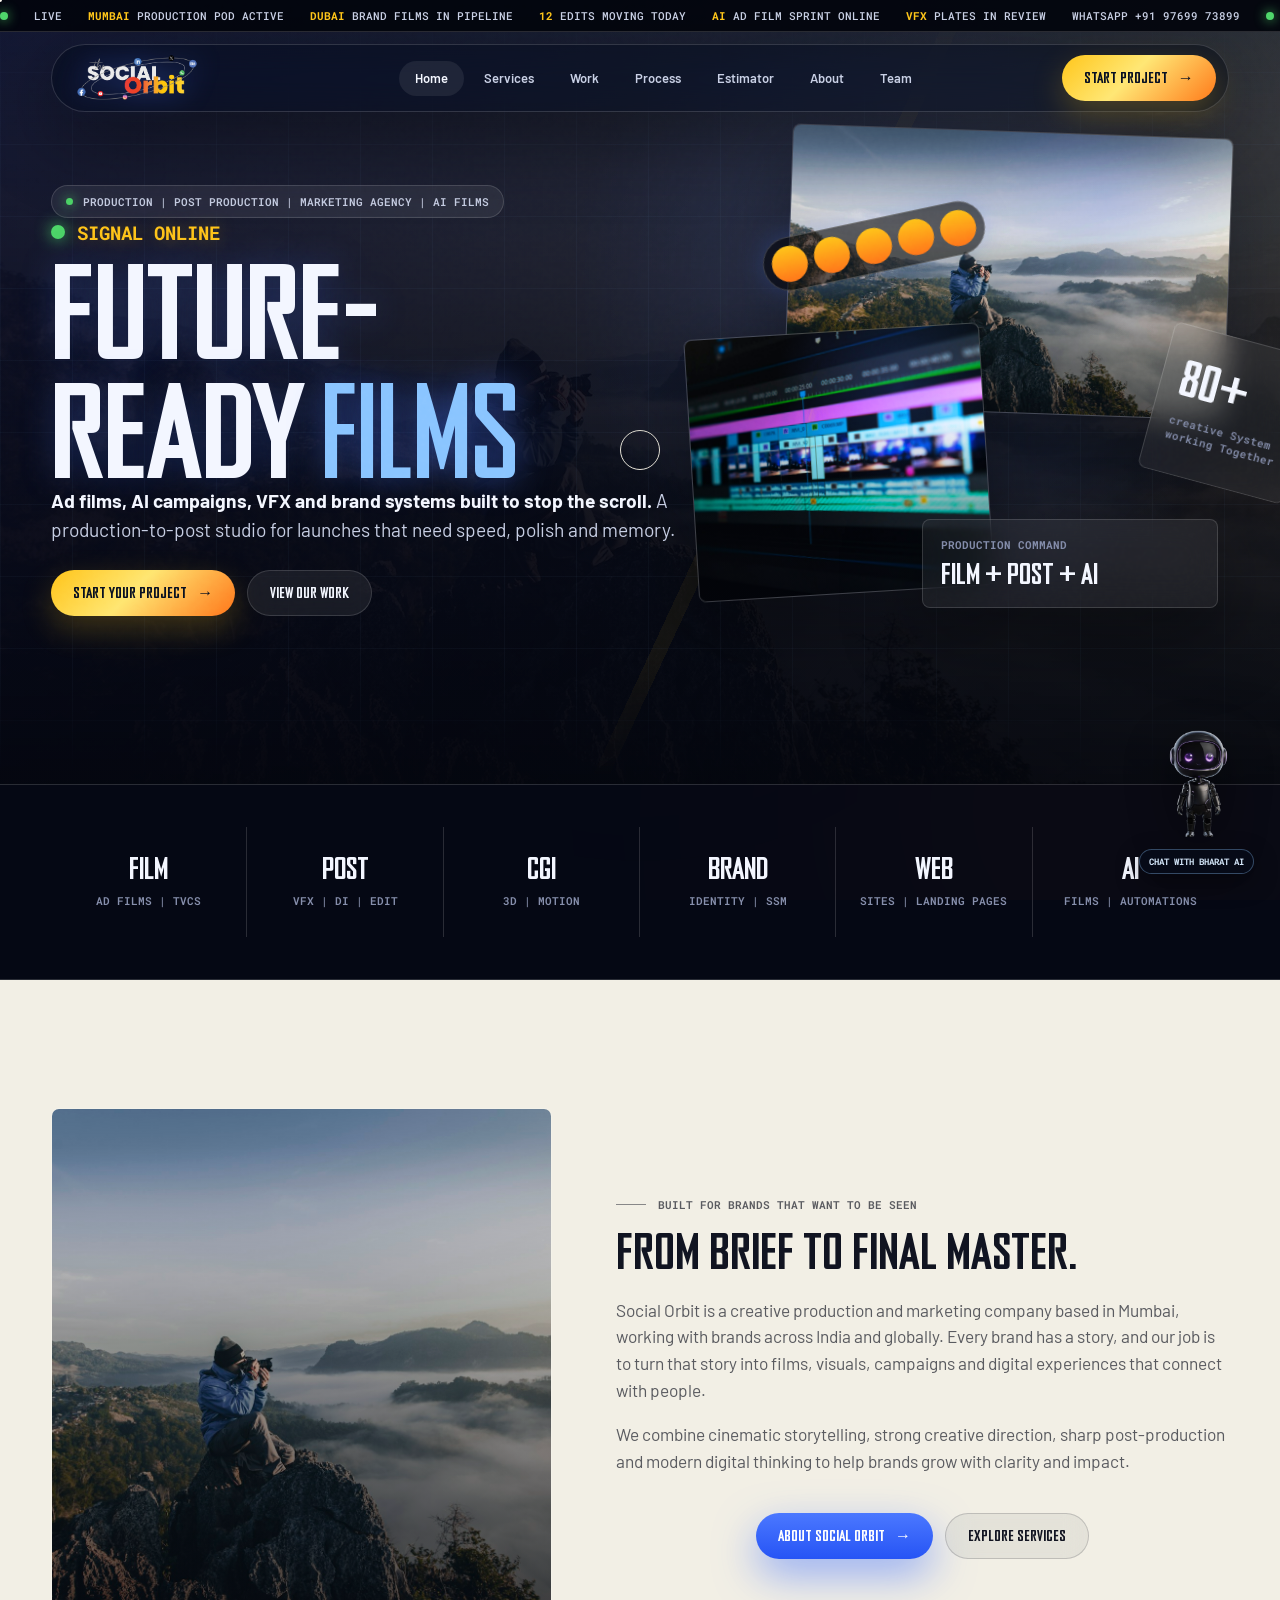
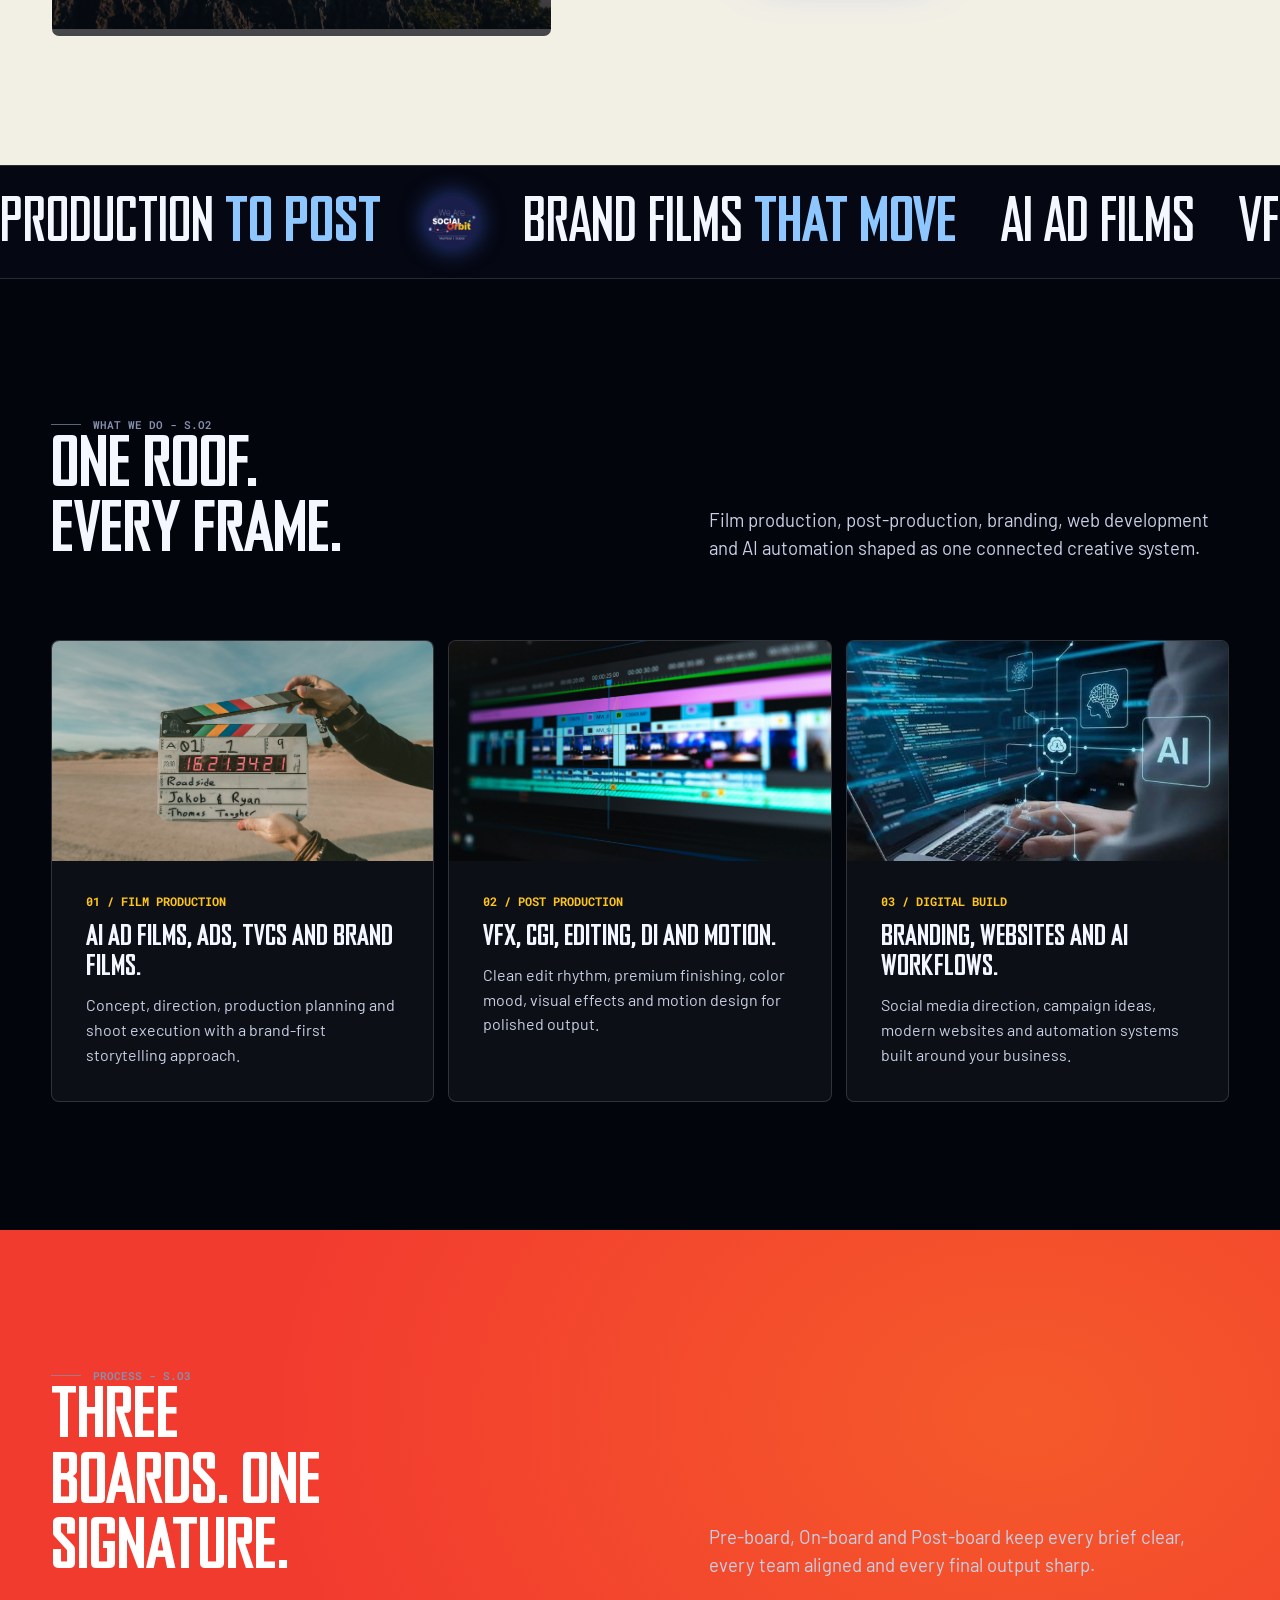
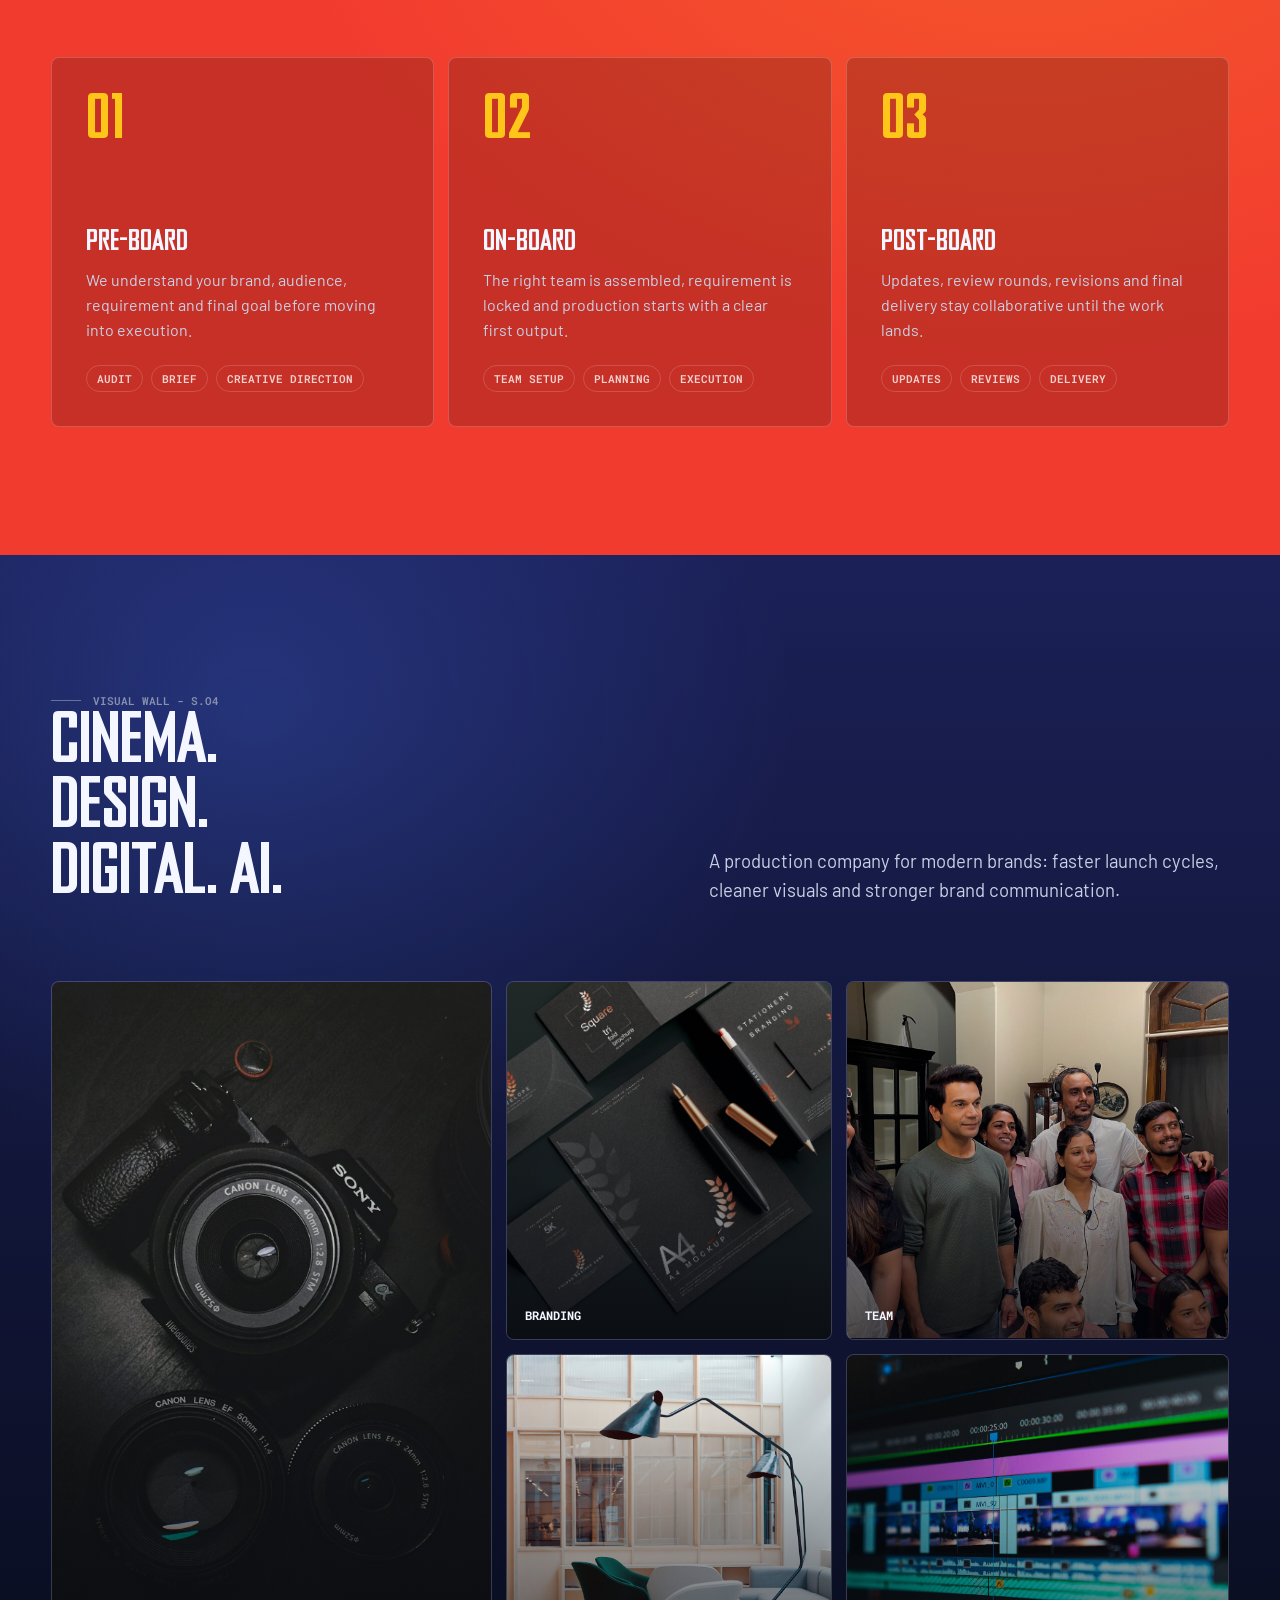
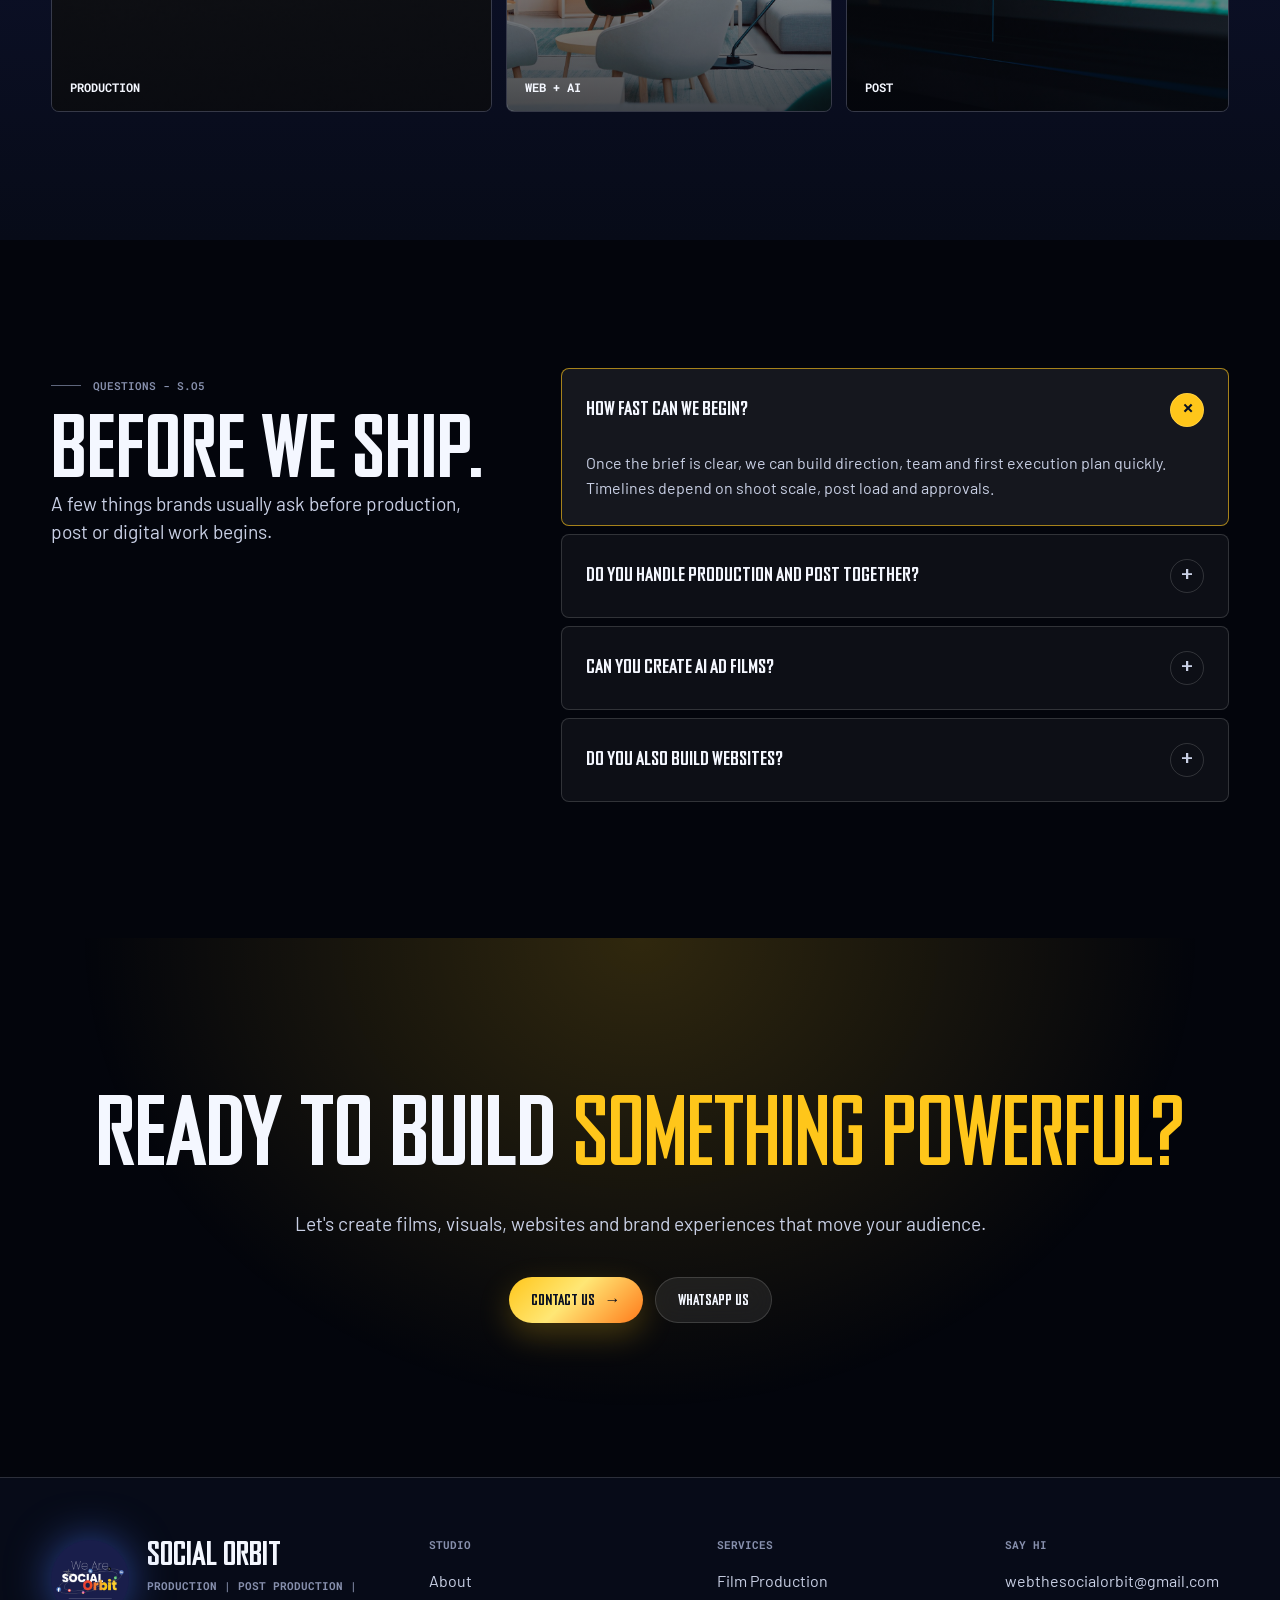
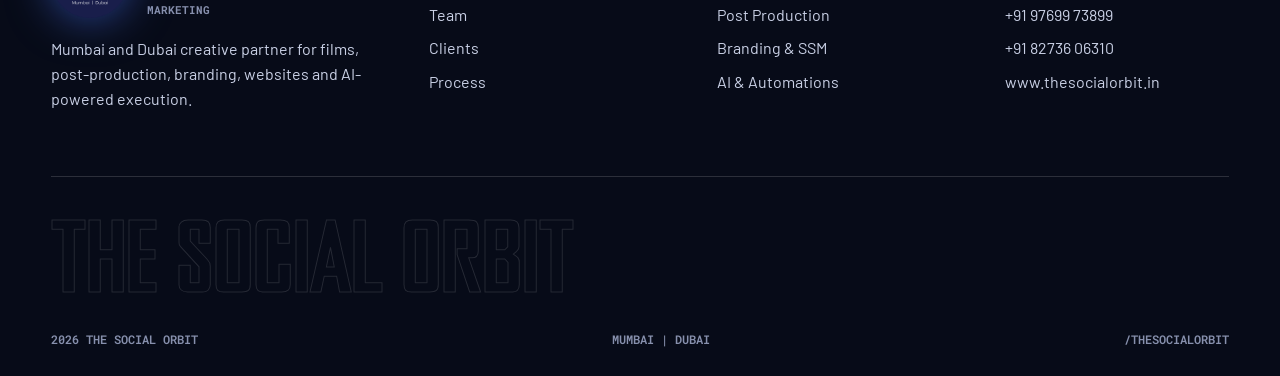
<file: index.html>
<!DOCTYPE html>
<html lang="en">
<head>
  <meta charset="utf-8">
  <meta name="viewport" content="width=device-width, initial-scale=1">
  <title>The Social Orbit | Ad Film &amp; AI Film Production Company Mumbai</title>
  <meta name="description" content="The Social Orbit is a Mumbai-based film production company specializing in ad films, TVCs, AI ad films, brand films, VFX, CGI, editing and post-production.">
  <link rel="canonical" href="https://www.thesocialorbit.in/">
  <meta name="robots" content="index, follow, max-image-preview:large">
  <meta property="og:type" content="website">
  <meta property="og:site_name" content="The Social Orbit">
  <meta property="og:locale" content="en_IN">
  <meta property="og:url" content="https://www.thesocialorbit.in/">
  <meta property="og:title" content="The Social Orbit | Ad Film &amp; AI Film Production Company Mumbai">
  <meta property="og:description" content="The Social Orbit is a Mumbai-based film production company specializing in ad films, TVCs, AI ad films, brand films, VFX, CGI, editing and post-production.">
  <meta property="og:image" content="https://www.thesocialorbit.in/assets/images/social-orbit-link-preview.jpg">
  <meta property="og:image:width" content="1323">
  <meta property="og:image:height" content="768">
  <meta property="og:image:alt" content="The Social Orbit logo and film services with a futuristic AI robot above the Mumbai skyline.">
  <meta name="twitter:card" content="summary_large_image">
  <meta name="twitter:title" content="The Social Orbit | Ad Film &amp; AI Film Production Company Mumbai">
  <meta name="twitter:description" content="The Social Orbit is a Mumbai-based film production company specializing in ad films, TVCs, AI ad films, brand films, VFX, CGI, editing and post-production.">
  <meta name="twitter:image" content="https://www.thesocialorbit.in/assets/images/social-orbit-link-preview.jpg">
  <meta name="twitter:image:alt" content="The Social Orbit logo and film services with a futuristic AI robot above the Mumbai skyline.">
  <script type="application/ld+json">
  {
    "@context": "https://schema.org",
    "@graph": [
      {
        "@type": "Organization",
        "@id": "https://www.thesocialorbit.in/#organization",
        "name": "The Social Orbit",
        "url": "https://www.thesocialorbit.in/",
        "description": "The Social Orbit is a Mumbai-based film production company specializing in ad films, TVCs, AI ad films, brand films, VFX, CGI, editing and post-production.",
        "logo": "https://www.thesocialorbit.in/assets/images/social-orbit-wide.png",
        "email": "webthesocialorbit@gmail.com",
        "telephone": ["+919769973899", "+918273606310"],
        "areaServed": [
          {
            "@type": "City",
            "name": "Mumbai",
            "containedInPlace": {
              "@type": "State",
              "name": "Maharashtra",
              "containedInPlace": {
                "@type": "Country",
                "name": "India"
              }
            }
          },
          {
            "@type": "City",
            "name": "Dubai",
            "containedInPlace": {
              "@type": "Country",
              "name": "United Arab Emirates"
            }
          }
        ]
      },
      {
        "@type": "WebSite",
        "@id": "https://www.thesocialorbit.in/#website",
        "url": "https://www.thesocialorbit.in/",
        "name": "The Social Orbit",
        "publisher": {
          "@id": "https://www.thesocialorbit.in/#organization"
        },
        "inLanguage": "en-IN"
      },
      {
        "@type": "WebPage",
        "@id": "https://www.thesocialorbit.in/#webpage",
        "url": "https://www.thesocialorbit.in/",
        "name": "The Social Orbit | Ad Film & AI Film Production Company Mumbai",
        "description": "The Social Orbit is a Mumbai-based film production company specializing in ad films, TVCs, AI ad films, brand films, VFX, CGI, editing and post-production.",
        "isPartOf": {
          "@id": "https://www.thesocialorbit.in/#website"
        },
        "about": {
          "@id": "https://www.thesocialorbit.in/#organization"
        },
        "inLanguage": "en-IN"
      }
    ]
  }
  </script>
  <link rel="icon" href="assets/images/social-orbit-mark.png">
  <link rel="stylesheet" href="assets/css/styles.css?v=hero-cards-square-20261126">
</head>
<body>
  <div class="aurora" aria-hidden="true"></div>
  <div class="spot" aria-hidden="true"></div>
  <div class="progress" aria-hidden="true"></div>
  <div class="cursor-ring" aria-hidden="true"></div>
  <div class="cursor-dot" aria-hidden="true"></div>

  <div class="live" aria-hidden="true">
    <div class="live__inner">
      <span class="dot"></span><span>LIVE</span><span><b>Mumbai</b> production pod active</span><span><b>Dubai</b> brand films in pipeline</span><span><b>12</b> edits moving today</span><span><b>AI</b> ad film sprint online</span><span><b>VFX</b> plates in review</span><span>WhatsApp +91 97699 73899</span>
      <span class="dot"></span><span>LIVE</span><span><b>Mumbai</b> production pod active</span><span><b>Dubai</b> brand films in pipeline</span><span><b>12</b> edits moving today</span><span><b>AI</b> ad film sprint online</span><span><b>VFX</b> plates in review</span><span>WhatsApp +91 97699 73899</span>
    </div>
  </div>

  <div class="nav-wrap">
    <nav class="nav" aria-label="Primary navigation">
      <a class="nav__brand" href="index.html" data-magnetic>
        <img class="nav__logo" src="assets/images/social-orbit-wide-white.png" alt="The Social Orbit" width="3000" height="1181">
      </a>
      <div class="nav__links">
        <a class="nav__link" data-nav href="index.html">Home</a>
        <a class="nav__link" data-nav href="services.html">Services</a>
        <a class="nav__link" data-nav href="work.html">Work</a>
        <a class="nav__link" data-nav href="process.html">Process</a>
        <a class="nav__link" data-nav href="calculator.html">Estimator</a>
        <a class="nav__link" data-nav href="about.html">About</a>
        <a class="nav__link" data-nav href="team.html">Team</a>
      </div>
      <a class="nav__cta" href="contact.html" data-magnetic>Start Project <span class="arrow">&rarr;</span></a>
      <button class="nav__burger" type="button" aria-label="Open menu" aria-expanded="false" aria-controls="mobile-menu" data-menu-open>
        <span class="nav__burger-lines" aria-hidden="true"><span></span><span></span></span>
      </button>
    </nav>
  </div>

  <aside class="menu" id="mobile-menu" aria-hidden="true">
    <div class="menu__top">
      <span class="eyebrow">Menu - S.O 2026</span>
      <button class="menu__close" type="button" aria-label="Close menu" data-menu-close><span></span><span></span></button>
    </div>
    <nav class="menu__nav" aria-label="Mobile navigation">
      <a class="menu__item" href="services.html"><span class="menu__n">01</span><span class="menu__t">Services</span><span class="menu__a">&rarr;</span></a>
      <a class="menu__item" href="work.html"><span class="menu__n">02</span><span class="menu__t">Work</span><span class="menu__a">&rarr;</span></a>
      <a class="menu__item" href="process.html"><span class="menu__n">03</span><span class="menu__t">Process</span><span class="menu__a">&rarr;</span></a>
      <a class="menu__item" href="calculator.html"><span class="menu__n">04</span><span class="menu__t">Estimator</span><span class="menu__a">&rarr;</span></a>
      <a class="menu__item" href="team.html"><span class="menu__n">05</span><span class="menu__t">Team</span><span class="menu__a">&rarr;</span></a>
      <a class="menu__item" href="clients.html"><span class="menu__n">06</span><span class="menu__t">Clients</span><span class="menu__a">&rarr;</span></a>
      <a class="menu__item" href="contact.html"><span class="menu__n">07</span><span class="menu__t">Contact</span><span class="menu__a">&rarr;</span></a>
    </nav>
    <div class="menu__foot">
      <span>Mumbai | Dubai</span>
      <span>webthesocialorbit@gmail.com</span>
    </div>
  </aside>
  <div class="menu-scrim" data-menu-scrim aria-hidden="true"></div>

  <main>
    <section class="hero" style="--hero-image:url('../images/camera-studio.jpg')">
      <div class="hero__copy">
        <div class="hero__top reveal">
          <span class="tag"><i></i>Production | Post Production | Marketing Agency | Ai Films</span>
        </div>
        <h1 class="hero__h reveal">
          <span class="hero__script">Signal online</span><br>
          Future-Ready <span class="ko blue">Films</span>
        </h1>
      </div>
      <div class="hero-showcase reveal" aria-hidden="true">
        <div class="hero-showcase__media hero-showcase__media--wide"><video src="assets/videos/homepage-hero-ai-film.mp4" poster="assets/images/camera-studio.jpg" autoplay muted loop playsinline preload="metadata"></video></div>
        <div class="hero-showcase__media hero-showcase__media--tall"><video src="assets/videos/hero-feature.mp4" poster="assets/images/post-production.jpg" autoplay muted loop playsinline preload="metadata"></video></div>
        <div class="hero-showcase__chip"><span>Production Command</span><strong>Film + Post + AI</strong></div>
        <div class="hero-showcase__reel"><i></i><i></i><i></i><i></i><i></i></div>
      </div>
      <div class="hero__bottom">
        <p class="lede reveal"><b>Ad films, AI campaigns, VFX and brand systems built to stop the scroll.</b> A production-to-post studio for launches that need speed, polish and memory.</p>
        <div class="hero__ctas reveal">
          <a class="btn btn--primary" href="contact.html" data-magnetic>Start Your Project <span class="arrow">&rarr;</span></a>
          <a class="btn btn--ghost" href="work.html" data-magnetic>View Our Work</a>
        </div>
      </div>
      <div class="hero__stat reveal">
        <div class="n"><span data-count="80" data-duration="2400" data-suffix="+">0</span></div>
        <div class="lab">creative System<br>working Together</div>
      </div>
    </section>

    <section class="awards">
      <div class="wrap">
        <div class="awards__row">
          <div class="award reveal"><div><div class="v">Film</div><div class="l">Ad films | TVCs</div></div></div>
          <div class="award reveal"><div><div class="v">Post</div><div class="l">VFX | DI | Edit</div></div></div>
          <div class="award reveal"><div><div class="v">CGI</div><div class="l">3D | Motion</div></div></div>
          <div class="award reveal"><div><div class="v">Brand</div><div class="l">Identity | SSM</div></div></div>
          <div class="award reveal"><div><div class="v">Web</div><div class="l">Sites | Landing pages</div></div></div>
          <div class="award reveal"><div><div class="v">AI</div><div class="l">Films | Automations</div></div></div>
        </div>
      </div>
    </section>

    <section class="section section--cream">
      <div class="wrap split">
        <div class="split__media reveal">
          <video src="assets/videos/homepage-brand-story.mp4" poster="assets/images/camera-studio.jpg" autoplay muted loop playsinline preload="metadata" aria-label="Cinematic brand story preview"></video>
        </div>
        <div class="split__copy reveal">
          <span class="eyebrow">Built for brands that want to be seen</span>
          <h3>From brief to final master.</h3>
          <p>Social Orbit is a creative production and marketing company based in Mumbai, working with brands across India and globally. Every brand has a story, and our job is to turn that story into films, visuals, campaigns and digital experiences that connect with people.</p>
          <p>We combine cinematic storytelling, strong creative direction, sharp post-production and modern digital thinking to help brands grow with clarity and impact.</p>
          <div class="cta-row">
            <a class="btn btn--blue" href="about.html">About Social Orbit <span class="arrow">&rarr;</span></a>
            <a class="btn btn--ghost" href="services.html">Explore Services</a>
          </div>
        </div>
      </div>
    </section>

    <div class="marquee">
      <div class="marquee__inner">
        <span>Production <em>to post</em></span><span class="marquee__glyph"><img src="assets/images/social-orbit-mark.png" alt="" width="1920" height="1920" loading="lazy"></span><span>Brand films <em>that move</em></span><span>AI ad films</span><span>VFX | CGI | DI</span>
        <span>Production <em>to post</em></span><span class="marquee__glyph"><img src="assets/images/social-orbit-mark.png" alt="" width="1920" height="1920" loading="lazy"></span><span>Brand films <em>that move</em></span><span>AI ad films</span><span>VFX | CGI | DI</span>
      </div>
    </div>

    <section class="section">
      <div class="wrap">
        <div class="section-head">
          <div>
            <span class="eyebrow">What we do - S.O2</span>
            <h2>One roof. Every frame.</h2>
          </div>
          <p>Film production, post-production, branding, web development and AI automation shaped as one connected creative system.</p>
        </div>
        <div class="grid grid--3">
          <article class="service-card reveal">
            <div class="service-card__media"><img src="assets/images/production-set.jpg" alt="Film production scene" width="1800" height="1216" loading="lazy"></div>
            <div class="service-card__body">
              <div class="kicker">01 / Film Production</div>
              <h3>AI ad films, ads, TVCs and brand films.</h3>
              <p>Concept, direction, production planning and shoot execution with a brand-first storytelling approach.</p>
            </div>
          </article>
          <article class="service-card reveal">
            <div class="service-card__media"><img src="assets/images/post-production.jpg" alt="Video editing and color grading workspace" width="1600" height="1067" loading="lazy"></div>
            <div class="service-card__body">
              <div class="kicker">02 / Post Production</div>
              <h3>VFX, CGI, editing, DI and motion.</h3>
              <p>Clean edit rhythm, premium finishing, color mood, visual effects and motion design for polished output.</p>
            </div>
          </article>
          <article class="service-card reveal">
            <div class="service-card__media"><img src="assets/images/web-development.jpg" alt="Website development workspace" width="1600" height="1065" loading="lazy"></div>
            <div class="service-card__body">
              <div class="kicker">03 / Digital Build</div>
              <h3>Branding, websites and AI workflows.</h3>
              <p>Social media direction, campaign ideas, modern websites and automation systems built around your business.</p>
            </div>
          </article>
        </div>
      </div>
    </section>

    <section class="section section--coral">
      <div class="wrap">
        <div class="section-head">
          <div>
            <span class="eyebrow">Process - S.O3</span>
            <h2>Three boards. One signature.</h2>
          </div>
          <p>Pre-board, On-board and Post-board keep every brief clear, every team aligned and every final output sharp.</p>
        </div>
        <div class="process-grid">
          <article class="process-card reveal">
            <div class="process-card__n">01</div>
            <div>
              <h3>Pre-board</h3>
              <p>We understand your brand, audience, requirement and final goal before moving into execution.</p>
              <ul class="focus-list"><li>Audit</li><li>Brief</li><li>Creative direction</li></ul>
            </div>
          </article>
          <article class="process-card reveal">
            <div class="process-card__n">02</div>
            <div>
              <h3>On-board</h3>
              <p>The right team is assembled, requirement is locked and production starts with a clear first output.</p>
              <ul class="focus-list"><li>Team setup</li><li>Planning</li><li>Execution</li></ul>
            </div>
          </article>
          <article class="process-card reveal">
            <div class="process-card__n">03</div>
            <div>
              <h3>Post-board</h3>
              <p>Updates, review rounds, revisions and final delivery stay collaborative until the work lands.</p>
              <ul class="focus-list"><li>Updates</li><li>Reviews</li><li>Delivery</li></ul>
            </div>
          </article>
        </div>
      </div>
    </section>

    <section class="section section--blue">
      <div class="wrap">
        <div class="section-head">
          <div>
            <span class="eyebrow">Visual wall - S.O4</span>
            <h2>Cinema. Design. Digital. AI.</h2>
          </div>
          <p>A production company for modern brands: faster launch cycles, cleaner visuals and stronger brand communication.</p>
        </div>
        <div class="image-wall">
          <div class="image-card reveal"><video src="assets/videos/homepage-fragrance-production.mp4" poster="assets/images/studio-light.jpg" autoplay muted loop playsinline preload="metadata" aria-label="Premium fragrance bottle production film"></video><span class="image-card__label">Production</span></div>
          <div class="image-card reveal"><img src="assets/images/branding-stationery-mockup.png" alt="Dark stationery branding mockup with brochures, business cards and a pen" width="1151" height="768" loading="lazy"><span class="image-card__label">Branding</span></div>
          <div class="image-card reveal"><video src="assets/videos/homepage-team.mp4" poster="assets/images/creative-team.jpg" autoplay muted loop playsinline preload="metadata" aria-label="Creative team collaboration preview"></video><span class="image-card__label">Team</span></div>
          <div class="image-card reveal"><video src="assets/videos/homepage-web-ai.mp4" poster="assets/images/workspace.jpg" autoplay muted loop playsinline preload="metadata" aria-label="Website and AI automation showcase"></video><span class="image-card__label">Web + AI</span></div>
          <div class="image-card reveal"><img src="assets/images/post-production.jpg" alt="Post-production edit timeline" width="1600" height="1067" loading="lazy"><span class="image-card__label">Post</span></div>
        </div>
      </div>
    </section>

    <section class="section">
      <div class="wrap faq">
        <div class="faq__sticky reveal">
          <span class="eyebrow">Questions - S.O5</span>
          <h2 class="display-h" style="font-size:clamp(46px,7vw,108px); margin-top:18px;">Before we ship.</h2>
          <p class="lede">A few things brands usually ask before production, post or digital work begins.</p>
        </div>
        <div class="faq__list reveal">
          <details open>
            <summary>How fast can we begin? <span class="faq__icon">+</span></summary>
            <div class="faq__body">Once the brief is clear, we can build direction, team and first execution plan quickly. Timelines depend on shoot scale, post load and approvals.</div>
          </details>
          <details>
            <summary>Do you handle production and post together? <span class="faq__icon">+</span></summary>
            <div class="faq__body">Yes. Social Orbit covers concept, shoot, edit, VFX, CGI, color, motion graphics and final delivery under one roof.</div>
          </details>
          <details>
            <summary>Can you create AI ad films? <span class="faq__icon">+</span></summary>
            <div class="faq__body">Yes. We use AI-assisted visual workflows with creative direction, brand messaging and cinematic finishing for fast, futuristic campaigns.</div>
          </details>
          <details>
            <summary>Do you also build websites? <span class="faq__icon">+</span></summary>
            <div class="faq__body">Yes. We design and develop modern websites, landing pages and digital experiences aligned to the brand identity.</div>
          </details>
        </div>
      </div>
    </section>

    <section class="cta">
      <div class="wrap">
        <h2>Ready to build <span class="ko amber">something powerful?</span></h2>
        <p>Let's create films, visuals, websites and brand experiences that move your audience.</p>
        <div class="cta-row">
          <a class="btn btn--primary" href="contact.html" data-magnetic>Contact Us <span class="arrow">&rarr;</span></a>
          <a class="btn btn--ghost" href="https://wa.me/919769973899" target="_blank" rel="noopener">WhatsApp Us</a>
        </div>
      </div>
    </section>
  </main>

  <footer class="foot">
    <div class="wrap">
      <div class="foot__top">
        <div>
          <div class="foot__brand">
            <img src="assets/images/social-orbit-mark.png" alt="" width="1920" height="1920" loading="lazy">
            <div><strong>Social Orbit</strong><small>Production | Post Production | Marketing</small></div>
          </div>
          <p>Mumbai and Dubai creative partner for films, post-production, branding, websites and AI-powered execution.</p>
        </div>
        <div>
          <h4>Studio</h4>
          <ul>
            <li><a href="about.html">About</a></li>
            <li><a href="team.html">Team</a></li>
            <li><a href="clients.html">Clients</a></li>
            <li><a href="process.html">Process</a></li>
          </ul>
        </div>
        <div>
          <h4>Services</h4>
          <ul>
            <li><a href="services.html#film">Film Production</a></li>
            <li><a href="services.html#post">Post Production</a></li>
            <li><a href="services.html#branding">Branding &amp; SSM</a></li>
            <li><a href="services.html#ai">AI &amp; Automations</a></li>
          </ul>
        </div>
        <div>
          <h4>Say Hi</h4>
          <ul>
            <li><a href="mailto:webthesocialorbit@gmail.com">webthesocialorbit@gmail.com</a></li>
            <li><a href="tel:+919769973899">+91 97699 73899</a></li>
            <li><a href="tel:+918273606310">+91 82736 06310</a></li>
            <li><a href="https://www.thesocialorbit.in">www.thesocialorbit.in</a></li>
          </ul>
        </div>
      </div>
      <div class="foot__word">The Social Orbit</div>
      <div class="foot__bottom">
        <span>2026 The Social Orbit</span>
        <span>Mumbai | Dubai</span>
        <span>/thesocialorbit</span>
      </div>
    </div>
  </footer>

  <script src="assets/js/site.js?v=estimator-menu-20261126"></script>
</body>
</html>
</file>
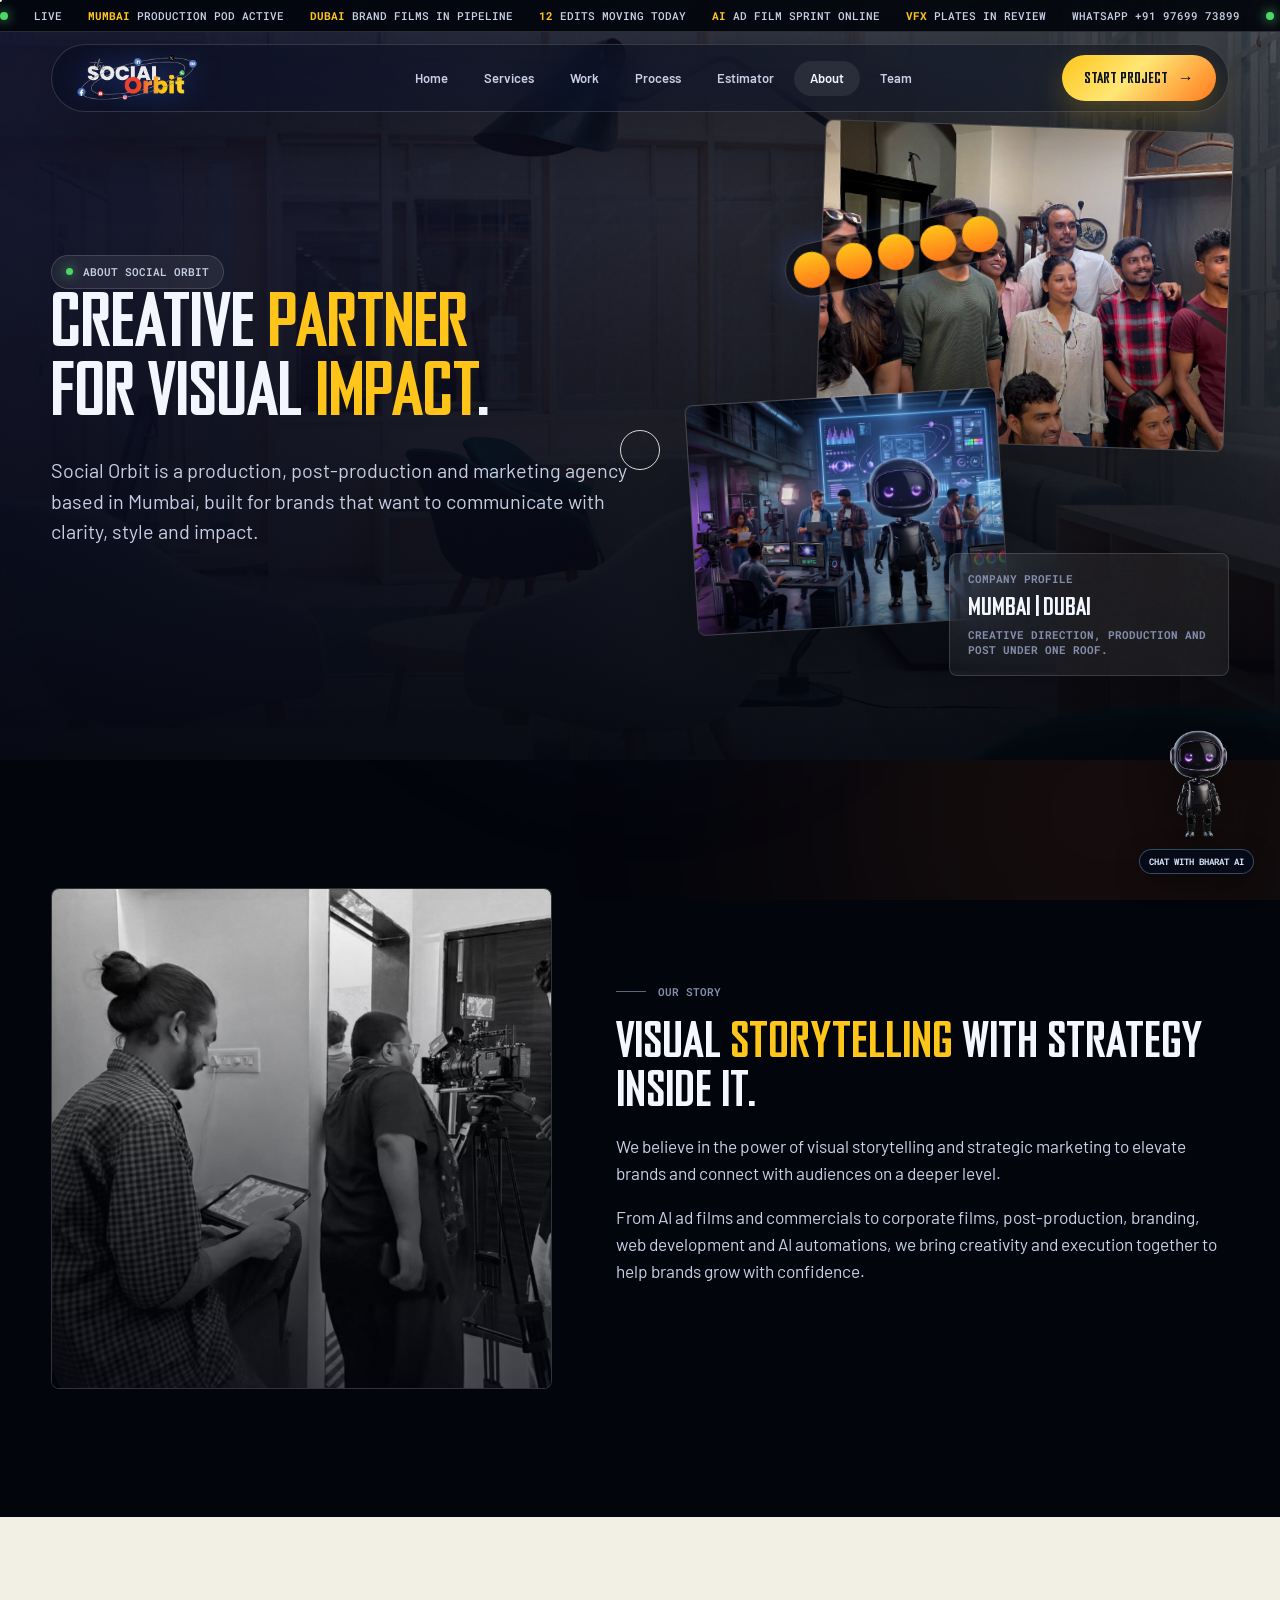
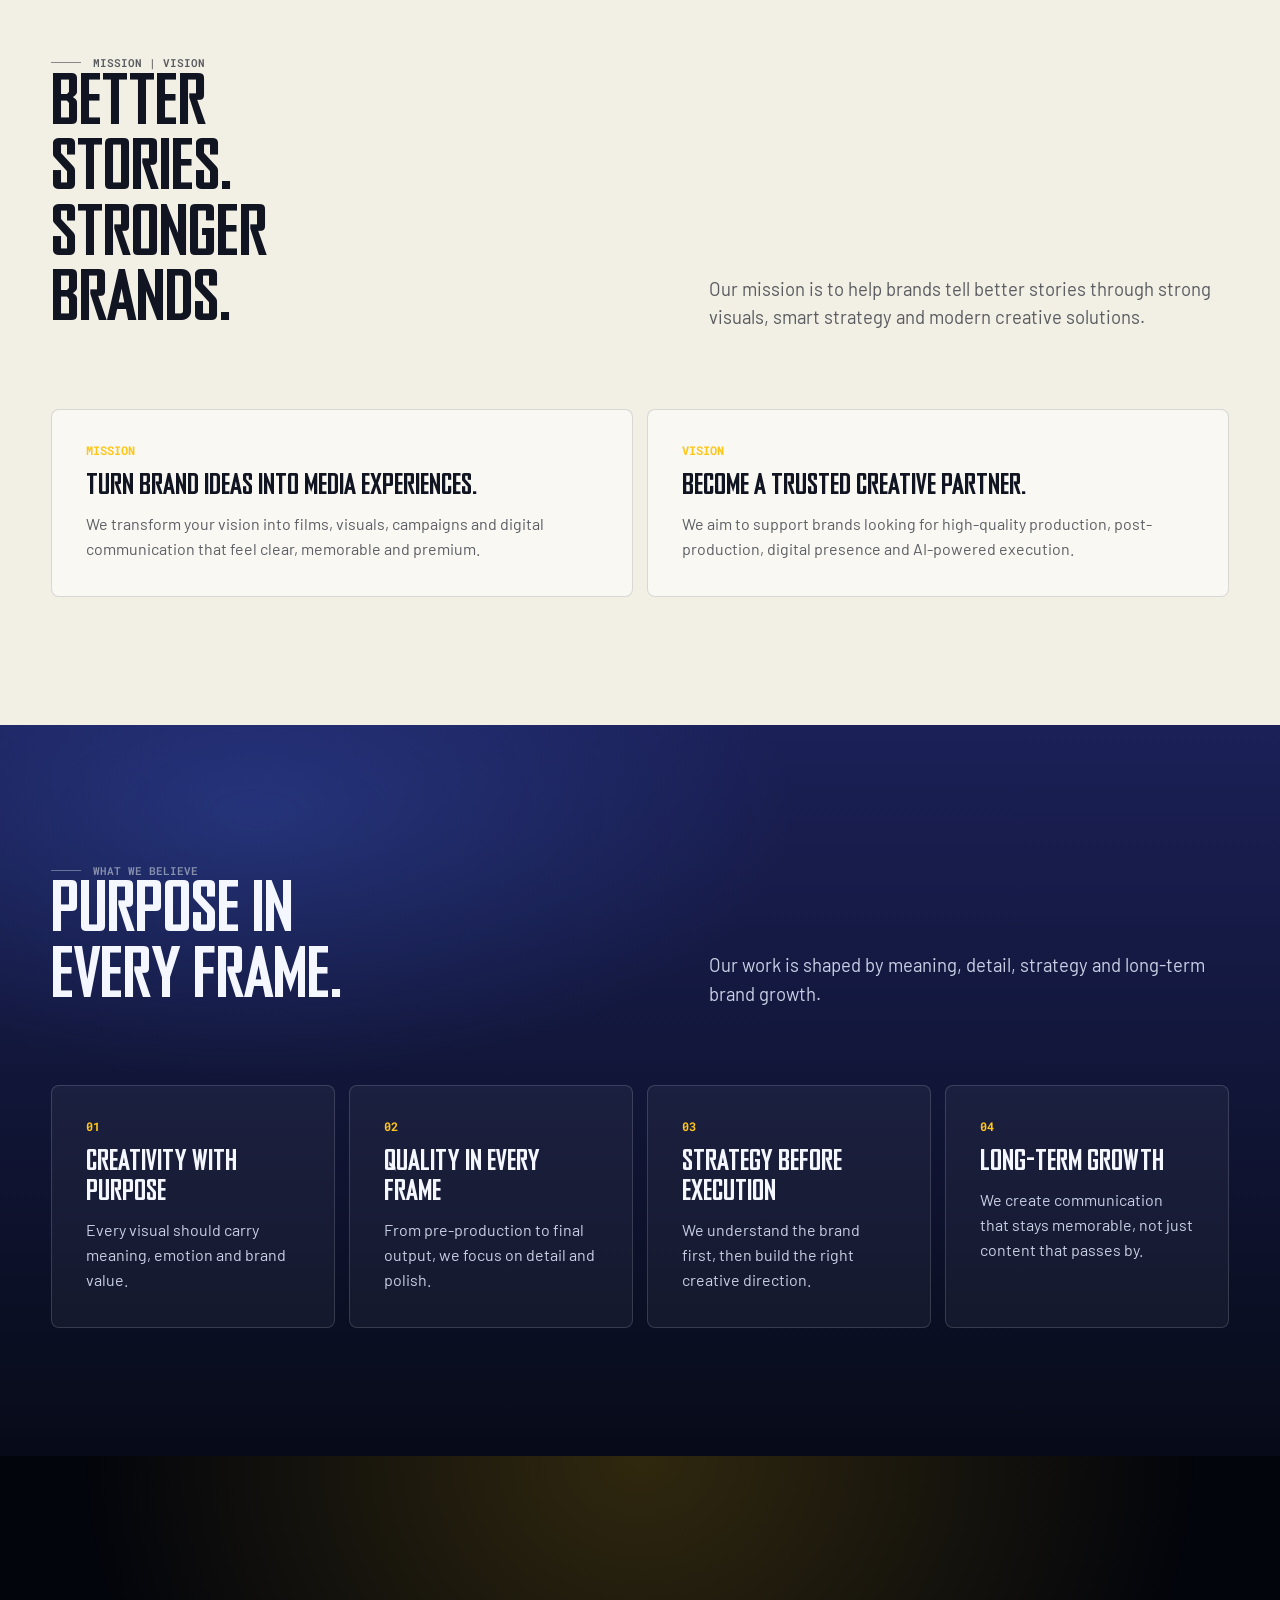
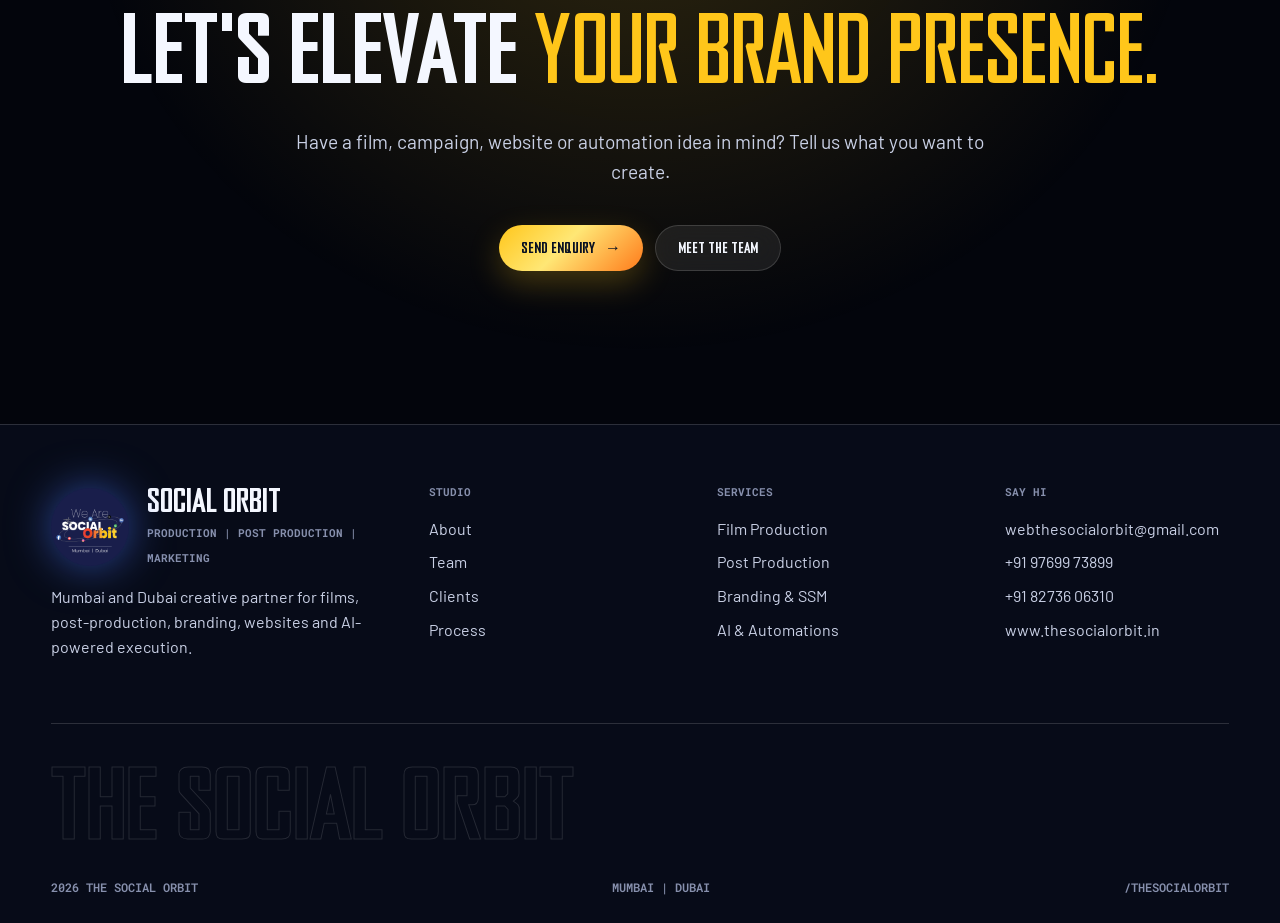
<file: about.html>
<!DOCTYPE html>
<html lang="en">
<head>
  <meta charset="utf-8">
  <meta name="viewport" content="width=device-width, initial-scale=1">
  <title>About The Social Orbit | Film Production Company Mumbai</title>
  <meta name="description" content="Learn about The Social Orbit, a film production and post-production company based in Mumbai and serving brands across India and Dubai.">
  <link rel="canonical" href="https://www.thesocialorbit.in/about.html">
  <meta name="robots" content="index, follow, max-image-preview:large">
  <meta property="og:type" content="website">
  <meta property="og:site_name" content="The Social Orbit">
  <meta property="og:locale" content="en_IN">
  <meta property="og:url" content="https://www.thesocialorbit.in/about.html">
  <meta property="og:title" content="About The Social Orbit | Film Production Company Mumbai">
  <meta property="og:description" content="Learn about The Social Orbit, a film production and post-production company based in Mumbai and serving brands across India and Dubai.">
  <meta property="og:image" content="https://www.thesocialorbit.in/assets/images/creative-team.jpg">
  <meta property="og:image:alt" content="Creative team planning a production.">
  <meta name="twitter:card" content="summary_large_image">
  <meta name="twitter:title" content="About The Social Orbit | Film Production Company Mumbai">
  <meta name="twitter:description" content="Learn about The Social Orbit, a film production and post-production company based in Mumbai and serving brands across India and Dubai.">
  <meta name="twitter:image" content="https://www.thesocialorbit.in/assets/images/creative-team.jpg">
  <meta name="twitter:image:alt" content="Creative team planning a production.">
  <link rel="icon" href="assets/images/social-orbit-mark.png">
  <link rel="stylesheet" href="assets/css/styles.css?v=about-centered-copy-20261126">
</head>
<body>
  <div data-chrome></div>
  <main>
    <section class="subhero subhero--visual-fit" style="--hero-image:url('../images/workspace.jpg')">
      <div class="subhero__copy">
        <span class="tag reveal"><i></i>About Social Orbit</span>
        <h1 class="reveal">Creative <span class="amber">partner</span> for visual <span class="amber">impact</span>.</h1>
        <p class="reveal">Social Orbit is a production, post-production and marketing agency based in Mumbai, built for brands that want to communicate with clarity, style and impact.</p>
      </div>
      <div class="landing-visual reveal" aria-hidden="true">
        <div class="landing-visual__frame landing-visual__frame--main"><img src="assets/images/creative-team.jpg" alt="" width="1600" height="1067"></div>
        <div class="landing-visual__frame landing-visual__frame--secondary"><img src="assets/images/about-hero-ai-studio.png" alt="" width="1376" height="768"></div>
        <div class="landing-visual__info"><span>Company Profile</span><strong>Mumbai | Dubai</strong><small>Creative direction, production and post under one roof.</small></div>
        <div class="landing-visual__film"><i></i><i></i><i></i><i></i><i></i></div>
      </div>
    </section>

    <section class="section">
      <div class="wrap split">
        <div class="split__media split__media--square reveal">
          <img src="assets/images/about-production-team.png" alt="Film crew coordinating a camera setup on location" width="768" height="1031" loading="lazy">
        </div>
        <div class="split__copy reveal">
          <span class="eyebrow">Our story</span>
          <h3>Visual <span class="amber">storytelling</span> with strategy inside it.</h3>
          <p>We believe in the power of visual storytelling and strategic marketing to elevate brands and connect with audiences on a deeper level.</p>
          <p>From AI ad films and commercials to corporate films, post-production, branding, web development and AI automations, we bring creativity and execution together to help brands grow with confidence.</p>
        </div>
      </div>
    </section>

    <section class="section section--cream">
      <div class="wrap">
        <div class="section-head">
          <div>
            <span class="eyebrow">Mission | Vision</span>
            <h2>Better stories. Stronger brands.</h2>
          </div>
          <p>Our mission is to help brands tell better stories through strong visuals, smart strategy and modern creative solutions.</p>
        </div>
        <div class="grid grid--2">
          <article class="value reveal">
            <div class="kicker">Mission</div>
            <h3>Turn brand ideas into media experiences.</h3>
            <p>We transform your vision into films, visuals, campaigns and digital communication that feel clear, memorable and premium.</p>
          </article>
          <article class="value reveal">
            <div class="kicker">Vision</div>
            <h3>Become a trusted creative partner.</h3>
            <p>We aim to support brands looking for high-quality production, post-production, digital presence and AI-powered execution.</p>
          </article>
        </div>
      </div>
    </section>

    <section class="section section--blue">
      <div class="wrap">
        <div class="section-head">
          <div>
            <span class="eyebrow">What we believe</span>
            <h2>Purpose in every frame.</h2>
          </div>
          <p>Our work is shaped by meaning, detail, strategy and long-term brand growth.</p>
        </div>
        <div class="grid grid--4">
          <article class="value reveal"><div class="kicker">01</div><h3>Creativity with purpose</h3><p>Every visual should carry meaning, emotion and brand value.</p></article>
          <article class="value reveal"><div class="kicker">02</div><h3>Quality in every frame</h3><p>From pre-production to final output, we focus on detail and polish.</p></article>
          <article class="value reveal"><div class="kicker">03</div><h3>Strategy before execution</h3><p>We understand the brand first, then build the right creative direction.</p></article>
          <article class="value reveal"><div class="kicker">04</div><h3>Long-term growth</h3><p>We create communication that stays memorable, not just content that passes by.</p></article>
        </div>
      </div>
    </section>

    <section class="cta">
      <div class="wrap">
        <h2>Let's elevate <span class="ko amber">your brand presence.</span></h2>
        <p>Have a film, campaign, website or automation idea in mind? Tell us what you want to create.</p>
        <div class="cta-row">
          <a class="btn btn--primary" href="contact.html">Send Enquiry <span class="arrow">&rarr;</span></a>
          <a class="btn btn--ghost" href="team.html">Meet the Team</a>
        </div>
      </div>
    </section>
  </main>
  <div data-footer></div>
  <script src="assets/js/site.js?v=estimator-menu-20261126"></script>
</body>
</html>
</file>
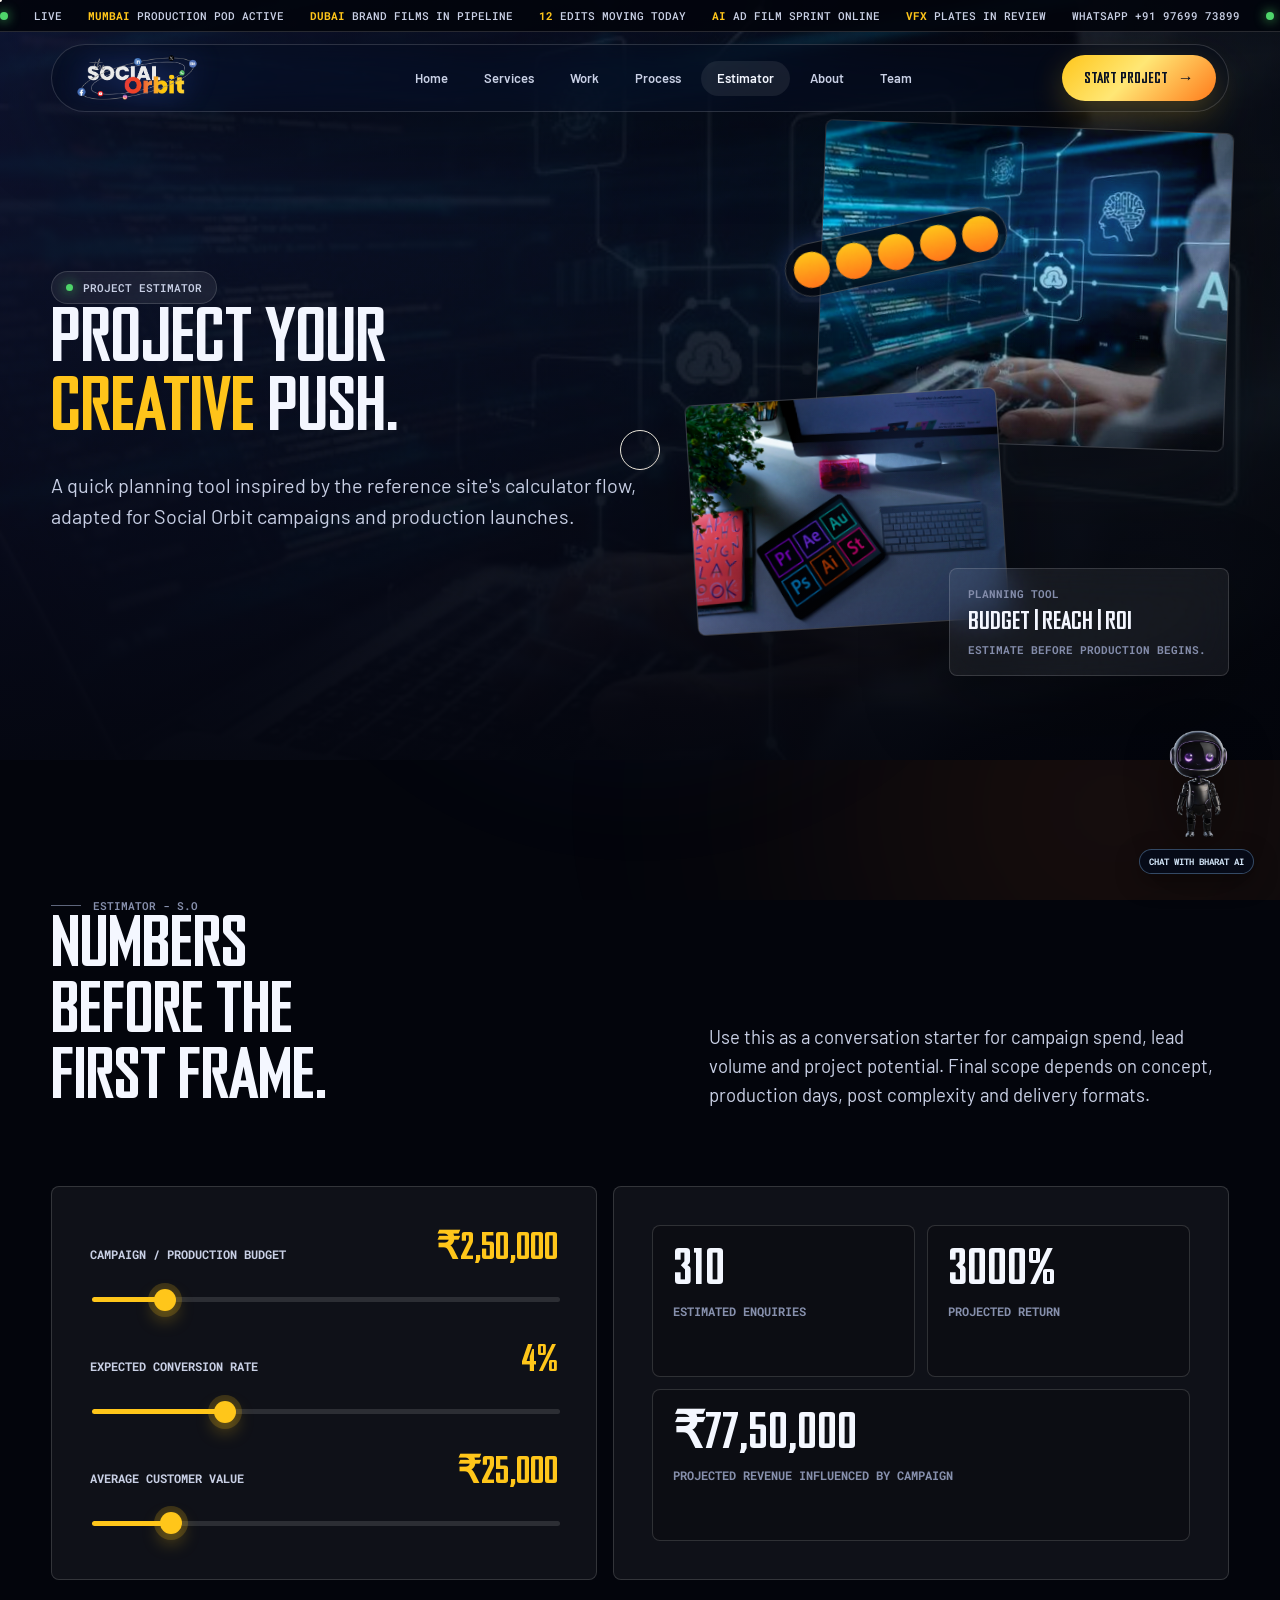
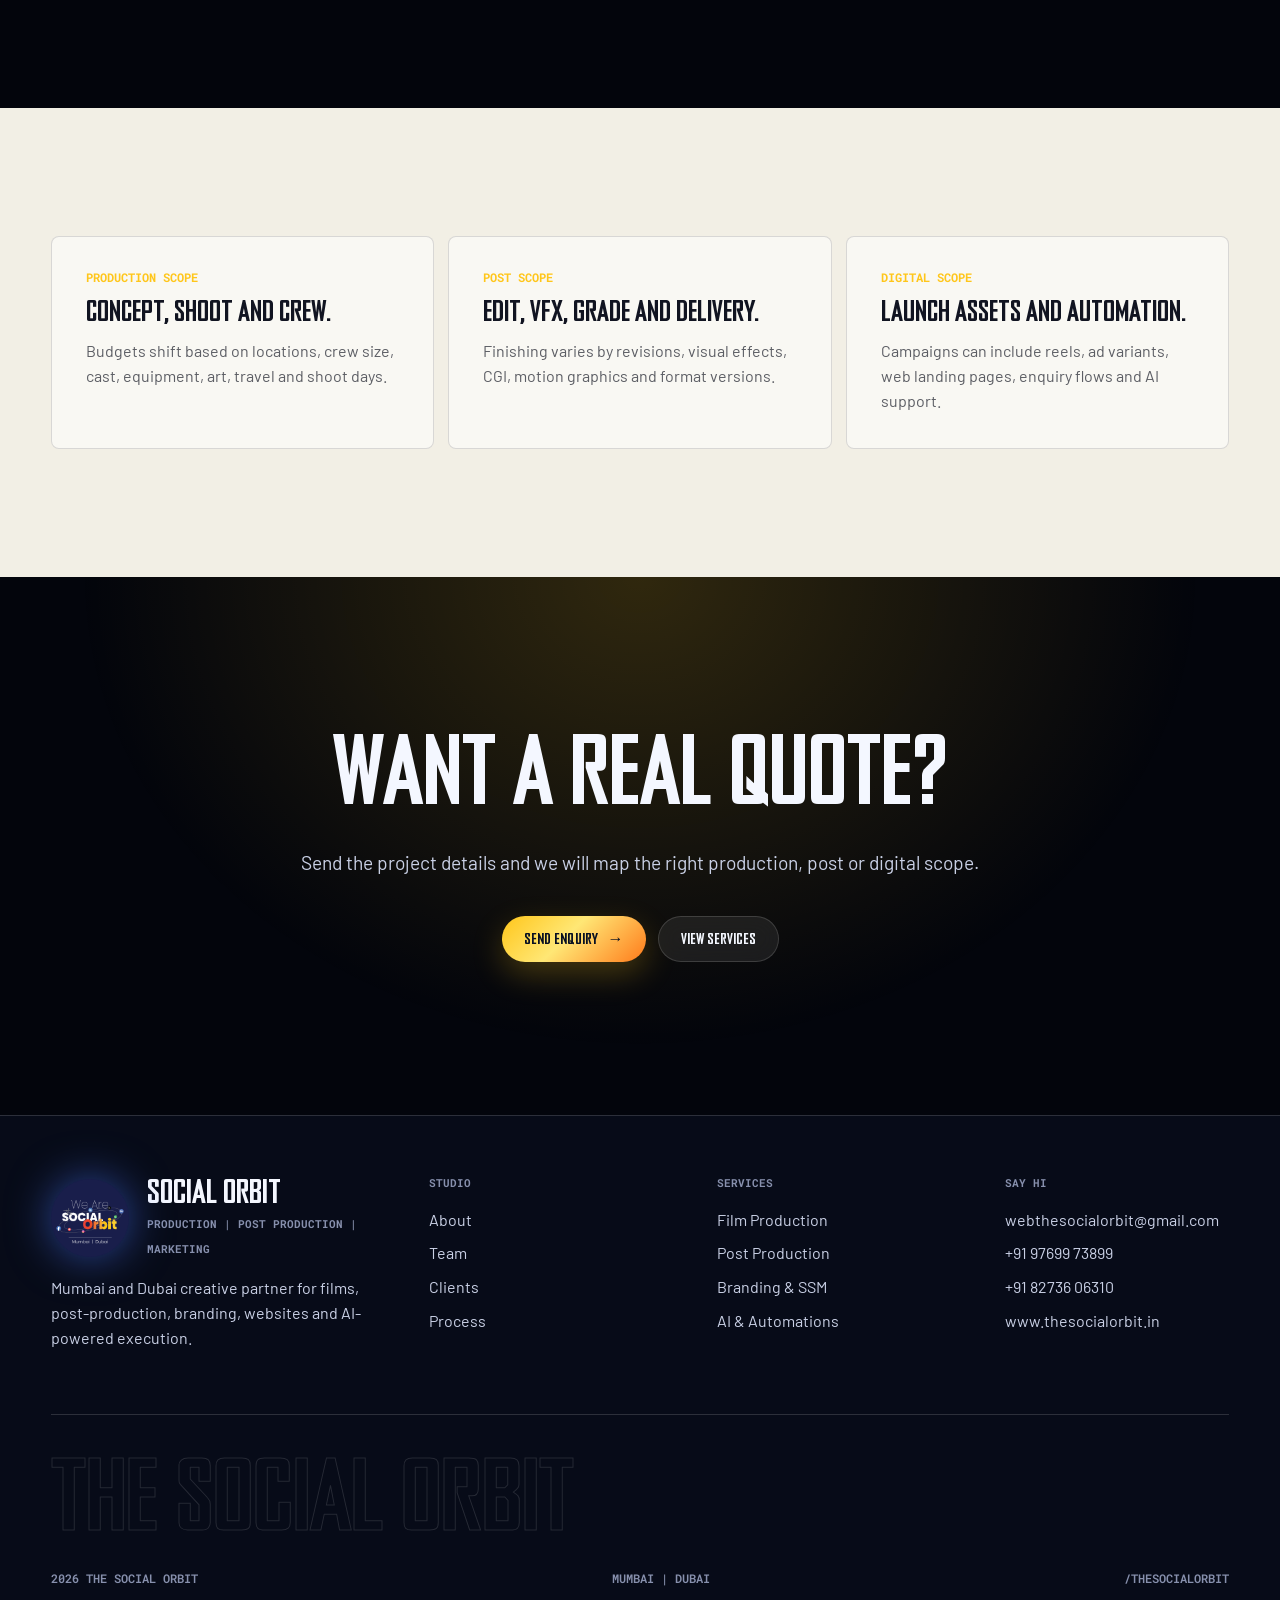
<file: calculator.html>
<!DOCTYPE html>
<html lang="en">
<head>
  <meta charset="utf-8">
  <meta name="viewport" content="width=device-width, initial-scale=1">
  <title>Film Project Estimator | The Social Orbit Mumbai</title>
  <meta name="description" content="Plan a film, post-production, marketing or digital project with The Social Orbit's interactive project estimator.">
  <link rel="canonical" href="https://www.thesocialorbit.in/calculator.html">
  <meta name="robots" content="index, follow, max-image-preview:large">
  <meta property="og:type" content="website">
  <meta property="og:site_name" content="The Social Orbit">
  <meta property="og:locale" content="en_IN">
  <meta property="og:url" content="https://www.thesocialorbit.in/calculator.html">
  <meta property="og:title" content="Film Project Estimator | The Social Orbit Mumbai">
  <meta property="og:description" content="Plan a film, post-production, marketing or digital project with The Social Orbit's interactive project estimator.">
  <meta property="og:image" content="https://www.thesocialorbit.in/assets/images/web-development.jpg">
  <meta property="og:image:alt" content="Website development workspace for digital projects.">
  <meta name="twitter:card" content="summary_large_image">
  <meta name="twitter:title" content="Film Project Estimator | The Social Orbit Mumbai">
  <meta name="twitter:description" content="Plan a film, post-production, marketing or digital project with The Social Orbit's interactive project estimator.">
  <meta name="twitter:image" content="https://www.thesocialorbit.in/assets/images/web-development.jpg">
  <meta name="twitter:image:alt" content="Website development workspace for digital projects.">
  <link rel="icon" href="assets/images/social-orbit-mark.png">
  <link rel="stylesheet" href="assets/css/styles.css?v=estimator-centered-copy-20261126">
</head>
<body>
  <div data-chrome></div>
  <main>
    <section class="subhero subhero--visual-fit" style="--hero-image:url('../images/web-development.jpg')">
      <div class="subhero__copy">
        <span class="tag reveal"><i></i>Project estimator</span>
        <h1 class="reveal">Project your <span class="amber">creative</span> push.</h1>
        <p class="reveal">A quick planning tool inspired by the reference site's calculator flow, adapted for Social Orbit campaigns and production launches.</p>
      </div>
      <div class="landing-visual reveal" aria-hidden="true">
        <div class="landing-visual__frame landing-visual__frame--main"><img src="assets/images/web-development.jpg" alt="" width="1600" height="1065"></div>
        <div class="landing-visual__frame landing-visual__frame--secondary"><img src="assets/images/brand-strategy.jpg" alt="" width="1600" height="1067"></div>
        <div class="landing-visual__info"><span>Planning Tool</span><strong>Budget | Reach | ROI</strong><small>Estimate before production begins.</small></div>
        <div class="landing-visual__film"><i></i><i></i><i></i><i></i><i></i></div>
      </div>
    </section>

    <section class="section" data-estimator>
      <div class="wrap">
        <div class="section-head">
          <div><span class="eyebrow">Estimator - S.O</span><h2>Numbers before the first frame.</h2></div>
          <p>Use this as a conversation starter for campaign spend, lead volume and project potential. Final scope depends on concept, production days, post complexity and delivery formats.</p>
        </div>
        <div class="calc-grid">
          <div class="calc-panel reveal">
            <div class="calc-field">
              <label class="calc-label"><span>Campaign / production budget</span><strong class="calc-value" data-output="budget">INR 0</strong></label>
              <input class="range" data-input="budget" type="range" min="50000" max="1500000" step="25000" value="250000">
            </div>
            <div class="calc-field">
              <label class="calc-label"><span>Expected conversion rate</span><strong class="calc-value" data-output="conversion">0%</strong></label>
              <input class="range" data-input="conversion" type="range" min="1" max="12" step=".5" value="4">
            </div>
            <div class="calc-field">
              <label class="calc-label"><span>Average customer value</span><strong class="calc-value" data-output="value">INR 0</strong></label>
              <input class="range" data-input="value" type="range" min="2500" max="150000" step="2500" value="25000">
            </div>
          </div>
          <div class="calc-panel reveal">
            <div class="calc-result">
              <div class="result-metric"><div class="v" data-output="leads">0</div><div class="l">Estimated enquiries</div></div>
              <div class="result-metric"><div class="v" data-output="roi">0%</div><div class="l">Projected return</div></div>
              <div class="result-metric result-metric--wide"><div class="v" data-output="revenue">INR 0</div><div class="l">Projected revenue influenced by campaign</div></div>
            </div>
          </div>
        </div>
      </div>
    </section>

    <section class="section section--cream">
      <div class="wrap">
        <div class="grid grid--3">
          <article class="value reveal"><div class="kicker">Production scope</div><h3>Concept, shoot and crew.</h3><p>Budgets shift based on locations, crew size, cast, equipment, art, travel and shoot days.</p></article>
          <article class="value reveal"><div class="kicker">Post scope</div><h3>Edit, VFX, grade and delivery.</h3><p>Finishing varies by revisions, visual effects, CGI, motion graphics and format versions.</p></article>
          <article class="value reveal"><div class="kicker">Digital scope</div><h3>Launch assets and automation.</h3><p>Campaigns can include reels, ad variants, web landing pages, enquiry flows and AI support.</p></article>
        </div>
      </div>
    </section>

    <section class="cta">
      <div class="wrap">
        <h2>Want a real quote?</h2>
        <p>Send the project details and we will map the right production, post or digital scope.</p>
        <div class="cta-row">
          <a class="btn btn--primary" href="contact.html">Send Enquiry <span class="arrow">&rarr;</span></a>
          <a class="btn btn--ghost" href="services.html">View Services</a>
        </div>
      </div>
    </section>
  </main>
  <div data-footer></div>
  <script src="assets/js/site.js?v=estimator-menu-20261126"></script>
</body>
</html>
</file>
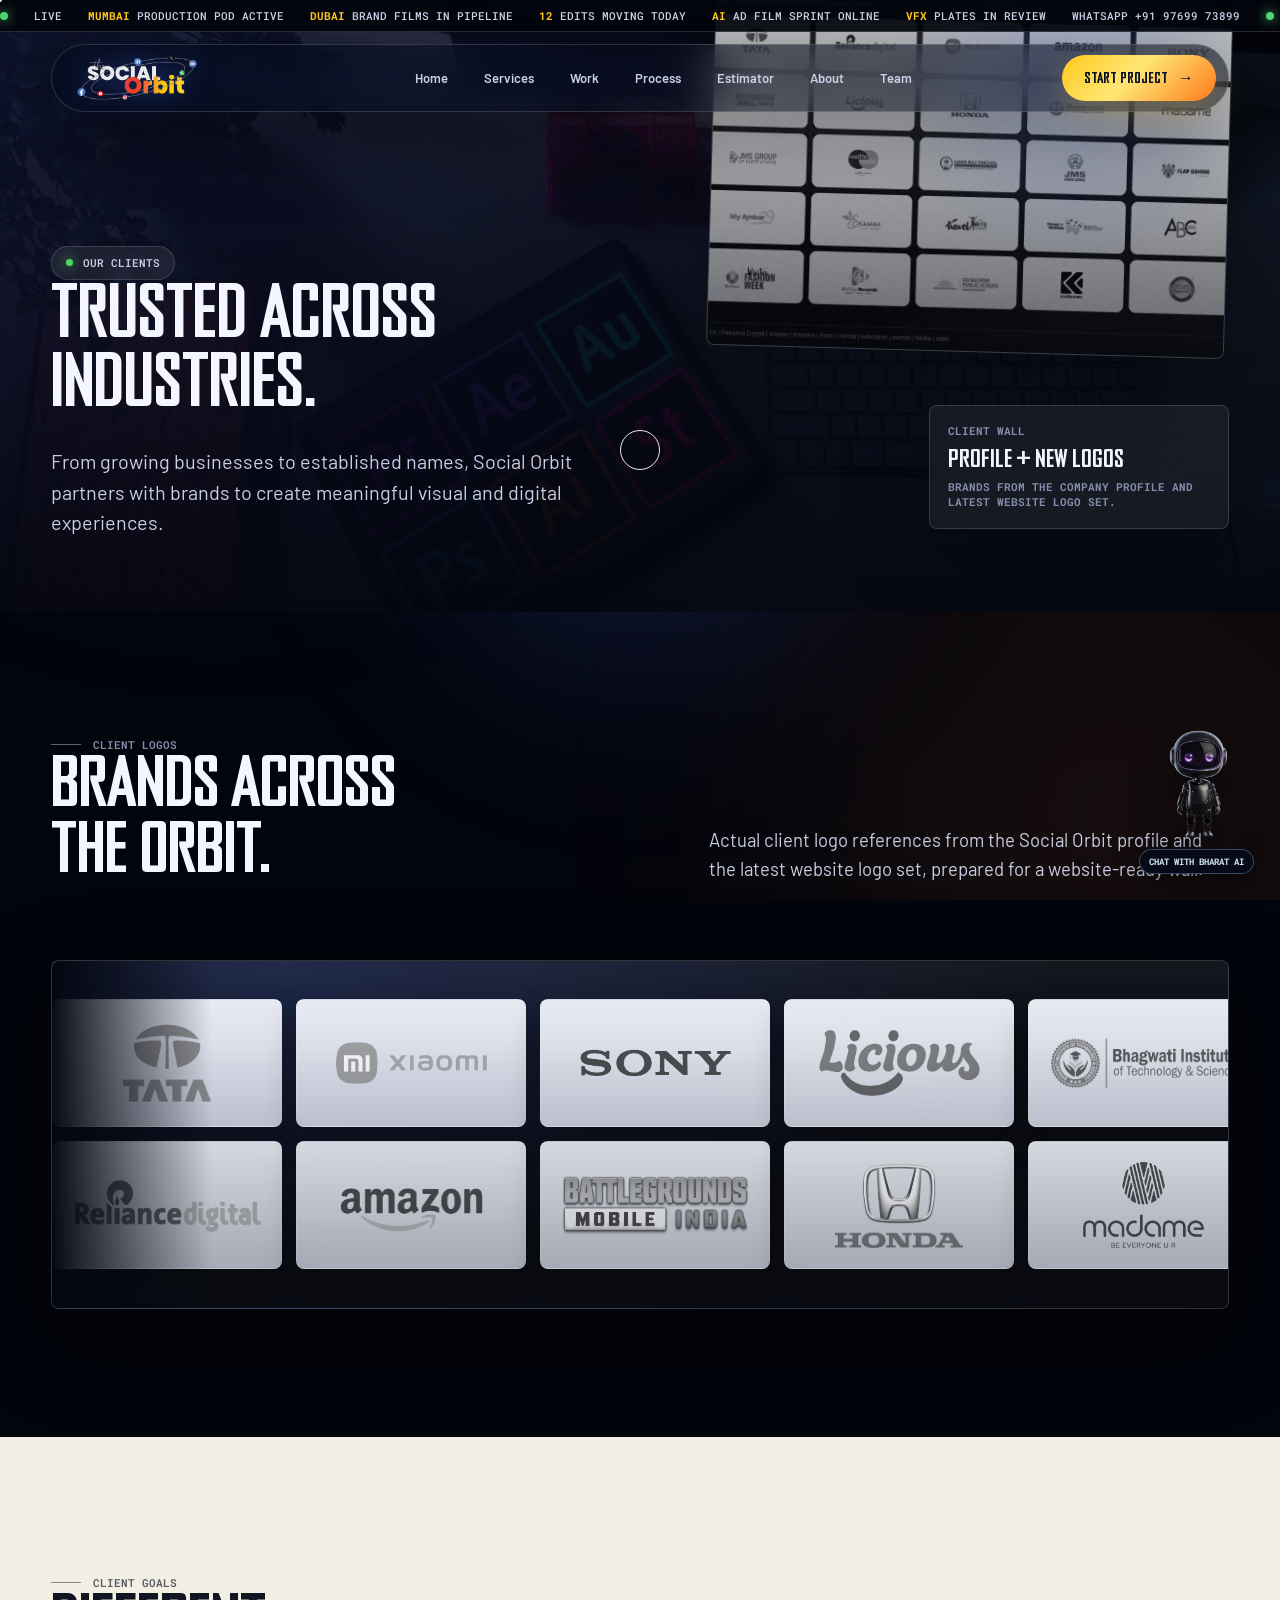
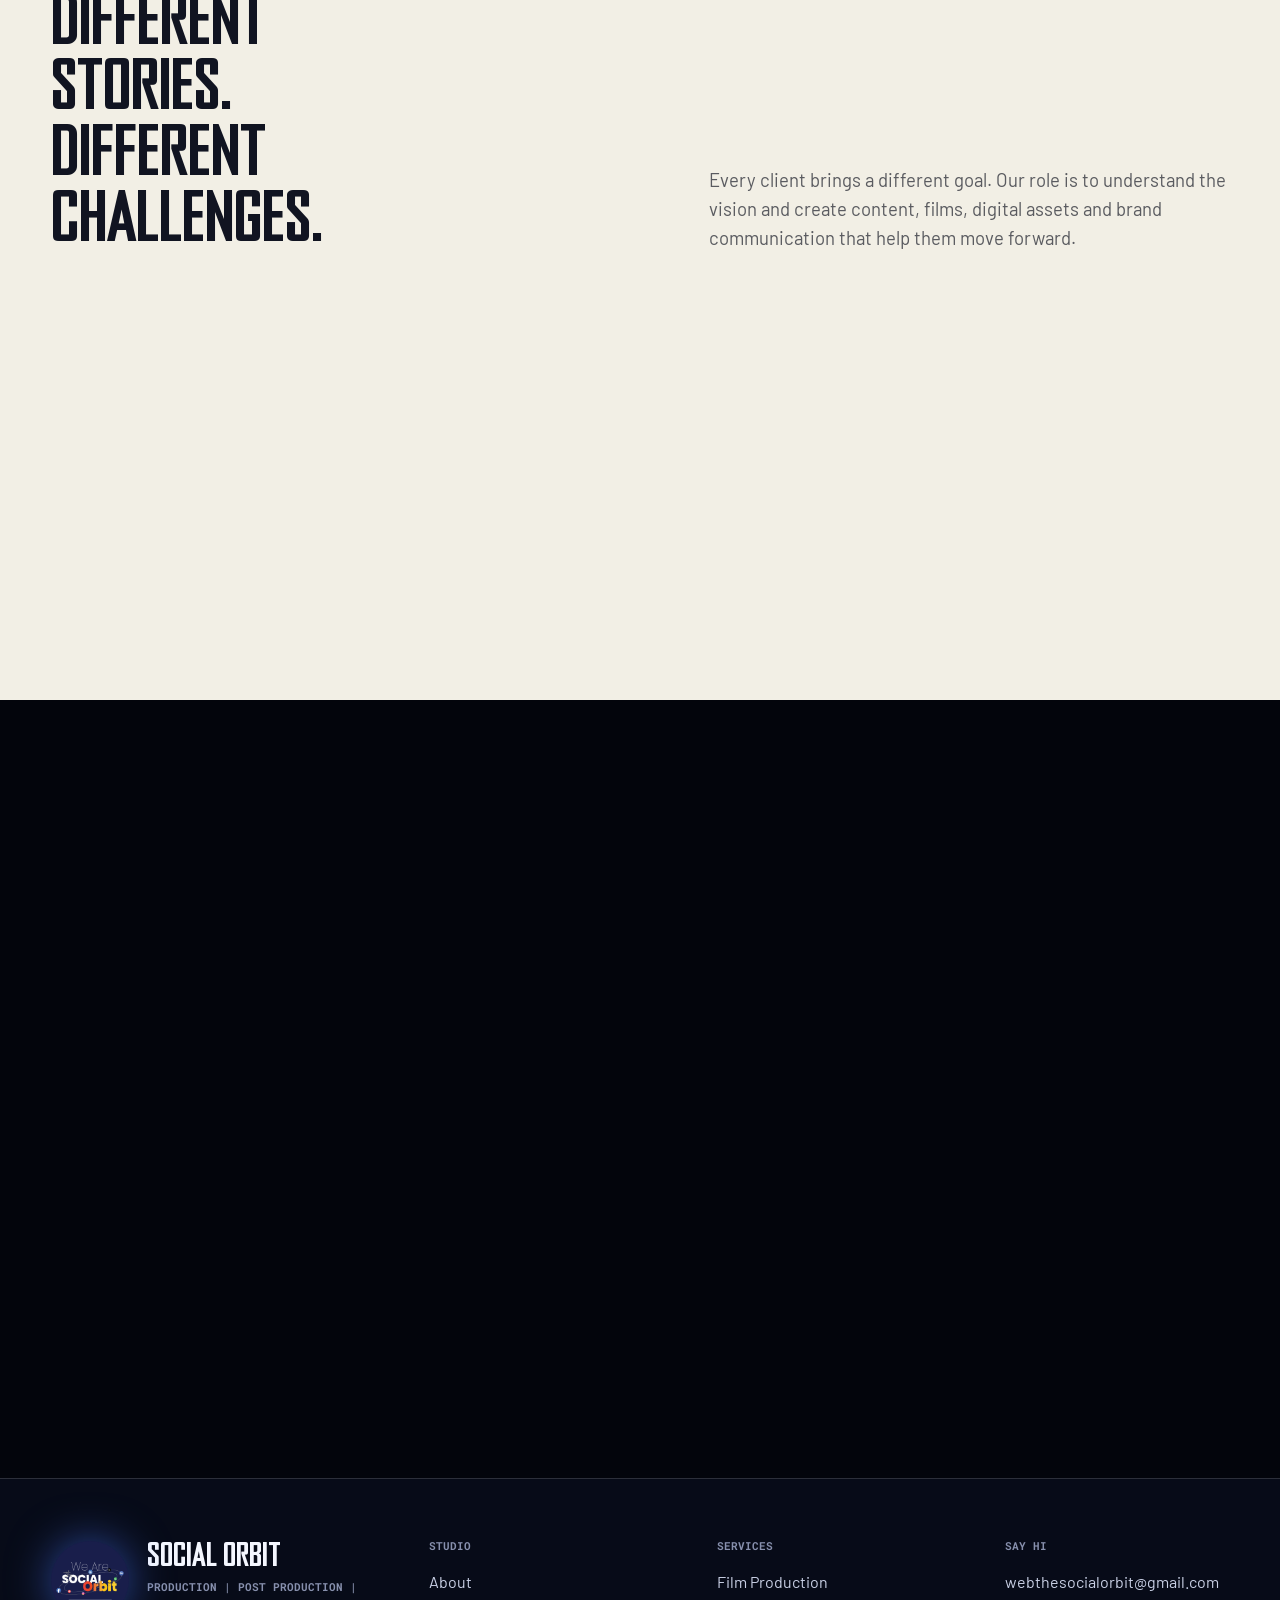
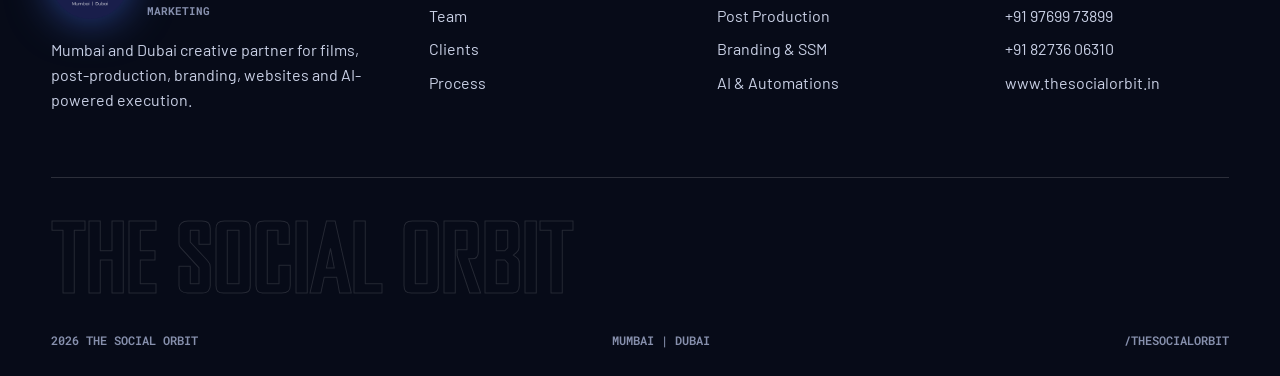
<file: clients.html>
<!DOCTYPE html>
<html lang="en">
<head>
  <meta charset="utf-8">
  <meta name="viewport" content="width=device-width, initial-scale=1">
  <title>Clients &amp; Brand Campaigns | The Social Orbit</title>
  <meta name="description" content="Explore The Social Orbit's client brands and campaign work across film production, advertising, post-production and digital services.">
  <link rel="canonical" href="https://www.thesocialorbit.in/clients.html">
  <meta name="robots" content="index, follow, max-image-preview:large">
  <meta property="og:type" content="website">
  <meta property="og:site_name" content="The Social Orbit">
  <meta property="og:locale" content="en_IN">
  <meta property="og:url" content="https://www.thesocialorbit.in/clients.html">
  <meta property="og:title" content="Clients &amp; Brand Campaigns | The Social Orbit">
  <meta property="og:description" content="Explore The Social Orbit's client brands and campaign work across film production, advertising, post-production and digital services.">
  <meta property="og:image" content="https://www.thesocialorbit.in/assets/images/client-logo-board.png">
  <meta property="og:image:alt" content="Client logo wall for The Social Orbit.">
  <meta name="twitter:card" content="summary_large_image">
  <meta name="twitter:title" content="Clients &amp; Brand Campaigns | The Social Orbit">
  <meta name="twitter:description" content="Explore The Social Orbit's client brands and campaign work across film production, advertising, post-production and digital services.">
  <meta name="twitter:image" content="https://www.thesocialorbit.in/assets/images/client-logo-board.png">
  <meta name="twitter:image:alt" content="Client logo wall for The Social Orbit.">
  <link rel="icon" href="assets/images/social-orbit-mark.png">
  <link rel="stylesheet" href="assets/css/styles.css?v=mobile-footer-nav-20261124-phone-hero">
</head>
<body>
  <div data-chrome></div>
  <main>
    <section class="subhero" style="--hero-image:url('../images/brand-strategy.jpg')">
      <span class="tag reveal"><i></i>Our clients</span>
      <h1 class="reveal">Trusted across industries.</h1>
      <p class="reveal">From growing businesses to established names, Social Orbit partners with brands to create meaningful visual and digital experiences.</p>
      <div class="landing-visual landing-visual--logos reveal" aria-hidden="true">
        <div class="landing-visual__logo-board"><img src="assets/images/client-logo-board.png" alt="" width="1500" height="980"></div>
        <div class="landing-visual__info"><span>Client Wall</span><strong>Profile + New Logos</strong><small>Brands from the company profile and latest website logo set.</small></div>
      </div>
    </section>

    <section class="section client-wall-section">
      <div class="wrap">
        <div class="section-head section-head--compact">
          <div><span class="eyebrow">Client logos</span><h2>Brands across the orbit.</h2></div>
          <p>Actual client logo references from the Social Orbit profile and the latest website logo set, prepared for a website-ready wall.</p>
        </div>
        <div class="client-wall reveal">
          <div class="client-logo-slide" aria-label="Client logos from the Social Orbit company profile and latest website logo set">
            <div class="client-logo-slide__track">
              <div class="client-logo-slide__set">
                <div class="client-logo-card" data-cursor><img src="assets/images/client-logos/01-tata.png" alt="Tata" width="451" height="414" loading="lazy"></div>
                <div class="client-logo-card" data-cursor><img src="assets/images/client-logos/02-reliance-digital.png" alt="Reliance Digital" width="981" height="279" loading="lazy"></div>
                <div class="client-logo-card" data-cursor><img src="assets/images/client-logos/03-xiaomi.png" alt="Xiaomi" width="500" height="281" loading="lazy"></div>
                <div class="client-logo-card" data-cursor><img src="assets/images/client-logos/04-amazon.png" alt="Amazon" width="6000" height="2650" loading="lazy"></div>
                <div class="client-logo-card" data-cursor><img src="assets/images/client-logos/05-sony.png" alt="Sony" width="500" height="281" loading="lazy"></div>
                <div class="client-logo-card" data-cursor><img src="assets/images/client-logos/06-battlegrounds-mobile-india.png" alt="Battlegrounds Mobile India" width="1430" height="455" loading="lazy"></div>
                <div class="client-logo-card" data-cursor><img src="assets/images/client-logos/07-licious.png" alt="Licious" width="2160" height="1028" loading="lazy"></div>
                <div class="client-logo-card" data-cursor><img src="assets/images/client-logos/08-honda.png" alt="Honda" width="2126" height="1431" loading="lazy"></div>
                <div class="client-logo-card" data-cursor><img src="assets/images/client-logos/09-bhagwati-institute.png" alt="Bhagwati Institute of Technology and Science" width="1772" height="483" loading="lazy"></div>
                <div class="client-logo-card" data-cursor><img src="assets/images/client-logos/10-madame.png" alt="Madame" width="764" height="544" loading="lazy"></div>
                <div class="client-logo-card" data-cursor><img src="assets/images/client-logos/11-jms-group.png" alt="JMS Group of Institutions" width="2689" height="600" loading="lazy"></div>
                <div class="client-logo-card" data-cursor><img src="assets/images/client-logos/12-waffle-world.png" alt="Waffle World" width="308" height="269" loading="lazy"></div>
                <div class="client-logo-card" data-cursor><img src="assets/images/client-logos/13-hans-raj-singhal-foundation.png" alt="Hans Raj Singhal Welfare Foundation" width="1760" height="424" loading="lazy"></div>
                <div class="client-logo-card" data-cursor><img src="assets/images/client-logos/14-jms-world-school.png" alt="JMS World School" width="558" height="760" loading="lazy"></div>
                <div class="client-logo-card" data-cursor><img src="assets/images/client-logos/15-flap-gaming.png" alt="Flap Gaming" width="1290" height="480" loading="lazy"></div>
                <div class="client-logo-card" data-cursor><img src="assets/images/client-logos/16-my-ambar.png" alt="My Ambar" width="660" height="234" loading="lazy"></div>
                <div class="client-logo-card" data-cursor><img src="assets/images/client-logos/17-kamaa.png" alt="Kamaa" width="892" height="424" loading="lazy"></div>
                <div class="client-logo-card" data-cursor><img src="assets/images/client-logos/18-travel-mite.png" alt="Travel Mite" width="1283" height="500" loading="lazy"></div>
                <div class="client-logo-card" data-cursor><img src="assets/images/client-logos/19-thread-of-wedding.png" alt="Thread of Wedding" width="1200" height="387" loading="lazy"></div>
                <div class="client-logo-card" data-cursor><img src="assets/images/client-logos/20-abc-media-production.png" alt="ABC Media Production" width="738" height="578" loading="lazy"></div>
                <div class="client-logo-card" data-cursor><img src="assets/images/client-logos/21-reckon-fashion-week.png" alt="Reckon Winter Fashion Week" width="1008" height="462" loading="lazy"></div>
                <div class="client-logo-card" data-cursor><img src="assets/images/client-logos/22-ontop-recordz.png" alt="OnTop Recordz" width="874" height="668" loading="lazy"></div>
                <div class="client-logo-card" data-cursor><img src="assets/images/client-logos/23-gd-salwan-public-school.png" alt="GD Salwan Public School" width="858" height="244" loading="lazy"></div>
                <div class="client-logo-card" data-cursor><img src="assets/images/client-logos/24-kraftsmen.png" alt="Kraftsmen" width="1000" height="260" loading="lazy"></div>
                <div class="client-logo-card" data-cursor><img src="assets/images/client-logos/25-castle-farms.png" alt="Castle Farms" width="237" height="238" loading="lazy"></div>
                <div class="client-logo-card" data-cursor><img src="assets/images/client-logos/26-hindraj.png" alt="Hindraj" width="900" height="268" loading="lazy"></div>
                <div class="client-logo-card" data-cursor><img src="assets/images/client-logos/27-hassle-free-travels.png" alt="Hassle Free Travels" width="653" height="520" loading="lazy"></div>
                <div class="client-logo-card" data-cursor><img src="assets/images/client-logos/28-chandra-industries.png" alt="Chandra Industries" width="900" height="318" loading="lazy"></div>
                <div class="client-logo-card" data-cursor><img src="assets/images/client-logos/29-audio-sonic.png" alt="Audio Sonic" width="900" height="270" loading="lazy"></div>
                <div class="client-logo-card" data-cursor><img src="assets/images/client-logos/30-noisy-audio.png" alt="Noisy Audio" width="900" height="509" loading="lazy"></div>
                <div class="client-logo-card" data-cursor><img src="assets/images/client-logos/31-bips.png" alt="Bhagwati Institute of Professional Studies" width="769" height="184" loading="lazy"></div>
                <div class="client-logo-card" data-cursor><img src="assets/images/client-logos/32-dot-colour.png" alt="Dot Colour" width="900" height="226" loading="lazy"></div>
                <div class="client-logo-card" data-cursor><img src="assets/images/client-logos/33-run-orise-films.png" alt="Run Orise Films" width="521" height="520" loading="lazy"></div>
                <div class="client-logo-card" data-cursor><img src="assets/images/client-logos/34-dyne-acoustics.png" alt="Dyne Acoustics" width="900" height="168" loading="lazy"></div>
              </div>
              <div class="client-logo-slide__set" aria-hidden="true">
                <div class="client-logo-card" data-cursor><img src="assets/images/client-logos/01-tata.png" alt="" width="451" height="414" loading="lazy"></div>
                <div class="client-logo-card" data-cursor><img src="assets/images/client-logos/02-reliance-digital.png" alt="" width="981" height="279" loading="lazy"></div>
                <div class="client-logo-card" data-cursor><img src="assets/images/client-logos/03-xiaomi.png" alt="" width="500" height="281" loading="lazy"></div>
                <div class="client-logo-card" data-cursor><img src="assets/images/client-logos/04-amazon.png" alt="" width="6000" height="2650" loading="lazy"></div>
                <div class="client-logo-card" data-cursor><img src="assets/images/client-logos/05-sony.png" alt="" width="500" height="281" loading="lazy"></div>
                <div class="client-logo-card" data-cursor><img src="assets/images/client-logos/06-battlegrounds-mobile-india.png" alt="" width="1430" height="455" loading="lazy"></div>
                <div class="client-logo-card" data-cursor><img src="assets/images/client-logos/07-licious.png" alt="" width="2160" height="1028" loading="lazy"></div>
                <div class="client-logo-card" data-cursor><img src="assets/images/client-logos/08-honda.png" alt="" width="2126" height="1431" loading="lazy"></div>
                <div class="client-logo-card" data-cursor><img src="assets/images/client-logos/09-bhagwati-institute.png" alt="" width="1772" height="483" loading="lazy"></div>
                <div class="client-logo-card" data-cursor><img src="assets/images/client-logos/10-madame.png" alt="" width="764" height="544" loading="lazy"></div>
                <div class="client-logo-card" data-cursor><img src="assets/images/client-logos/11-jms-group.png" alt="" width="2689" height="600" loading="lazy"></div>
                <div class="client-logo-card" data-cursor><img src="assets/images/client-logos/12-waffle-world.png" alt="" width="308" height="269" loading="lazy"></div>
                <div class="client-logo-card" data-cursor><img src="assets/images/client-logos/13-hans-raj-singhal-foundation.png" alt="" width="1760" height="424" loading="lazy"></div>
                <div class="client-logo-card" data-cursor><img src="assets/images/client-logos/14-jms-world-school.png" alt="" width="558" height="760" loading="lazy"></div>
                <div class="client-logo-card" data-cursor><img src="assets/images/client-logos/15-flap-gaming.png" alt="" width="1290" height="480" loading="lazy"></div>
                <div class="client-logo-card" data-cursor><img src="assets/images/client-logos/16-my-ambar.png" alt="" width="660" height="234" loading="lazy"></div>
                <div class="client-logo-card" data-cursor><img src="assets/images/client-logos/17-kamaa.png" alt="" width="892" height="424" loading="lazy"></div>
                <div class="client-logo-card" data-cursor><img src="assets/images/client-logos/18-travel-mite.png" alt="" width="1283" height="500" loading="lazy"></div>
                <div class="client-logo-card" data-cursor><img src="assets/images/client-logos/19-thread-of-wedding.png" alt="" width="1200" height="387" loading="lazy"></div>
                <div class="client-logo-card" data-cursor><img src="assets/images/client-logos/20-abc-media-production.png" alt="" width="738" height="578" loading="lazy"></div>
                <div class="client-logo-card" data-cursor><img src="assets/images/client-logos/21-reckon-fashion-week.png" alt="" width="1008" height="462" loading="lazy"></div>
                <div class="client-logo-card" data-cursor><img src="assets/images/client-logos/22-ontop-recordz.png" alt="" width="874" height="668" loading="lazy"></div>
                <div class="client-logo-card" data-cursor><img src="assets/images/client-logos/23-gd-salwan-public-school.png" alt="" width="858" height="244" loading="lazy"></div>
                <div class="client-logo-card" data-cursor><img src="assets/images/client-logos/24-kraftsmen.png" alt="" width="1000" height="260" loading="lazy"></div>
                <div class="client-logo-card" data-cursor><img src="assets/images/client-logos/25-castle-farms.png" alt="" width="237" height="238" loading="lazy"></div>
                <div class="client-logo-card" data-cursor><img src="assets/images/client-logos/26-hindraj.png" alt="" width="900" height="268" loading="lazy"></div>
                <div class="client-logo-card" data-cursor><img src="assets/images/client-logos/27-hassle-free-travels.png" alt="" width="653" height="520" loading="lazy"></div>
                <div class="client-logo-card" data-cursor><img src="assets/images/client-logos/28-chandra-industries.png" alt="" width="900" height="318" loading="lazy"></div>
                <div class="client-logo-card" data-cursor><img src="assets/images/client-logos/29-audio-sonic.png" alt="" width="900" height="270" loading="lazy"></div>
                <div class="client-logo-card" data-cursor><img src="assets/images/client-logos/30-noisy-audio.png" alt="" width="900" height="509" loading="lazy"></div>
                <div class="client-logo-card" data-cursor><img src="assets/images/client-logos/31-bips.png" alt="" width="769" height="184" loading="lazy"></div>
                <div class="client-logo-card" data-cursor><img src="assets/images/client-logos/32-dot-colour.png" alt="" width="900" height="226" loading="lazy"></div>
                <div class="client-logo-card" data-cursor><img src="assets/images/client-logos/33-run-orise-films.png" alt="" width="521" height="520" loading="lazy"></div>
                <div class="client-logo-card" data-cursor><img src="assets/images/client-logos/34-dyne-acoustics.png" alt="" width="900" height="168" loading="lazy"></div>
              </div>
            </div>
          </div>
        </div>
      </div>
    </section>

    <section class="section section--cream">
      <div class="wrap">
        <div class="section-head">
          <div><span class="eyebrow">Client goals</span><h2>Different stories. Different challenges.</h2></div>
          <p>Every client brings a different goal. Our role is to understand the vision and create content, films, digital assets and brand communication that help them move forward.</p>
        </div>
        <div class="grid grid--3">
          <article class="client-tile reveal"><div class="kicker">Launch</div><h3>New product or brand.</h3><p>AI ad films, launch videos, landing pages, social campaigns and paid creative direction.</p></article>
          <article class="client-tile reveal"><div class="kicker">Trust</div><h3>Company profile or corporate story.</h3><p>Professional films that present values, services, founder vision and business credibility.</p></article>
          <article class="client-tile reveal"><div class="kicker">Growth</div><h3>Always-on visibility.</h3><p>Social content direction, reels, campaign concepts, web updates and automation support.</p></article>
        </div>
      </div>
    </section>

    <section class="section">
      <div class="wrap split">
        <div class="split__copy reveal">
          <span class="eyebrow">Partnership model</span>
          <h3>Built for startups and established teams.</h3>
          <p>Social Orbit can plug into one project, one campaign, one film, or an ongoing content and digital system. The work stays focused on the brand's goal.</p>
          <div class="cta-row"><a class="btn btn--primary" href="contact.html">Become a Client <span class="arrow">&rarr;</span></a></div>
        </div>
        <div class="split__media reveal"><img src="assets/images/workspace.jpg" alt="Workspace for client collaboration" width="1600" height="1067" loading="lazy"></div>
      </div>
    </section>
  </main>
  <div data-footer></div>
  <script src="assets/js/site.js?v=estimator-menu-20261126"></script>
</body>
</html>
</file>
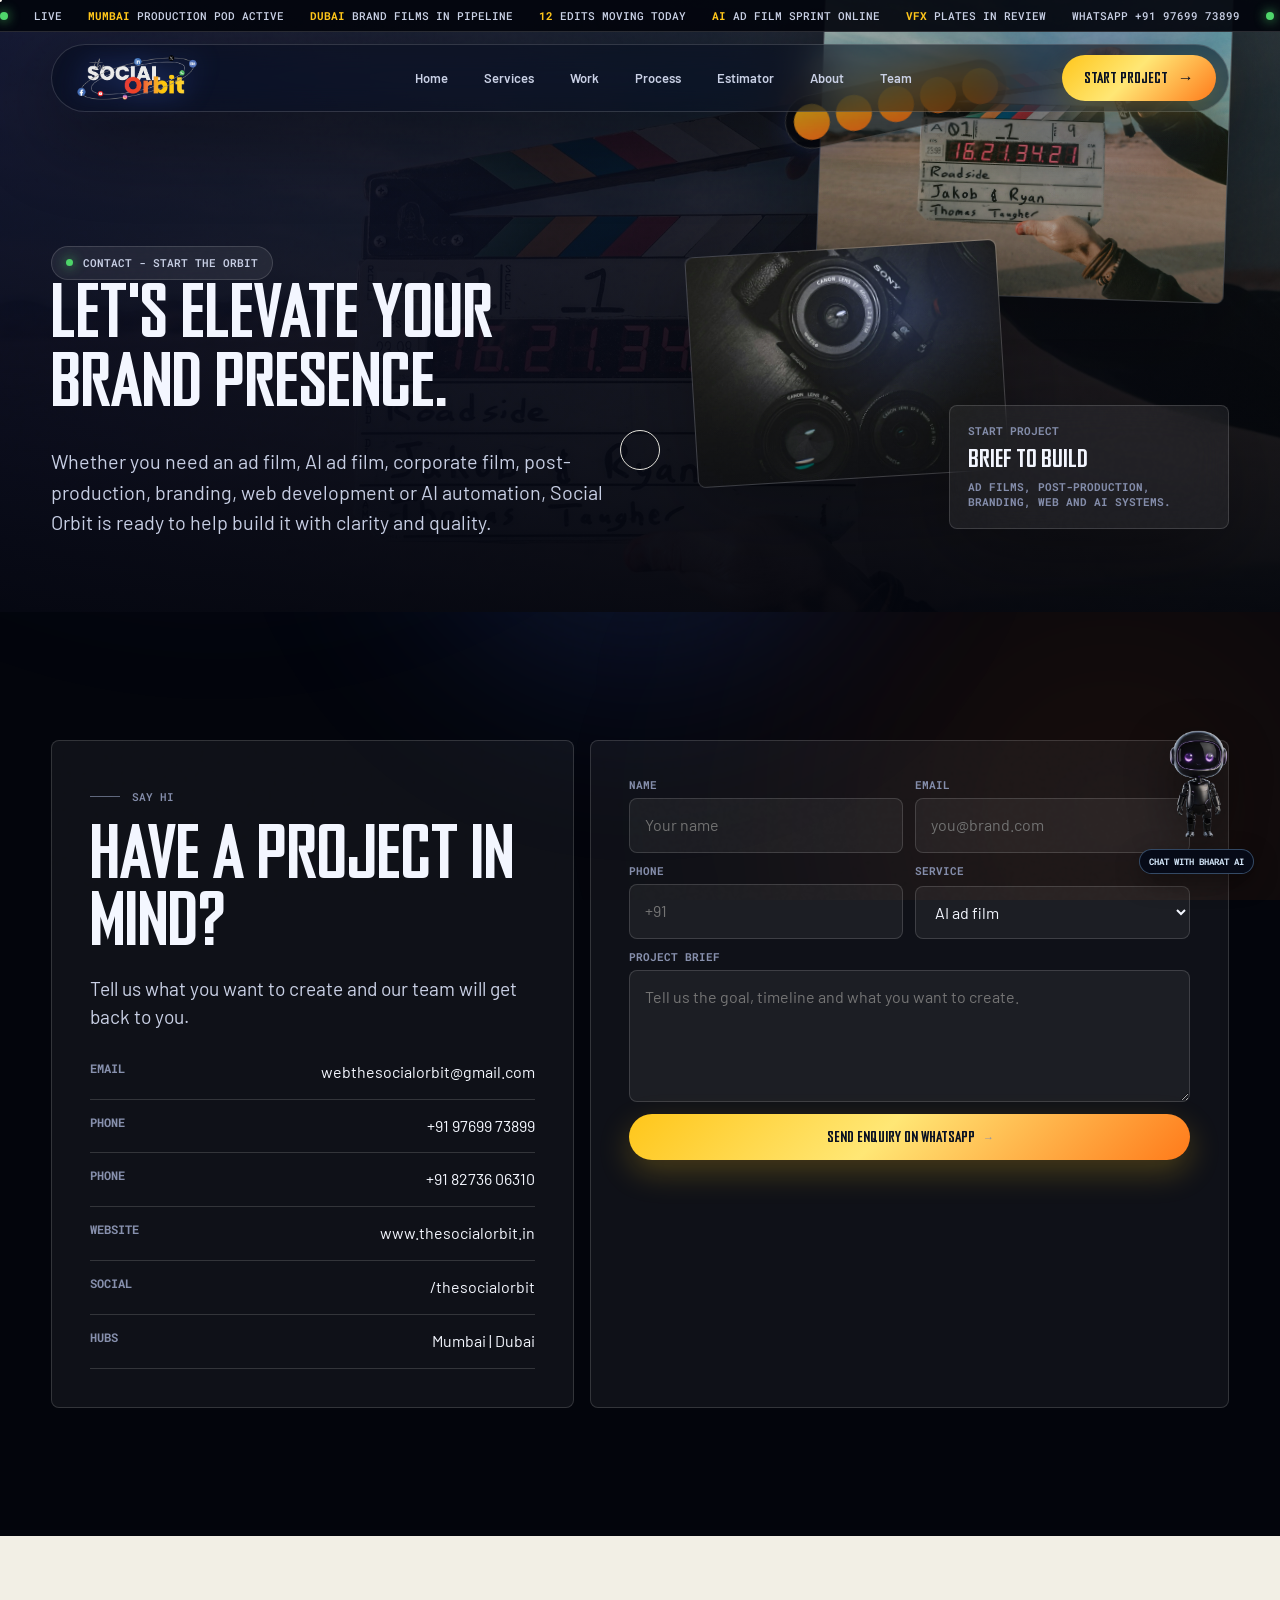
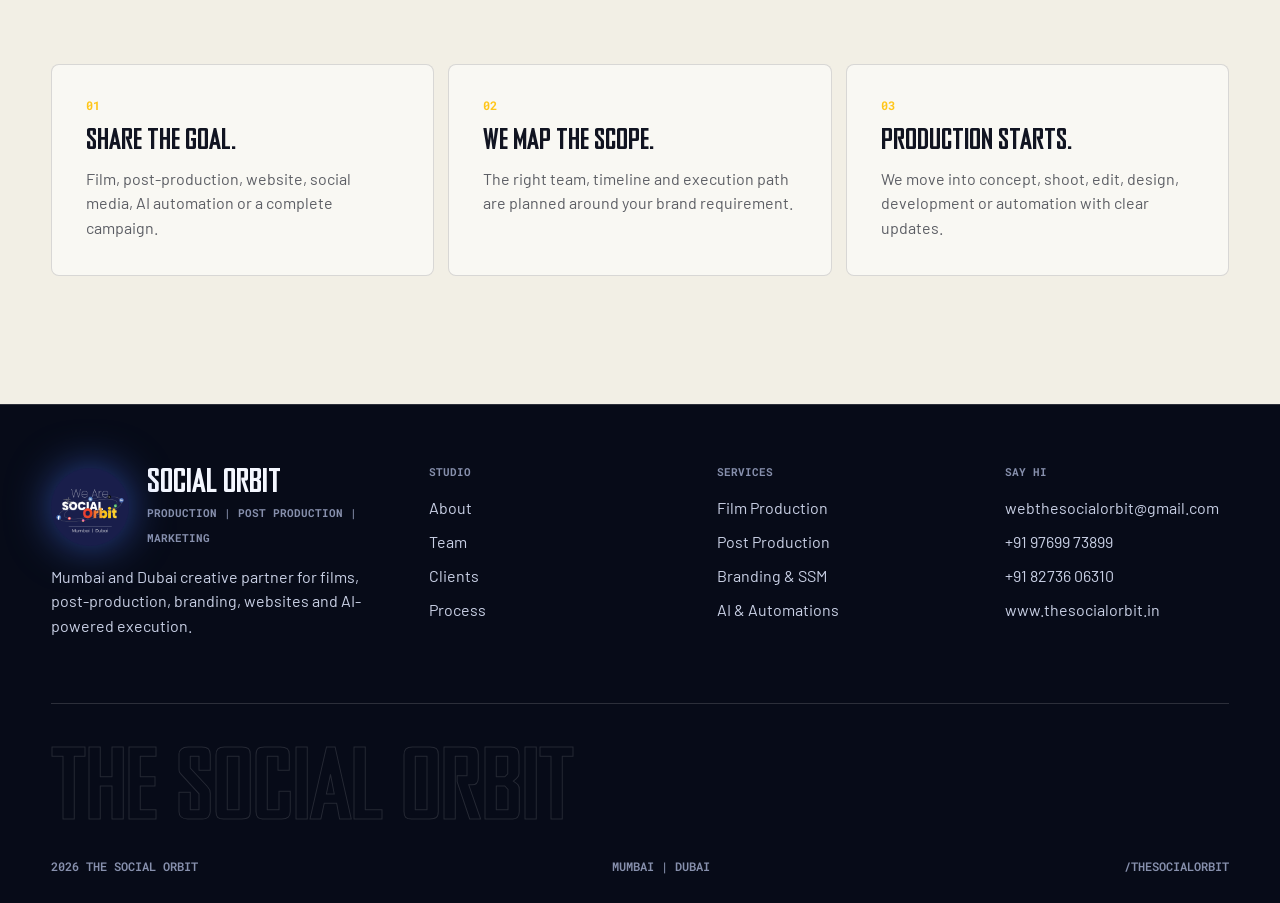
<file: contact.html>
<!DOCTYPE html>
<html lang="en">
<head>
  <meta charset="utf-8">
  <meta name="viewport" content="width=device-width, initial-scale=1">
  <title>Contact The Social Orbit | Ad Film Production Mumbai</title>
  <meta name="description" content="Contact The Social Orbit in Mumbai to discuss ad films, TVCs, AI films, corporate videos, post-production, VFX, branding or digital services.">
  <link rel="canonical" href="https://www.thesocialorbit.in/contact.html">
  <meta name="robots" content="index, follow, max-image-preview:large">
  <meta property="og:type" content="website">
  <meta property="og:site_name" content="The Social Orbit">
  <meta property="og:locale" content="en_IN">
  <meta property="og:url" content="https://www.thesocialorbit.in/contact.html">
  <meta property="og:title" content="Contact The Social Orbit | Ad Film Production Mumbai">
  <meta property="og:description" content="Contact The Social Orbit in Mumbai to discuss ad films, TVCs, AI films, corporate videos, post-production, VFX, branding or digital services.">
  <meta property="og:image" content="https://www.thesocialorbit.in/assets/images/brand-strategy.jpg">
  <meta property="og:image:alt" content="Brand strategy planning for a film campaign.">
  <meta name="twitter:card" content="summary_large_image">
  <meta name="twitter:title" content="Contact The Social Orbit | Ad Film Production Mumbai">
  <meta name="twitter:description" content="Contact The Social Orbit in Mumbai to discuss ad films, TVCs, AI films, corporate videos, post-production, VFX, branding or digital services.">
  <meta name="twitter:image" content="https://www.thesocialorbit.in/assets/images/brand-strategy.jpg">
  <meta name="twitter:image:alt" content="Brand strategy planning for a film campaign.">
  <link rel="icon" href="assets/images/social-orbit-mark.png">
  <link rel="stylesheet" href="assets/css/styles.css?v=mobile-footer-nav-20261124-phone-hero">
</head>
<body>
  <div data-chrome></div>
  <main>
    <section class="subhero subhero--contact" style="--hero-image:url('../images/production-set.jpg')">
      <span class="tag reveal"><i></i>Contact - start the orbit</span>
      <h1 class="reveal">Let's elevate your brand presence.</h1>
      <p class="reveal">Whether you need an ad film, AI ad film, corporate film, post-production, branding, web development or AI automation, Social Orbit is ready to help build it with clarity and quality.</p>
      <div class="landing-visual reveal" aria-hidden="true">
        <div class="landing-visual__frame landing-visual__frame--main"><img src="assets/images/production-set.jpg" alt="" width="1800" height="1216"></div>
        <div class="landing-visual__frame landing-visual__frame--secondary"><img src="assets/images/studio-light.jpg" alt="" width="1600" height="2000"></div>
        <div class="landing-visual__info"><span>Start Project</span><strong>Brief to build</strong><small>Ad films, post-production, branding, web and AI systems.</small></div>
        <div class="landing-visual__film"><i></i><i></i><i></i><i></i><i></i></div>
      </div>
    </section>

    <section class="section">
      <div class="wrap contact-grid">
        <div class="contact-panel reveal">
          <span class="eyebrow">Say hi</span>
          <h2 class="display-h" style="font-size:clamp(44px,6vw,96px); margin:18px 0;">Have a project in mind?</h2>
          <p class="lede">Tell us what you want to create and our team will get back to you.</p>
          <div class="contact-list">
            <a href="mailto:webthesocialorbit@gmail.com"><b>Email</b><span>webthesocialorbit@gmail.com</span></a>
            <a href="tel:+919769973899"><b>Phone</b><span>+91 97699 73899</span></a>
            <a href="tel:+918273606310"><b>Phone</b><span>+91 82736 06310</span></a>
            <a href="https://www.thesocialorbit.in" target="_blank" rel="noopener"><b>Website</b><span>www.thesocialorbit.in</span></a>
            <span><b>Social</b><span>/thesocialorbit</span></span>
            <span><b>Hubs</b><span>Mumbai | Dubai</span></span>
          </div>
        </div>
        <div class="contact-panel reveal">
          <form class="form" data-contact-form>
            <label class="field">
              <span>Name</span>
              <input name="name" type="text" placeholder="Your name" required>
            </label>
            <label class="field">
              <span>Email</span>
              <input name="email" type="email" placeholder="you@brand.com" required>
            </label>
            <label class="field">
              <span>Phone</span>
              <input name="phone" type="tel" placeholder="+91">
            </label>
            <label class="field">
              <span>Service</span>
              <select name="service">
                <option>AI ad film</option>
                <option>Ad film / TVC</option>
                <option>Corporate / brand film</option>
                <option>Post-production</option>
                <option>Branding &amp; SSM</option>
                <option>Web development</option>
                <option>AI &amp; automation</option>
              </select>
            </label>
            <label class="field field--wide">
              <span>Project brief</span>
              <textarea name="message" placeholder="Tell us the goal, timeline and what you want to create." required></textarea>
            </label>
            <div class="field field--wide">
              <button class="btn btn--primary" type="submit">Send Enquiry on WhatsApp <span class="arrow">&rarr;</span></button>
            </div>
          </form>
        </div>
      </div>
    </section>

    <section class="section section--cream">
      <div class="wrap">
        <div class="grid grid--3">
          <article class="value reveal"><div class="kicker">01</div><h3>Share the goal.</h3><p>Film, post-production, website, social media, AI automation or a complete campaign.</p></article>
          <article class="value reveal"><div class="kicker">02</div><h3>We map the scope.</h3><p>The right team, timeline and execution path are planned around your brand requirement.</p></article>
          <article class="value reveal"><div class="kicker">03</div><h3>Production starts.</h3><p>We move into concept, shoot, edit, design, development or automation with clear updates.</p></article>
        </div>
      </div>
    </section>
  </main>
  <div data-footer></div>
  <script src="assets/js/site.js?v=estimator-menu-20261126"></script>
</body>
</html>
</file>
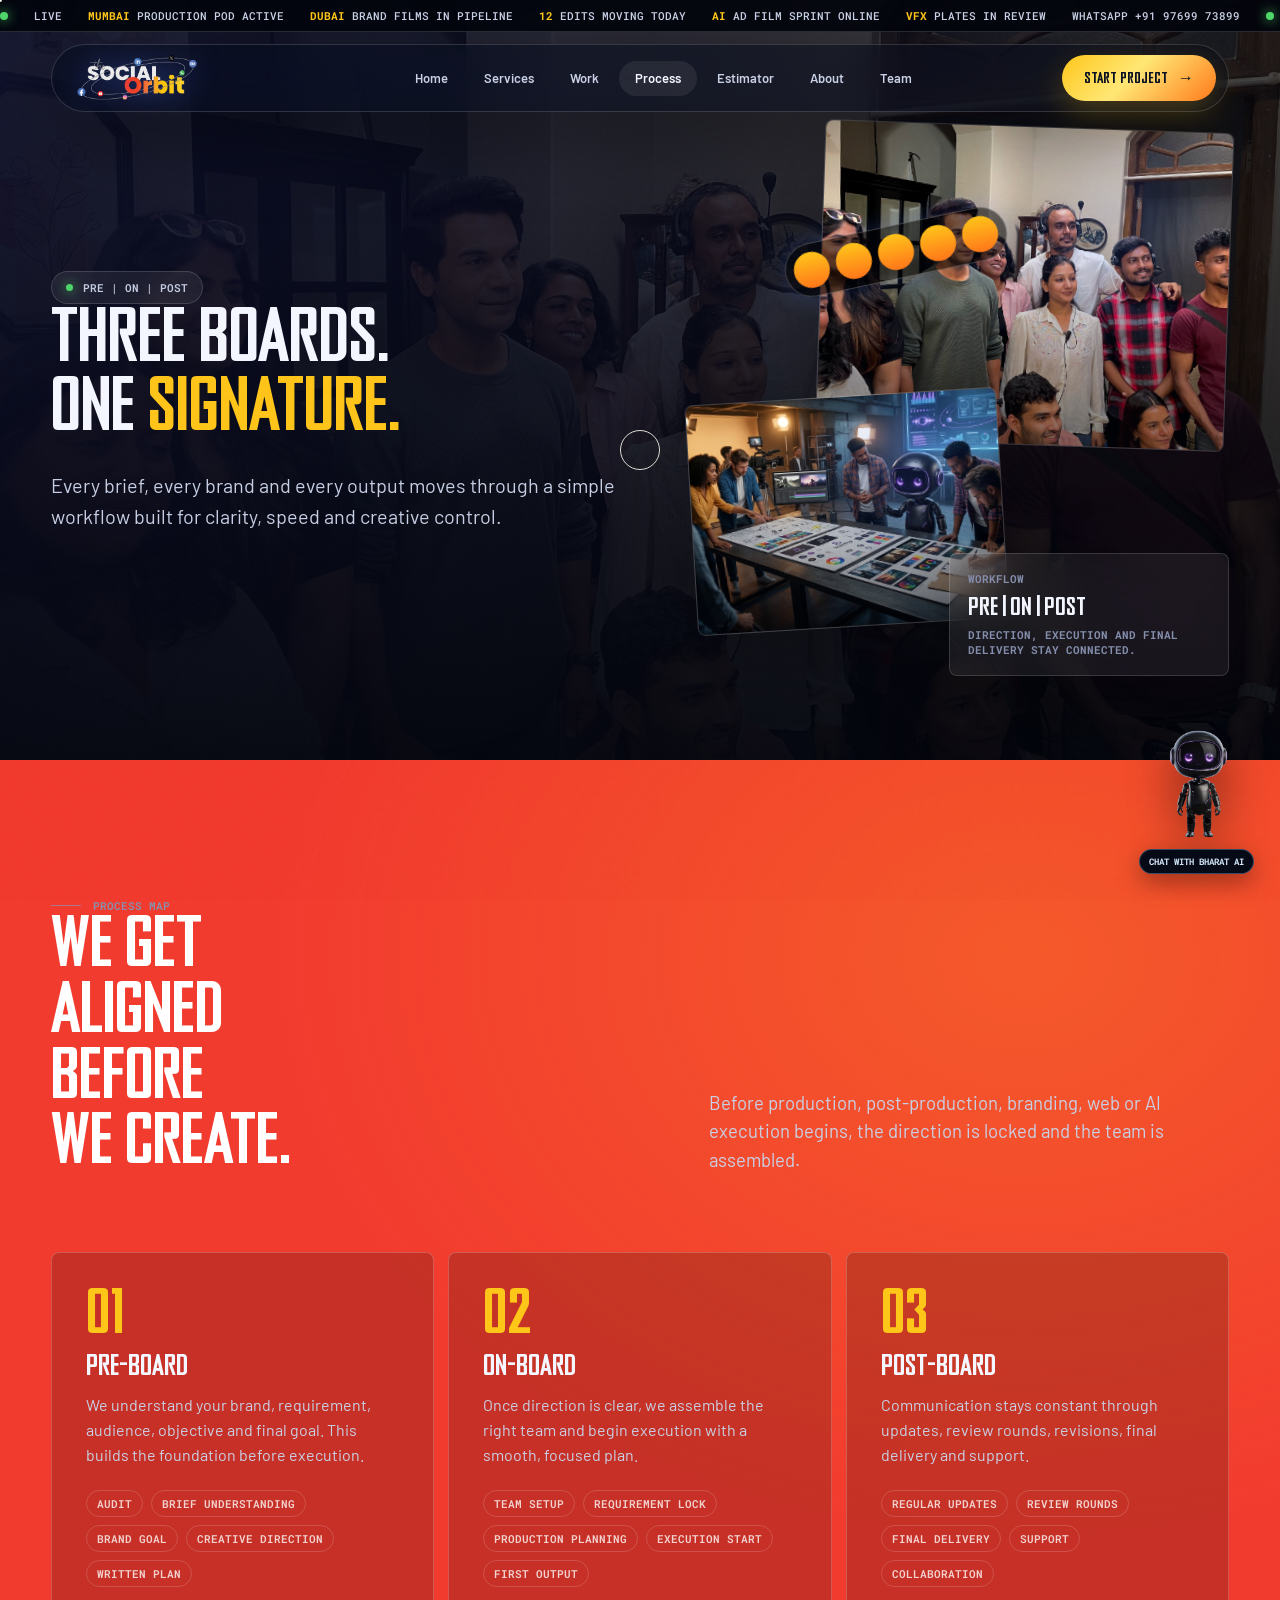
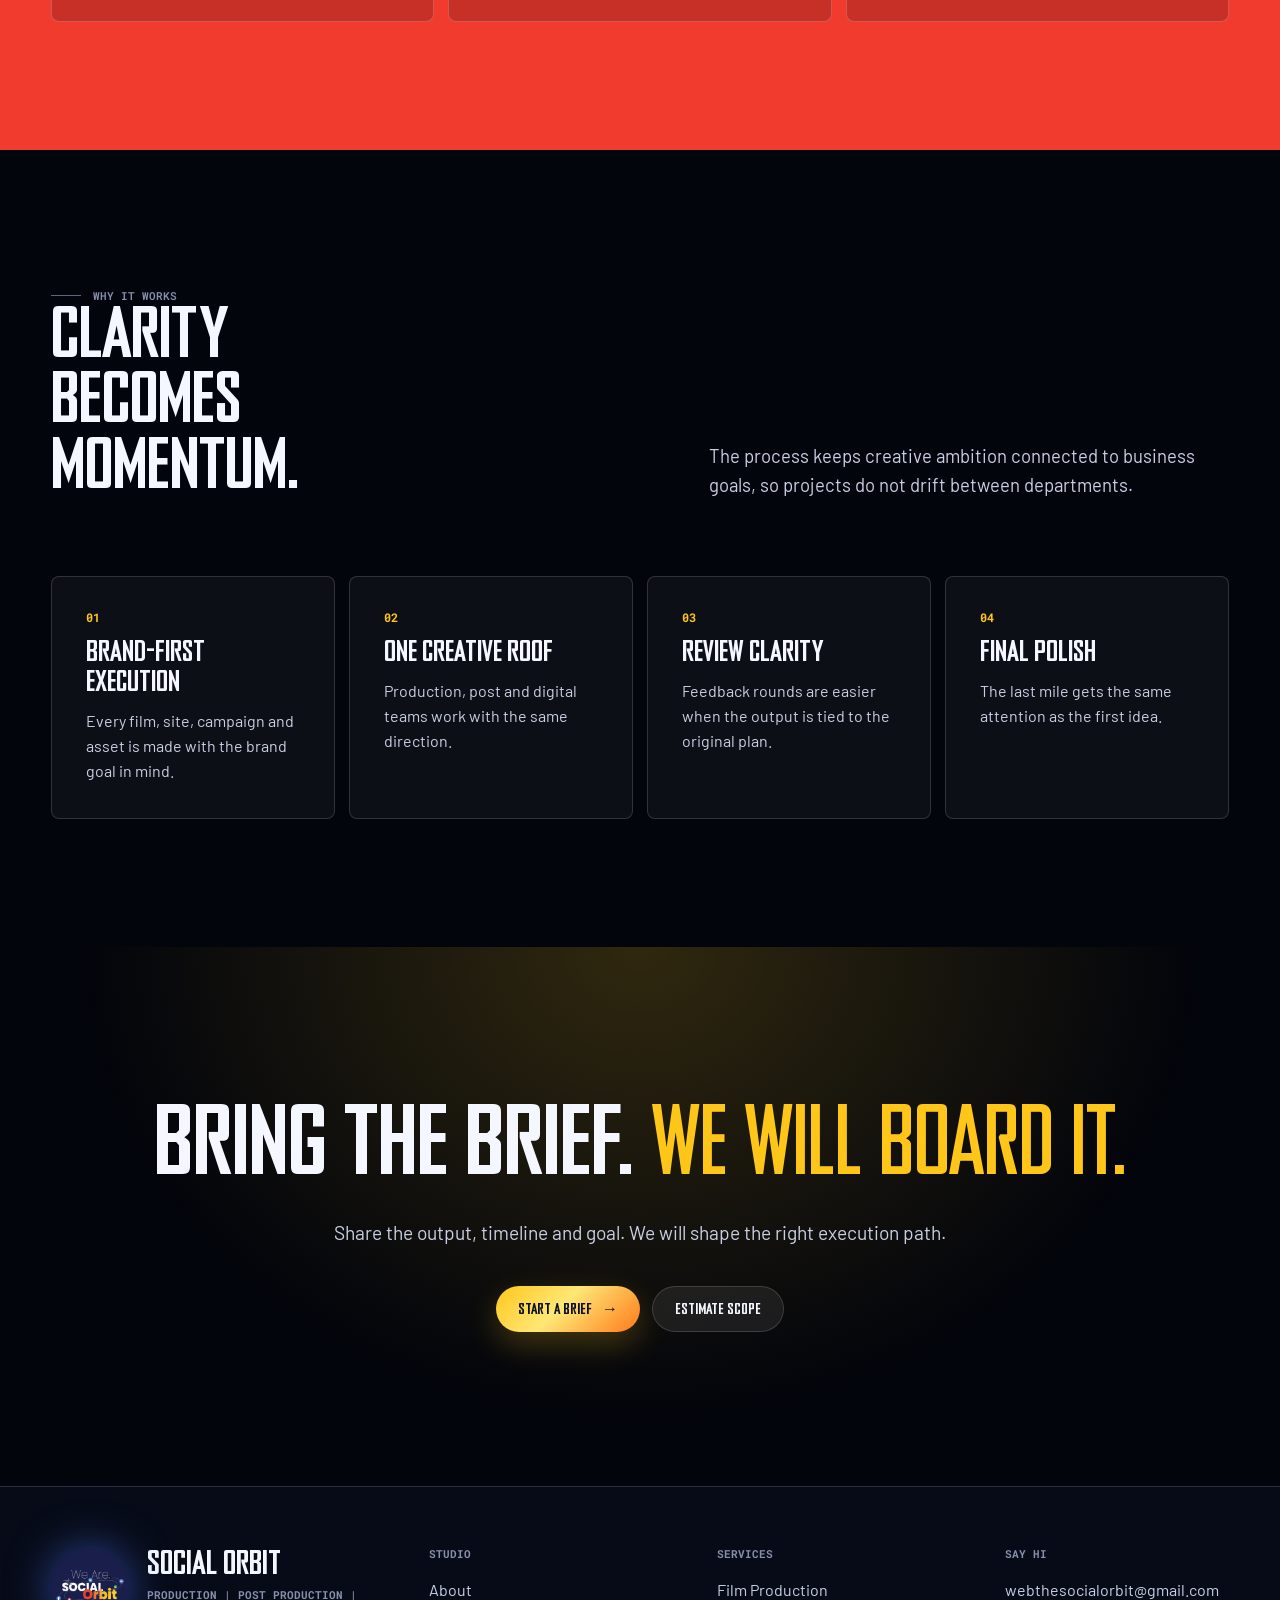
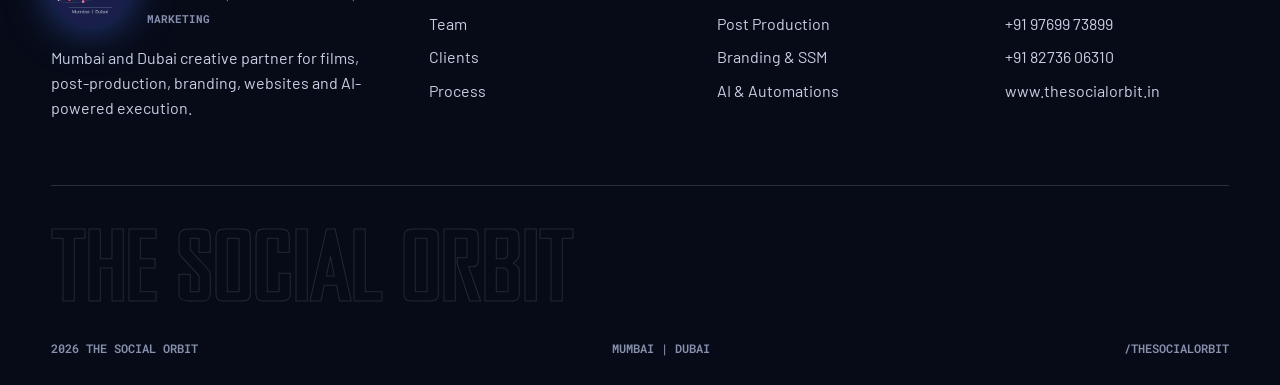
<file: process.html>
<!DOCTYPE html>
<html lang="en">
<head>
  <meta charset="utf-8">
  <meta name="viewport" content="width=device-width, initial-scale=1">
  <title>Film Production Process | The Social Orbit Mumbai</title>
  <meta name="description" content="See how The Social Orbit takes film and digital projects from brief and creative direction through production, post-production and delivery.">
  <link rel="canonical" href="https://www.thesocialorbit.in/process.html">
  <meta name="robots" content="index, follow, max-image-preview:large">
  <meta property="og:type" content="website">
  <meta property="og:site_name" content="The Social Orbit">
  <meta property="og:locale" content="en_IN">
  <meta property="og:url" content="https://www.thesocialorbit.in/process.html">
  <meta property="og:title" content="Film Production Process | The Social Orbit Mumbai">
  <meta property="og:description" content="See how The Social Orbit takes film and digital projects from brief and creative direction through production, post-production and delivery.">
  <meta property="og:image" content="https://www.thesocialorbit.in/assets/images/workspace.jpg">
  <meta property="og:image:alt" content="Creative workspace for production planning.">
  <meta name="twitter:card" content="summary_large_image">
  <meta name="twitter:title" content="Film Production Process | The Social Orbit Mumbai">
  <meta name="twitter:description" content="See how The Social Orbit takes film and digital projects from brief and creative direction through production, post-production and delivery.">
  <meta name="twitter:image" content="https://www.thesocialorbit.in/assets/images/workspace.jpg">
  <meta name="twitter:image:alt" content="Creative workspace for production planning.">
  <link rel="icon" href="assets/images/social-orbit-mark.png">
  <link rel="stylesheet" href="assets/css/styles.css?v=process-centered-copy-20261126">
</head>
<body>
  <div data-chrome></div>
  <main>
    <section class="subhero subhero--process" style="--hero-image:url('../images/creative-team.jpg')">
      <div class="subhero__copy">
        <span class="tag reveal"><i></i>Pre | On | Post</span>
        <h1 class="reveal">Three boards. One <span class="amber">signature.</span></h1>
        <p class="reveal">Every brief, every brand and every output moves through a simple workflow built for clarity, speed and creative control.</p>
      </div>
      <div class="landing-visual reveal" aria-hidden="true">
        <div class="landing-visual__frame landing-visual__frame--main"><video src="assets/videos/process-hero.mp4" poster="assets/images/creative-team.jpg" autoplay muted loop playsinline preload="metadata"></video></div>
        <div class="landing-visual__frame landing-visual__frame--secondary"><img src="assets/images/process-creative-collaboration.png" alt="" width="1376" height="768"></div>
        <div class="landing-visual__info"><span>Workflow</span><strong>Pre | On | Post</strong><small>Direction, execution and final delivery stay connected.</small></div>
        <div class="landing-visual__film"><i></i><i></i><i></i><i></i><i></i></div>
      </div>
    </section>

    <section class="section section--coral">
      <div class="wrap">
        <div class="section-head">
          <div><span class="eyebrow">Process map</span><h2>We get aligned before we create.</h2></div>
          <p>Before production, post-production, branding, web or AI execution begins, the direction is locked and the team is assembled.</p>
        </div>
        <div class="process-grid">
          <article class="process-card reveal">
            <div class="process-card__n">01</div>
            <div>
              <h3>Pre-board</h3>
              <p>We understand your brand, requirement, audience, objective and final goal. This builds the foundation before execution.</p>
              <ul class="focus-list"><li>Audit</li><li>Brief understanding</li><li>Brand goal</li><li>Creative direction</li><li>Written plan</li></ul>
            </div>
          </article>
          <article class="process-card reveal">
            <div class="process-card__n">02</div>
            <div>
              <h3>On-board</h3>
              <p>Once direction is clear, we assemble the right team and begin execution with a smooth, focused plan.</p>
              <ul class="focus-list"><li>Team setup</li><li>Requirement lock</li><li>Production planning</li><li>Execution start</li><li>First output</li></ul>
            </div>
          </article>
          <article class="process-card reveal">
            <div class="process-card__n">03</div>
            <div>
              <h3>Post-board</h3>
              <p>Communication stays constant through updates, review rounds, revisions, final delivery and support.</p>
              <ul class="focus-list"><li>Regular updates</li><li>Review rounds</li><li>Final delivery</li><li>Support</li><li>Collaboration</li></ul>
            </div>
          </article>
        </div>
      </div>
    </section>

    <section class="section">
      <div class="wrap">
        <div class="section-head">
          <div><span class="eyebrow">Why it works</span><h2>Clarity becomes momentum.</h2></div>
          <p>The process keeps creative ambition connected to business goals, so projects do not drift between departments.</p>
        </div>
        <div class="grid grid--4">
          <article class="value reveal"><div class="kicker">01</div><h3>Brand-first execution</h3><p>Every film, site, campaign and asset is made with the brand goal in mind.</p></article>
          <article class="value reveal"><div class="kicker">02</div><h3>One creative roof</h3><p>Production, post and digital teams work with the same direction.</p></article>
          <article class="value reveal"><div class="kicker">03</div><h3>Review clarity</h3><p>Feedback rounds are easier when the output is tied to the original plan.</p></article>
          <article class="value reveal"><div class="kicker">04</div><h3>Final polish</h3><p>The last mile gets the same attention as the first idea.</p></article>
        </div>
      </div>
    </section>

    <section class="cta">
      <div class="wrap">
        <h2>Bring the brief. <span class="ko amber">We will board it.</span></h2>
        <p>Share the output, timeline and goal. We will shape the right execution path.</p>
        <div class="cta-row">
          <a class="btn btn--primary" href="contact.html">Start a Brief <span class="arrow">&rarr;</span></a>
          <a class="btn btn--ghost" href="calculator.html">Estimate Scope</a>
        </div>
      </div>
    </section>
  </main>
  <div data-footer></div>
  <script src="assets/js/site.js?v=estimator-menu-20261126"></script>
</body>
</html>
</file>
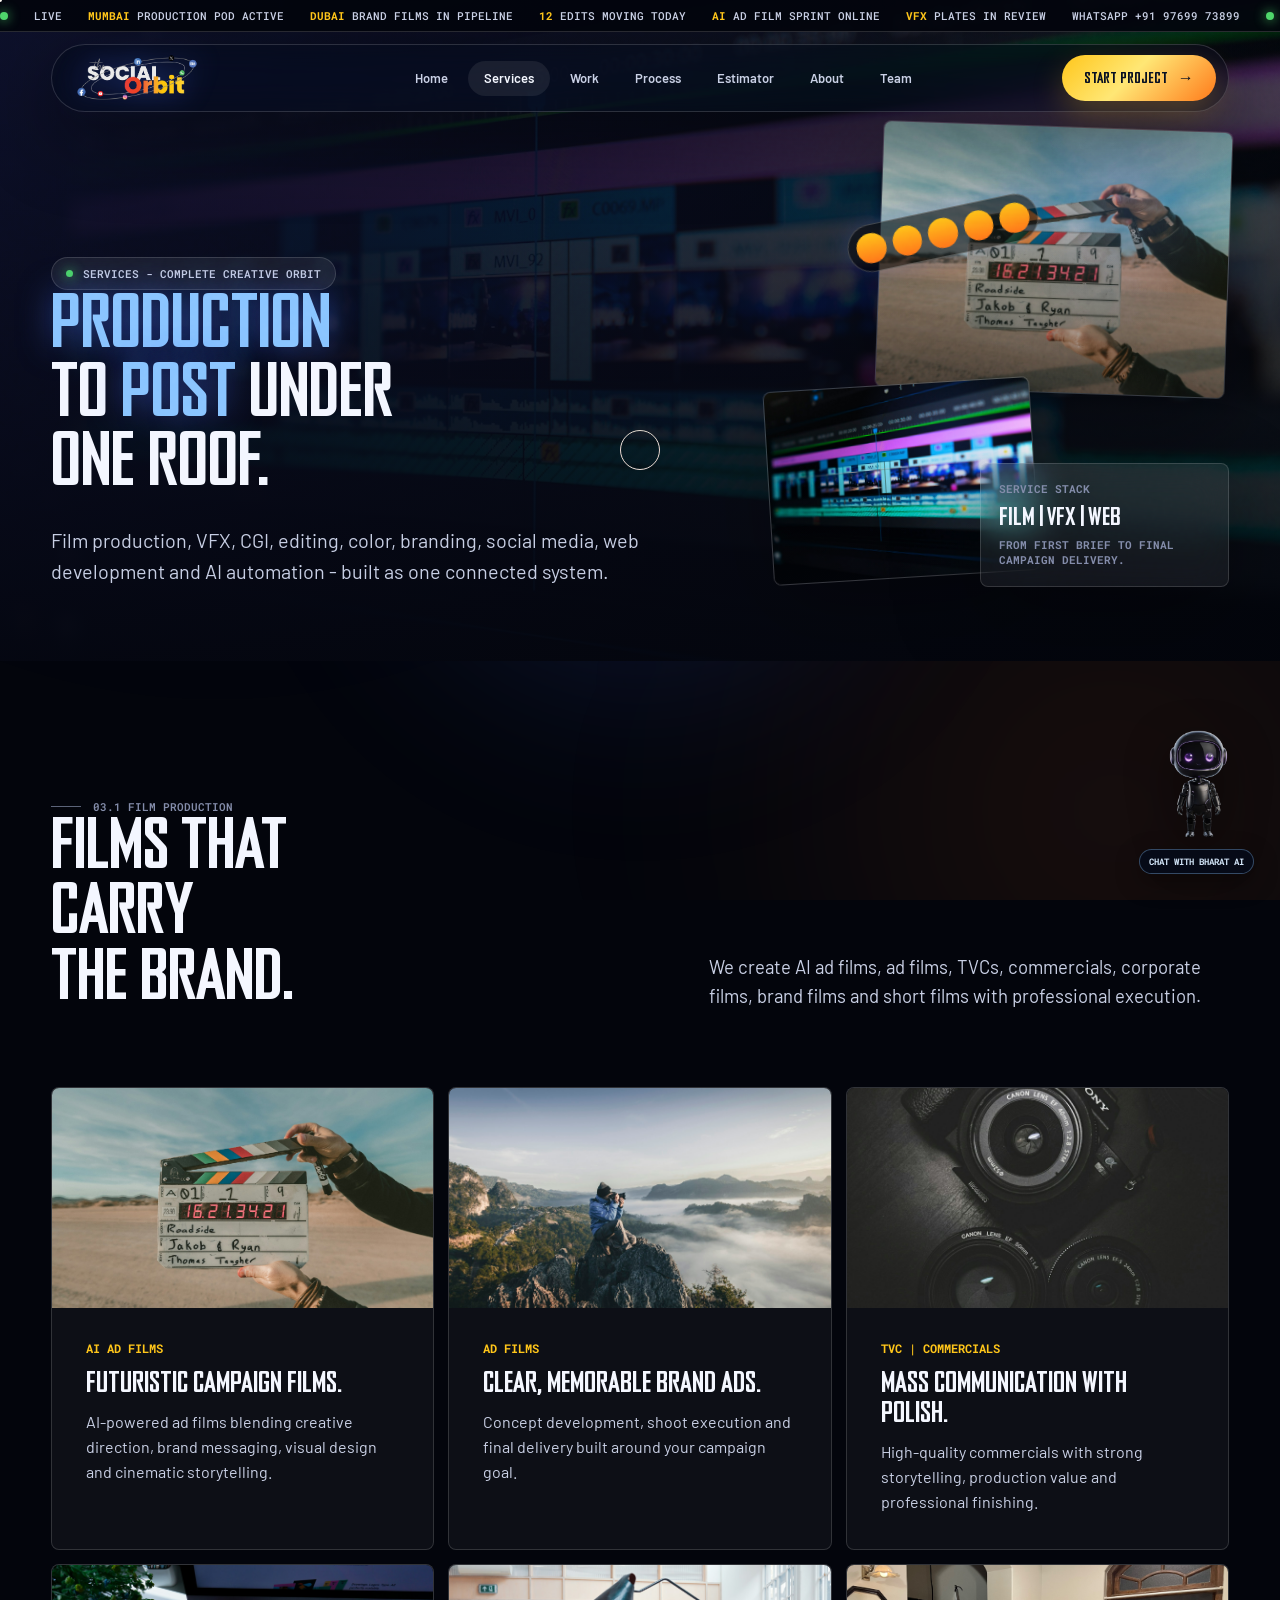
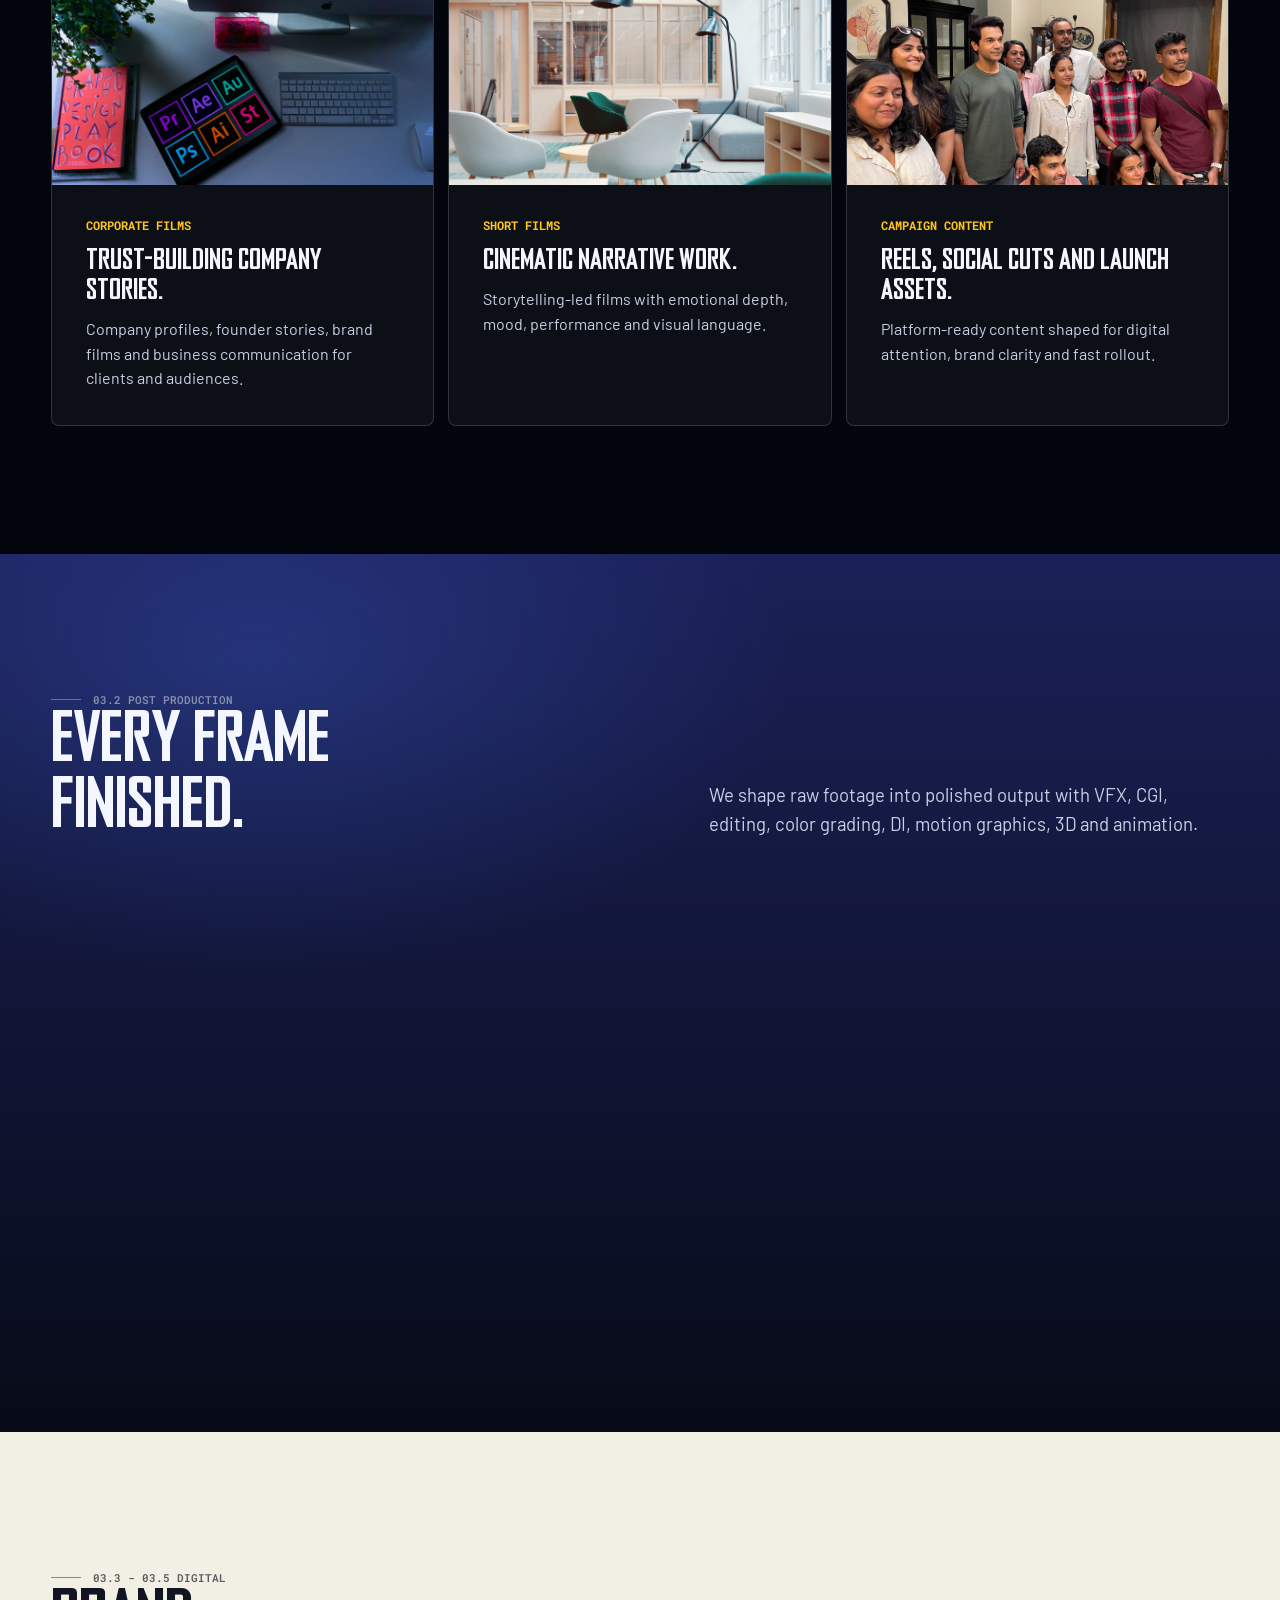
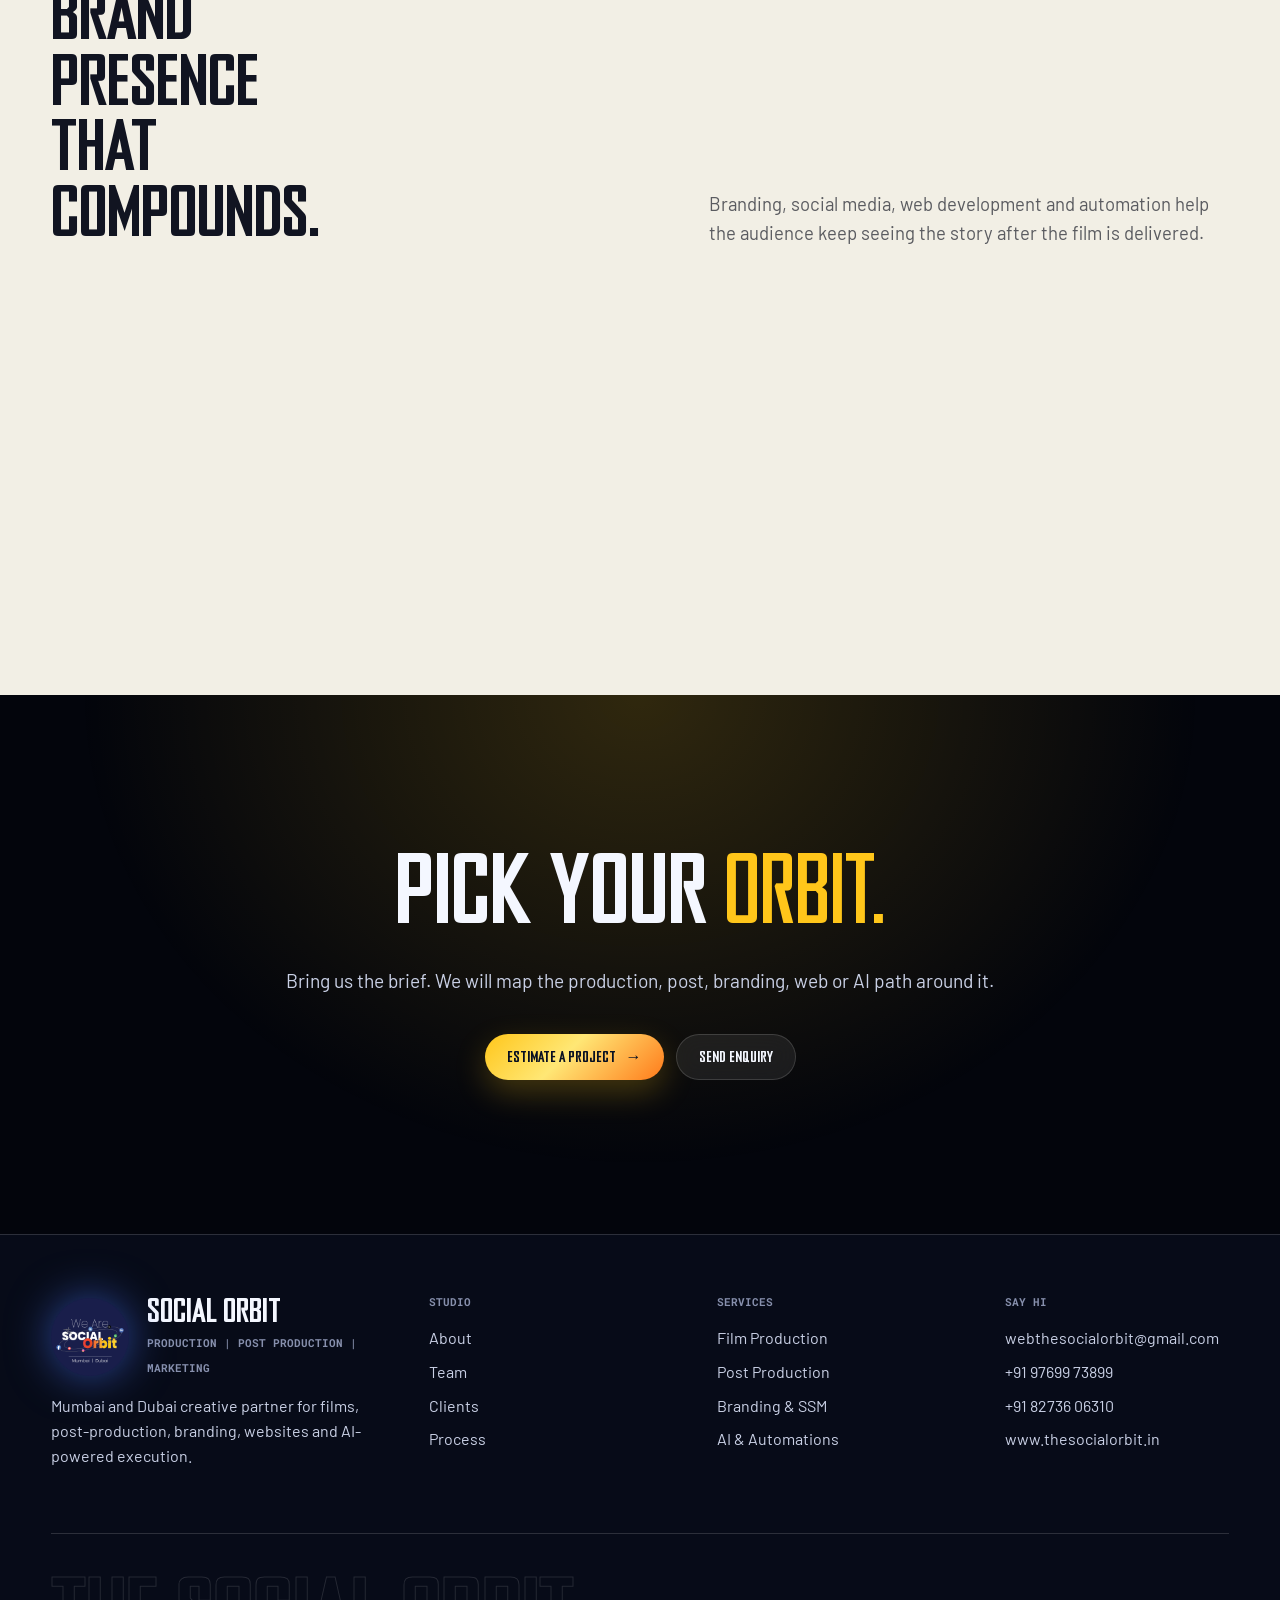
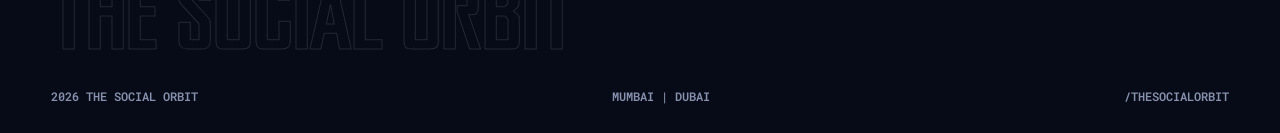
<file: services.html>
<!DOCTYPE html>
<html lang="en">
<head>
  <meta charset="utf-8">
  <meta name="viewport" content="width=device-width, initial-scale=1">
  <title>Film Production &amp; Post-Production Services | The Social Orbit</title>
  <meta name="description" content="Explore ad films, AI ad films, TVCs, corporate films, VFX, CGI, editing, color grading, motion graphics, branding, web development and AI automation.">
  <link rel="canonical" href="https://www.thesocialorbit.in/services.html">
  <meta name="robots" content="index, follow, max-image-preview:large">
  <meta property="og:type" content="website">
  <meta property="og:site_name" content="The Social Orbit">
  <meta property="og:locale" content="en_IN">
  <meta property="og:url" content="https://www.thesocialorbit.in/services.html">
  <meta property="og:title" content="Film Production &amp; Post-Production Services | The Social Orbit">
  <meta property="og:description" content="Explore ad films, AI ad films, TVCs, corporate films, VFX, CGI, editing, color grading, motion graphics, branding, web development and AI automation.">
  <meta property="og:image" content="https://www.thesocialorbit.in/assets/images/post-production.jpg">
  <meta property="og:image:alt" content="Post-production editing and finishing suite.">
  <meta name="twitter:card" content="summary_large_image">
  <meta name="twitter:title" content="Film Production &amp; Post-Production Services | The Social Orbit">
  <meta name="twitter:description" content="Explore ad films, AI ad films, TVCs, corporate films, VFX, CGI, editing, color grading, motion graphics, branding, web development and AI automation.">
  <meta name="twitter:image" content="https://www.thesocialorbit.in/assets/images/post-production.jpg">
  <meta name="twitter:image:alt" content="Post-production editing and finishing suite.">
  <script type="application/ld+json">
  {
    "@context": "https://schema.org",
    "@type": "Service",
    "name": "Film, post-production and digital services",
    "serviceType": [
      "Ad film production",
      "AI ad film production",
      "TVC and commercial production",
      "Corporate and brand films",
      "Short films",
      "VFX and CGI",
      "Video editing",
      "Color grading",
      "Digital intermediate",
      "Motion graphics",
      "3D animation",
      "Branding and social media",
      "Web development",
      "AI and automation"
    ],
    "provider": {
      "@type": "Organization",
      "@id": "https://www.thesocialorbit.in/#organization",
      "name": "The Social Orbit",
      "url": "https://www.thesocialorbit.in/"
    },
    "areaServed": [
      {
        "@type": "City",
        "name": "Mumbai",
        "containedInPlace": {
          "@type": "State",
          "name": "Maharashtra",
          "containedInPlace": {
            "@type": "Country",
            "name": "India"
          }
        }
      },
      {
        "@type": "City",
        "name": "Dubai",
        "containedInPlace": {
          "@type": "Country",
          "name": "United Arab Emirates"
        }
      }
    ]
  }
  </script>
  <link rel="icon" href="assets/images/social-orbit-mark.png">
  <link rel="stylesheet" href="assets/css/styles.css?v=services-visual-fit-20261125-photo-right-align">
</head>
<body>
  <div data-chrome></div>
  <main>
    <section class="subhero subhero--services" style="--hero-image:url('../images/post-production.jpg')">
      <span class="tag reveal"><i></i>Services - complete creative orbit</span>
      <h1 class="reveal"><span class="blue">Production</span> to <span class="blue">post</span> under one roof.</h1>
      <p class="reveal">Film production, VFX, CGI, editing, color, branding, social media, web development and AI automation - built as one connected system.</p>
      <div class="landing-visual reveal" aria-hidden="true">
        <div class="landing-visual__frame landing-visual__frame--main"><video src="assets/videos/services-hero.mp4" poster="assets/images/production-set.jpg" autoplay muted loop playsinline preload="metadata"></video></div>
        <div class="landing-visual__frame landing-visual__frame--secondary"><img src="assets/images/post-production.jpg" alt="" width="1600" height="1067"></div>
        <div class="landing-visual__info"><span>Service Stack</span><strong>Film | VFX | Web</strong><small>From first brief to final campaign delivery.</small></div>
        <div class="landing-visual__film"><i></i><i></i><i></i><i></i><i></i></div>
      </div>
    </section>

    <section class="section" id="film">
      <div class="wrap">
        <div class="section-head">
          <div><span class="eyebrow">03.1 Film Production</span><h2>Films that carry the brand.</h2></div>
          <p>We create AI ad films, ad films, TVCs, commercials, corporate films, brand films and short films with professional execution.</p>
        </div>
        <div class="grid grid--3">
          <article class="service-card reveal"><div class="service-card__media"><img src="assets/images/production-set.jpg" alt="Film production set" width="1800" height="1216" loading="lazy"></div><div class="service-card__body"><div class="kicker">AI Ad Films</div><h3>Futuristic campaign films.</h3><p>AI-powered ad films blending creative direction, brand messaging, visual design and cinematic storytelling.</p></div></article>
          <article class="service-card reveal"><div class="service-card__media"><img src="assets/images/camera-studio.jpg" alt="Camera production" width="1600" height="1066" loading="lazy"></div><div class="service-card__body"><div class="kicker">Ad Films</div><h3>Clear, memorable brand ads.</h3><p>Concept development, shoot execution and final delivery built around your campaign goal.</p></div></article>
          <article class="service-card reveal"><div class="service-card__media"><img src="assets/images/studio-light.jpg" alt="Studio lens and light" width="1600" height="2000" loading="lazy"></div><div class="service-card__body"><div class="kicker">TVC | Commercials</div><h3>Mass communication with polish.</h3><p>High-quality commercials with strong storytelling, production value and professional finishing.</p></div></article>
          <article class="service-card reveal"><div class="service-card__media"><img src="assets/images/brand-strategy.jpg" alt="Brand planning" width="1600" height="1067" loading="lazy"></div><div class="service-card__body"><div class="kicker">Corporate Films</div><h3>Trust-building company stories.</h3><p>Company profiles, founder stories, brand films and business communication for clients and audiences.</p></div></article>
          <article class="service-card reveal"><div class="service-card__media"><img src="assets/images/workspace.jpg" alt="Creative workspace" width="1600" height="1067" loading="lazy"></div><div class="service-card__body"><div class="kicker">Short Films</div><h3>Cinematic narrative work.</h3><p>Storytelling-led films with emotional depth, mood, performance and visual language.</p></div></article>
          <article class="service-card reveal"><div class="service-card__media"><img src="assets/images/creative-team.jpg" alt="Creative team" width="1600" height="1067" loading="lazy"></div><div class="service-card__body"><div class="kicker">Campaign Content</div><h3>Reels, social cuts and launch assets.</h3><p>Platform-ready content shaped for digital attention, brand clarity and fast rollout.</p></div></article>
        </div>
      </div>
    </section>

    <section class="section section--blue" id="post">
      <div class="wrap">
        <div class="section-head">
          <div><span class="eyebrow">03.2 Post Production</span><h2>Every frame finished.</h2></div>
          <p>We shape raw footage into polished output with VFX, CGI, editing, color grading, DI, motion graphics, 3D and animation.</p>
        </div>
        <div class="grid grid--3">
          <article class="value reveal"><div class="kicker">VFX &amp; CGI</div><h3>Build visual worlds.</h3><p>Enhance live-action footage, create product visuals and add premium detail to content.</p></article>
          <article class="value reveal"><div class="kicker">Editing</div><h3>Rhythm, emotion, message.</h3><p>Clean, sharp edits focused on audience attention and brand storytelling.</p></article>
          <article class="value reveal"><div class="kicker">Color Grading</div><h3>Mood and cinematic tone.</h3><p>Balanced, consistent frames with polished color depth and visual strength.</p></article>
          <article class="value reveal"><div class="kicker">Digital Intermediate</div><h3>Final master finish.</h3><p>DI finishing for ads, films and videos that need cinematic consistency.</p></article>
          <article class="value reveal"><div class="kicker">Motion Graphics</div><h3>Movement with purpose.</h3><p>Titles, transitions, product highlights and animated brand elements.</p></article>
          <article class="value reveal"><div class="kicker">3D &amp; Animation</div><h3>Ideas brought to life.</h3><p>3D visuals and animation that help brands present concepts in advanced ways.</p></article>
        </div>
      </div>
    </section>

    <section class="section section--cream">
      <div class="wrap">
        <div class="section-head">
          <div><span class="eyebrow">03.3 - 03.5 Digital</span><h2>Brand presence that compounds.</h2></div>
          <p>Branding, social media, web development and automation help the audience keep seeing the story after the film is delivered.</p>
        </div>
        <div class="grid grid--3">
          <article class="value reveal" id="branding"><div class="kicker">Branding &amp; SSM</div><h3>Consistent identity and content direction.</h3><p>Brand communication, post concepts, reels concepts, creative planning and social presence management.</p></article>
          <article class="value reveal" id="web"><div class="kicker">Web Development</div><h3>Modern websites that build trust.</h3><p>Company websites, portfolio websites, service websites and landing pages aligned to the brand.</p></article>
          <article class="value reveal" id="ai"><div class="kicker">AI &amp; Automations</div><h3>Smarter creative workflows.</h3><p>AI-assisted content creation and automated processes for faster, clearer business execution.</p></article>
        </div>
      </div>
    </section>

    <section class="cta">
      <div class="wrap">
        <h2>Pick your <span class="ko amber">orbit.</span></h2>
        <p>Bring us the brief. We will map the production, post, branding, web or AI path around it.</p>
        <div class="cta-row">
          <a class="btn btn--primary" href="calculator.html">Estimate a Project <span class="arrow">&rarr;</span></a>
          <a class="btn btn--ghost" href="contact.html">Send Enquiry</a>
        </div>
      </div>
    </section>
  </main>
  <div data-footer></div>
  <script src="assets/js/site.js?v=estimator-menu-20261126"></script>
</body>
</html>
</file>
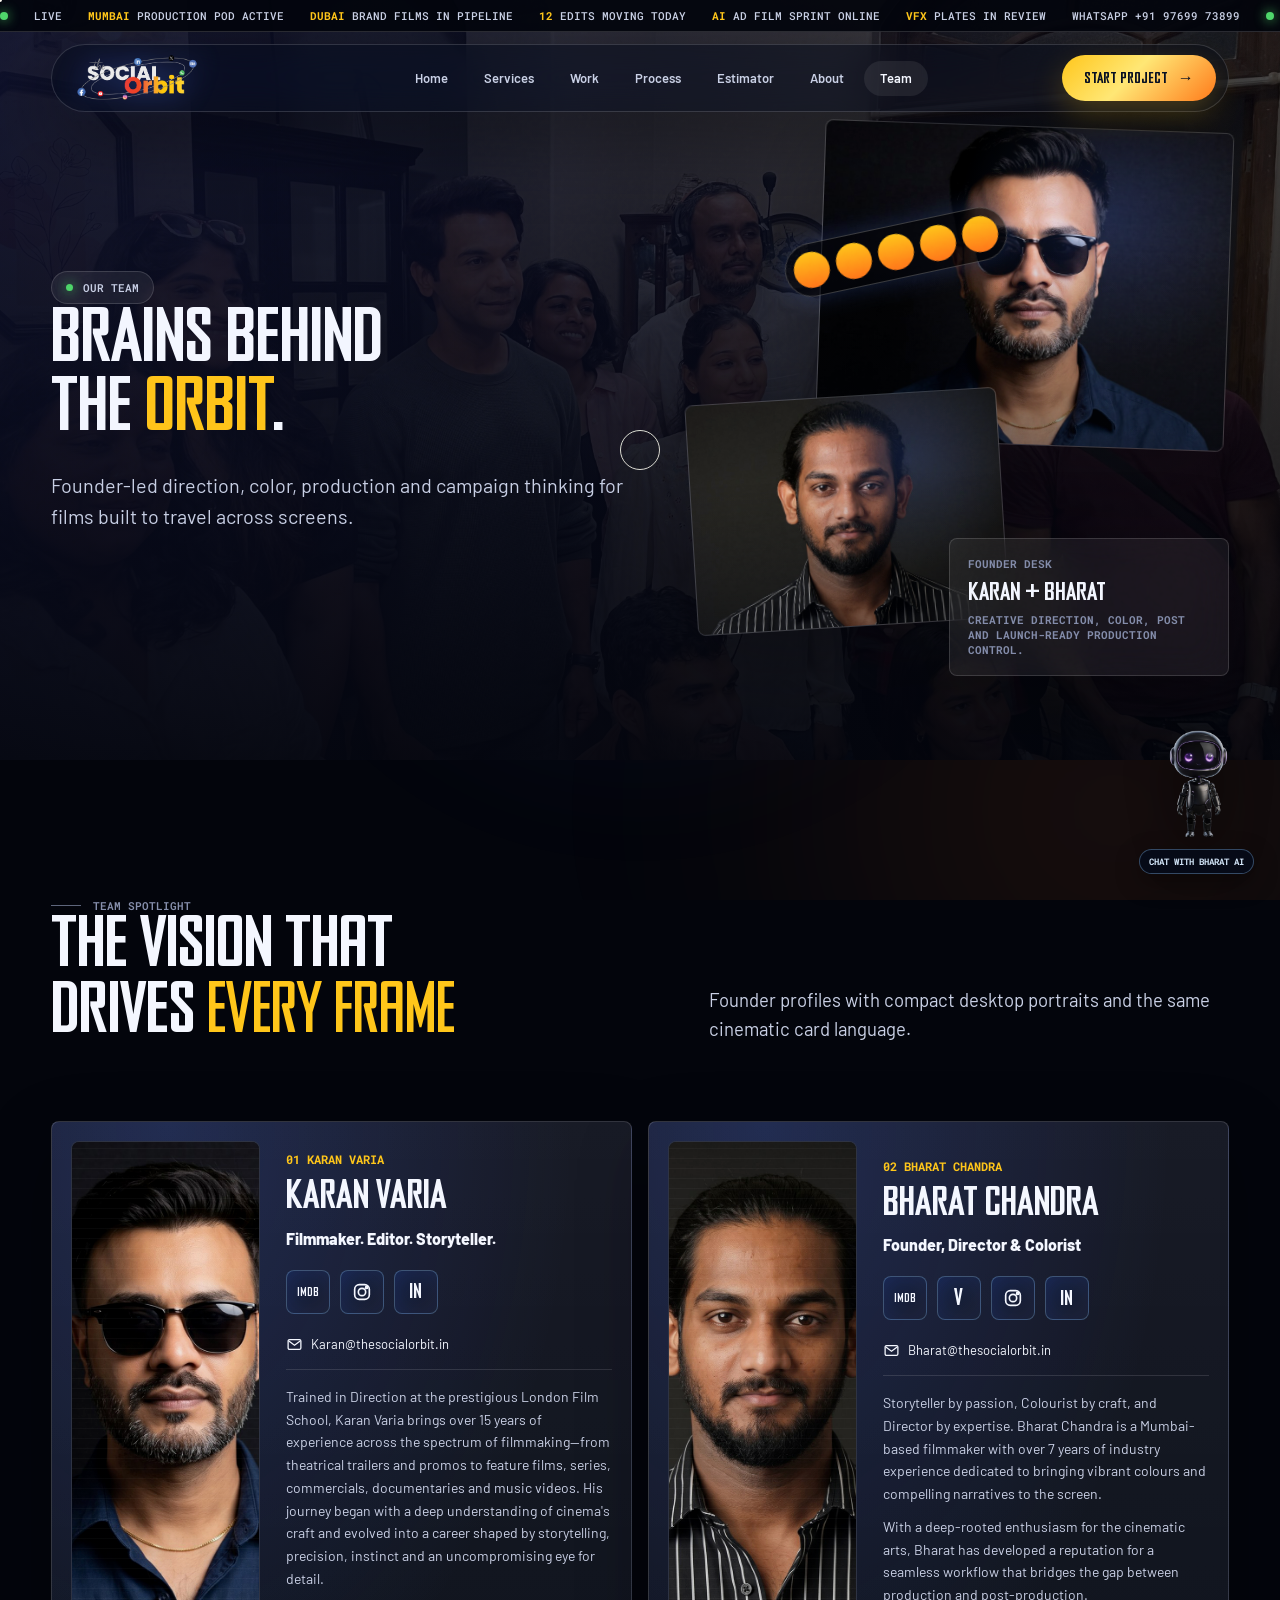
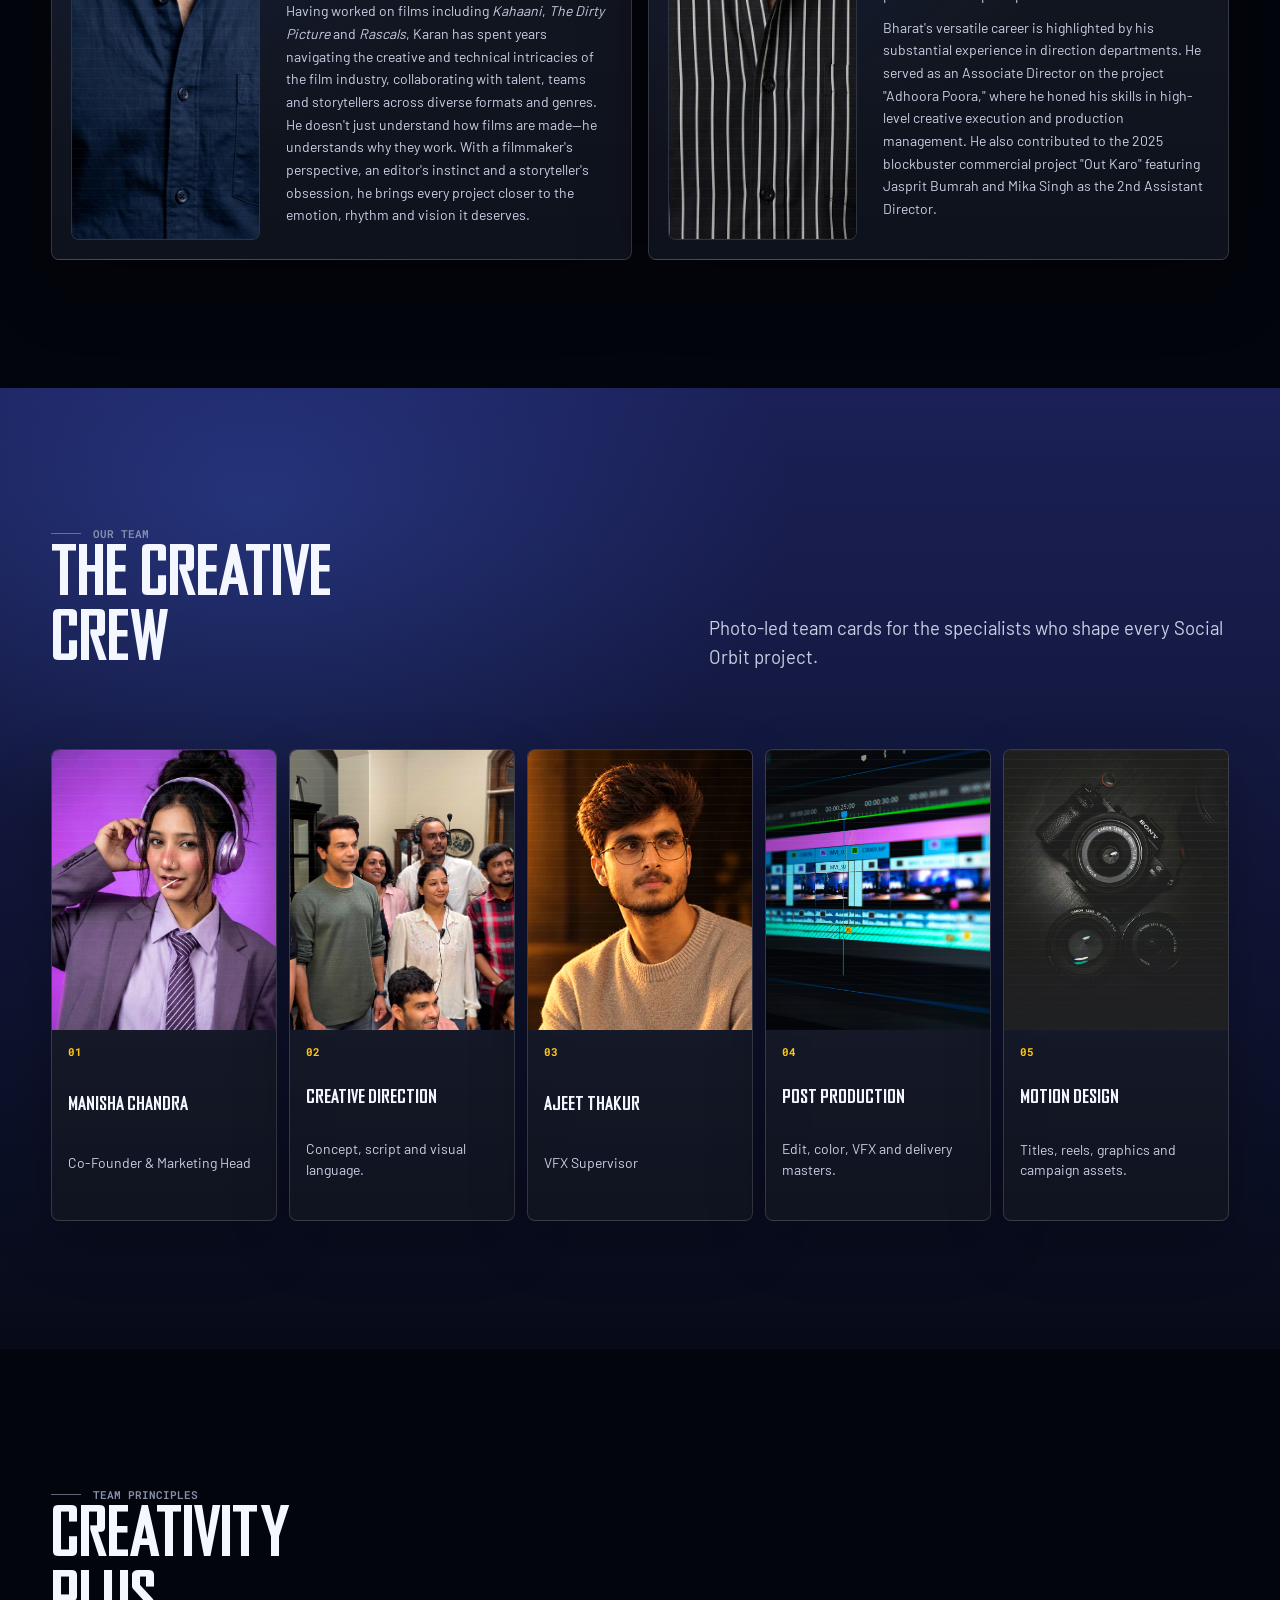
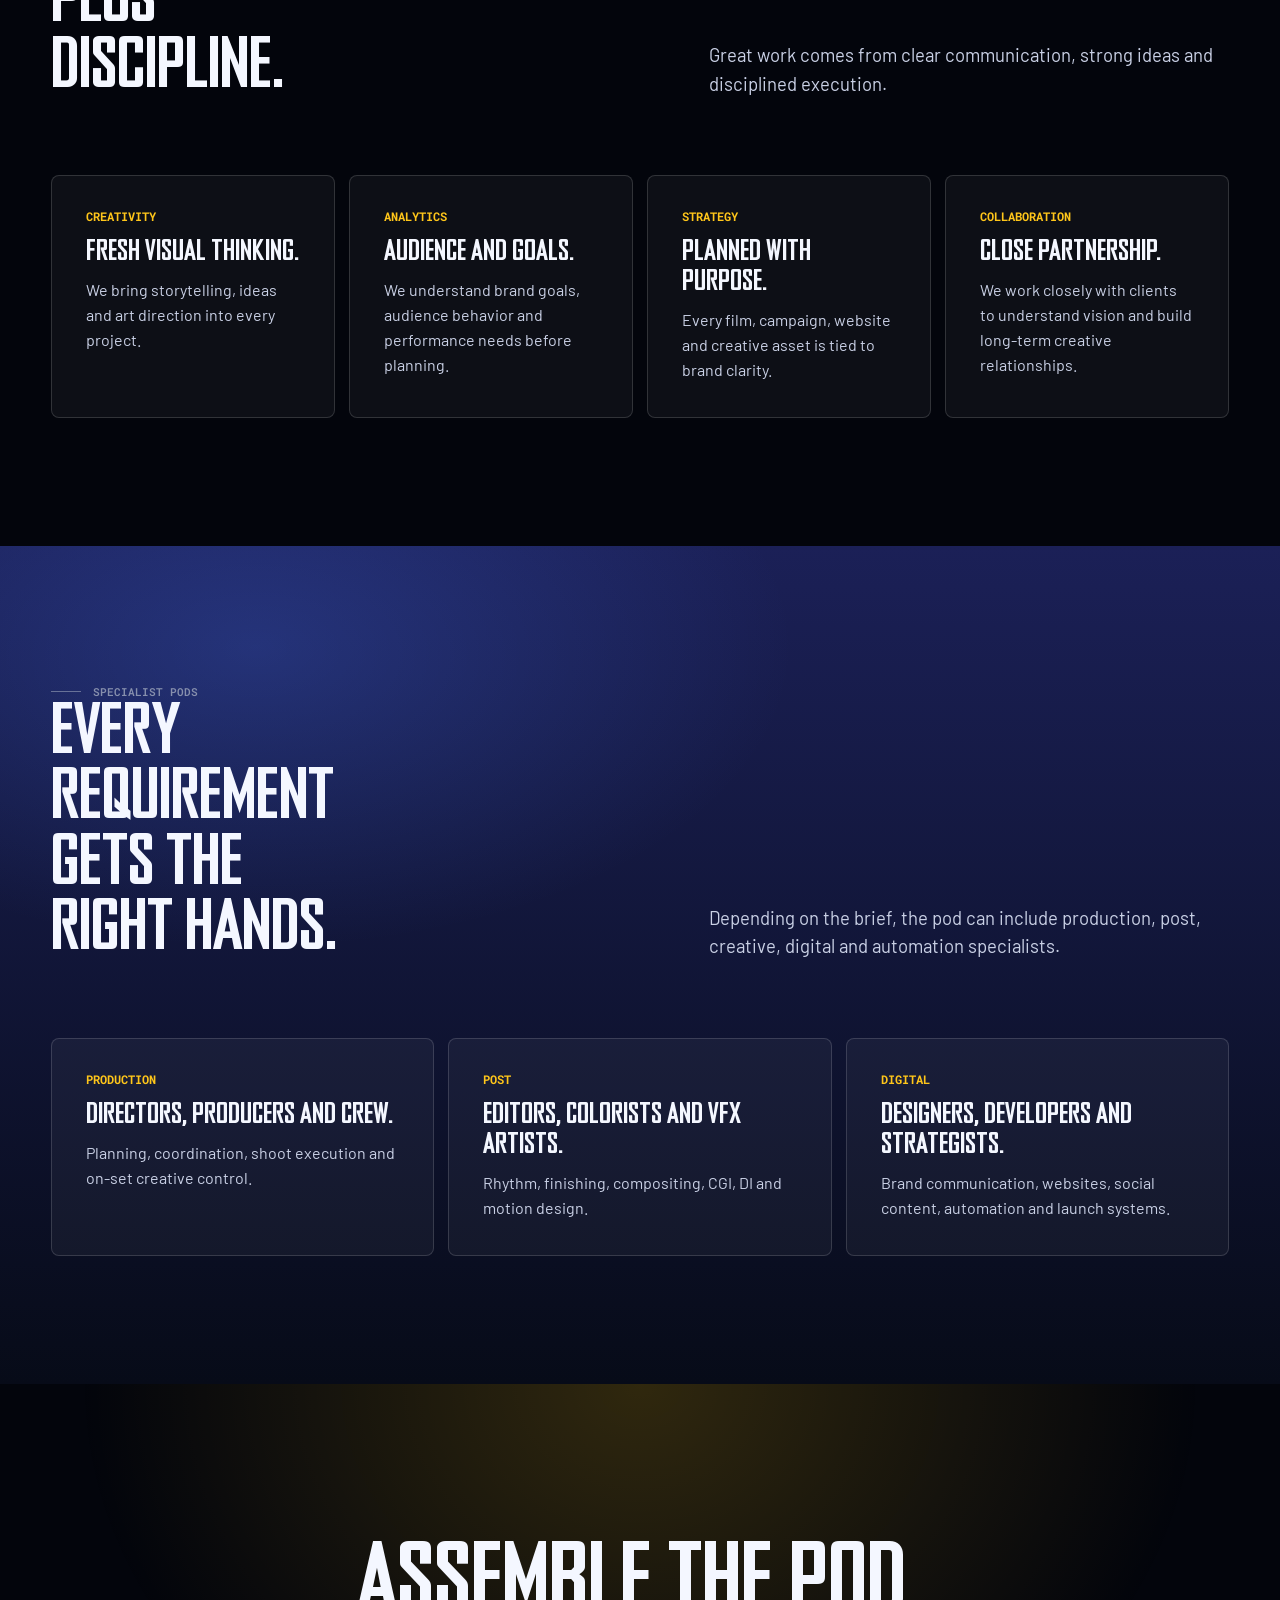
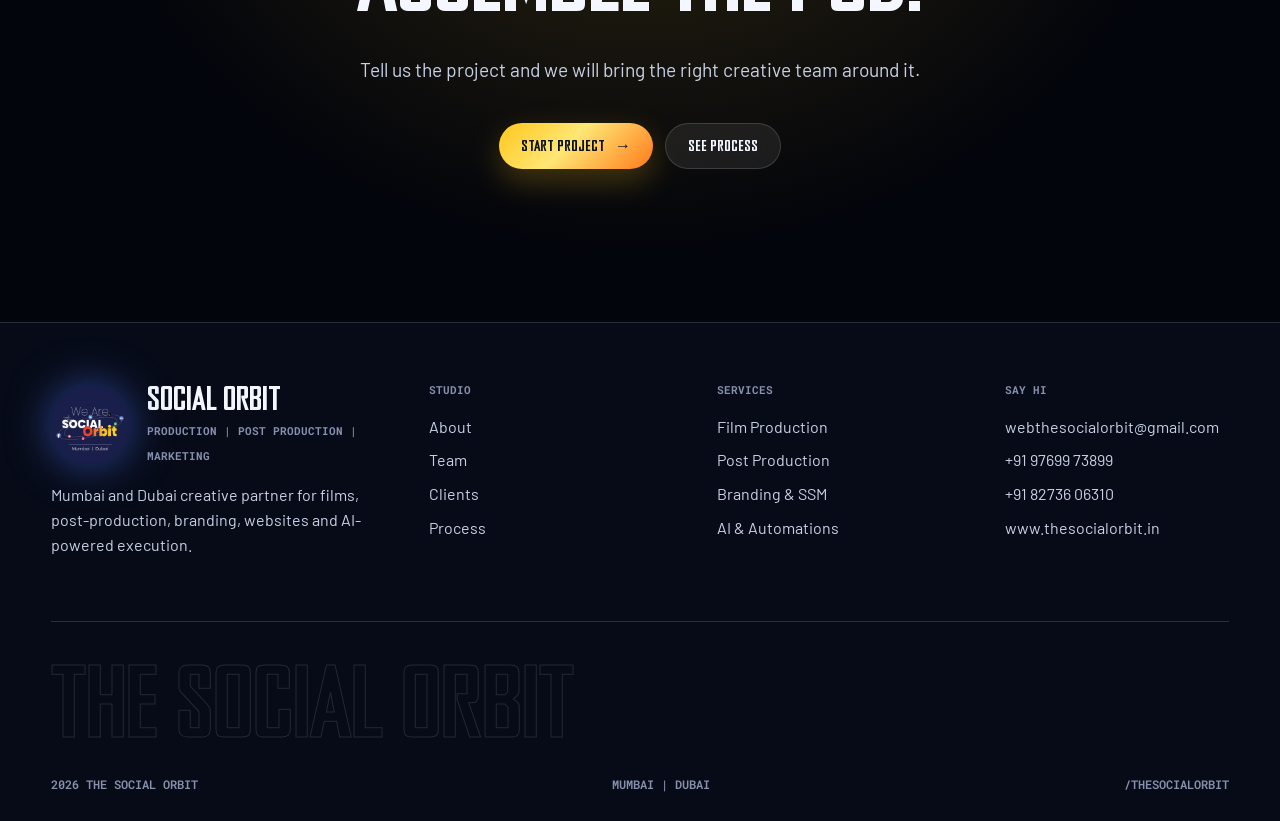
<file: team.html>
<!DOCTYPE html>
<html lang="en">
<head>
  <meta charset="utf-8">
  <meta name="viewport" content="width=device-width, initial-scale=1">
  <title>Film Production Team in Mumbai | The Social Orbit</title>
  <meta name="description" content="Meet The Social Orbit team behind film production, editing, color, motion, marketing, web development and AI projects.">
  <link rel="canonical" href="https://www.thesocialorbit.in/team.html">
  <meta name="robots" content="index, follow, max-image-preview:large">
  <meta property="og:type" content="website">
  <meta property="og:site_name" content="The Social Orbit">
  <meta property="og:locale" content="en_IN">
  <meta property="og:url" content="https://www.thesocialorbit.in/team.html">
  <meta property="og:title" content="Film Production Team in Mumbai | The Social Orbit">
  <meta property="og:description" content="Meet The Social Orbit team behind film production, editing, color, motion, marketing, web development and AI projects.">
  <meta property="og:image" content="https://www.thesocialorbit.in/assets/images/team-karan-varia.jpg">
  <meta property="og:image:alt" content="The Social Orbit founder, Karan Varia.">
  <meta name="twitter:card" content="summary_large_image">
  <meta name="twitter:title" content="Film Production Team in Mumbai | The Social Orbit">
  <meta name="twitter:description" content="Meet The Social Orbit team behind film production, editing, color, motion, marketing, web development and AI projects.">
  <meta name="twitter:image" content="https://www.thesocialorbit.in/assets/images/team-karan-varia.jpg">
  <meta name="twitter:image:alt" content="The Social Orbit founder, Karan Varia.">
  <link rel="icon" href="assets/images/social-orbit-mark.png">
  <link rel="stylesheet" href="assets/css/styles.css?v=team-centered-copy-20261126">
</head>
<body>
  <div data-chrome></div>
  <main>
    <section class="subhero subhero--visual-fit subhero--team" style="--hero-image:url('../images/creative-team.jpg')">
      <div class="subhero__copy">
        <span class="tag reveal"><i></i>Our team</span>
        <h1 class="reveal">Brains behind the <span class="amber">orbit</span>.</h1>
        <p class="reveal">Founder-led direction, color, production and campaign thinking for films built to travel across screens.</p>
      </div>
      <div class="landing-visual landing-visual--team reveal" aria-hidden="true">
        <div class="landing-visual__frame landing-visual__frame--main"><img src="assets/images/team-karan-varia.jpg" alt="" width="1200" height="1607"></div>
        <div class="landing-visual__frame landing-visual__frame--secondary"><img src="assets/images/team-bharat-chandra.jpg" alt="" width="1200" height="1607"></div>
        <div class="landing-visual__info"><span>Founder Desk</span><strong>Karan + Bharat</strong><small>Creative direction, color, post and launch-ready production control.</small></div>
        <div class="landing-visual__film"><i></i><i></i><i></i><i></i><i></i></div>
      </div>
    </section>

    <section class="section">
      <div class="wrap">
        <div class="section-head section-head--compact">
          <div><span class="eyebrow">Team spotlight</span><h2 class="team-vision-title">The Vision That<br>Drives <span class="ko amber">Every Frame</span></h2></div>
          <p>Founder profiles with compact desktop portraits and the same cinematic card language.</p>
        </div>
        <div class="team-feature-grid team-founder-grid">
          <article class="team-founder-card team-founder-card--karan reveal">
            <div class="team-founder-card__media"><img src="assets/images/team-karan-varia.jpg" alt="Karan Varia, Founder and Director" width="1200" height="1607" loading="lazy"></div>
            <div class="team-founder-card__content">
              <span>01 Karan Varia</span>
              <h3>Karan Varia</h3>
              <p class="team-founder-card__role">Filmmaker. Editor. Storyteller.</p>
              <div class="profile-links" aria-label="Karan Varia profile links">
                <a class="profile-link profile-link--imdb" href="https://www.imdb.com/name/nm5664822/" target="_blank" rel="noopener" aria-label="Karan Varia on IMDb"><span>IMDb</span></a>
                <a class="profile-link profile-link--instagram" href="https://www.instagram.com/imkaran3/" target="_blank" rel="noopener" aria-label="Karan Varia on Instagram">
                  <svg viewBox="0 0 24 24" aria-hidden="true"><rect x="4" y="4" width="16" height="16" rx="5"></rect><circle cx="12" cy="12" r="4"></circle><circle cx="17" cy="7" r="1.1"></circle></svg>
                </a>
                <a class="profile-link profile-link--linkedin" href="https://www.linkedin.com/in/karan-varia-882773159/" target="_blank" rel="noopener" aria-label="Karan Varia on LinkedIn"><span>in</span></a>
              </div>
              <a class="team-email" href="mailto:Karan@thesocialorbit.in" aria-label="Email Karan Varia at Karan@thesocialorbit.in">
                <svg viewBox="0 0 24 24" aria-hidden="true"><rect x="3" y="5" width="18" height="14" rx="2"></rect><path d="m4 7 8 6 8-6"></path></svg>
                <span>Karan@thesocialorbit.in</span>
              </a>
              <div class="team-founder-card__about">
                <p>Trained in Direction at the prestigious London Film School, Karan Varia brings over 15 years of experience across the spectrum of filmmaking—from theatrical trailers and promos to feature films, series, commercials, documentaries and music videos. His journey began with a deep understanding of cinema's craft and evolved into a career shaped by storytelling, precision, instinct and an uncompromising eye for detail.</p>
                <p>Having worked on films including <em>Kahaani</em>, <em>The Dirty Picture</em> and <em>Rascals</em>, Karan has spent years navigating the creative and technical intricacies of the film industry, collaborating with talent, teams and storytellers across diverse formats and genres. He doesn't just understand how films are made—he understands why they work. With a filmmaker's perspective, an editor's instinct and a storyteller's obsession, he brings every project closer to the emotion, rhythm and vision it deserves.</p>
              </div>
            </div>
          </article>
          <article class="team-founder-card team-founder-card--bharat reveal">
            <div class="team-founder-card__media"><img src="assets/images/team-bharat-chandra.jpg" alt="Bharat Chandra, Founder Director and Colorist" width="1200" height="1607" loading="lazy"></div>
            <div class="team-founder-card__content">
              <span>02 Bharat Chandra</span>
              <h3>Bharat Chandra</h3>
              <p class="team-founder-card__role">Founder, Director &amp; Colorist</p>
              <div class="profile-links" aria-label="Bharat Chandra profile links">
                <a class="profile-link profile-link--imdb" href="https://www.imdb.com/name/nm14554899/" target="_blank" rel="noopener" aria-label="Bharat Chandra on IMDb"><span>IMDb</span></a>
                <a class="profile-link profile-link--vimeo" href="https://vimeo.com/bharat22786" target="_blank" rel="noopener" aria-label="Bharat Chandra on Vimeo"><span>v</span></a>
                <a class="profile-link profile-link--instagram" href="https://www.instagram.com/bharat22786/" target="_blank" rel="noopener" aria-label="Bharat Chandra on Instagram">
                  <svg viewBox="0 0 24 24" aria-hidden="true"><rect x="4" y="4" width="16" height="16" rx="5"></rect><circle cx="12" cy="12" r="4"></circle><circle cx="17" cy="7" r="1.1"></circle></svg>
                </a>
                <a class="profile-link profile-link--linkedin" href="https://www.linkedin.com/in/bharat22786/" target="_blank" rel="noopener" aria-label="Bharat Chandra on LinkedIn"><span>in</span></a>
              </div>
              <a class="team-email" href="mailto:Bharat@thesocialorbit.in" aria-label="Email Bharat Chandra at Bharat@thesocialorbit.in">
                <svg viewBox="0 0 24 24" aria-hidden="true"><rect x="3" y="5" width="18" height="14" rx="2"></rect><path d="m4 7 8 6 8-6"></path></svg>
                <span>Bharat@thesocialorbit.in</span>
              </a>
              <div class="team-founder-card__about">
                <p>Storyteller by passion, Colourist by craft, and Director by expertise. Bharat Chandra is a Mumbai-based filmmaker with over 7 years of industry experience dedicated to bringing vibrant colours and compelling narratives to the screen.</p>
                <p>With a deep-rooted enthusiasm for the cinematic arts, Bharat has developed a reputation for a seamless workflow that bridges the gap between production and post-production.</p>
                <p>Bharat's versatile career is highlighted by his substantial experience in direction departments. He served as an Associate Director on the project &quot;Adhoora Poora,&quot; where he honed his skills in high-level creative execution and production management. He also contributed to the 2025 blockbuster commercial project &quot;Out Karo&quot; featuring Jasprit Bumrah and Mika Singh as the 2nd Assistant Director.</p>
              </div>
            </div>
          </article>
        </div>
      </div>
    </section>

    <section class="section section--blue">
      <div class="wrap">
        <div class="section-head section-head--compact">
          <div><span class="eyebrow">Our team</span><h2>The Creative Crew</h2></div>
          <p>Photo-led team cards for the specialists who shape every Social Orbit project.</p>
        </div>
        <div class="team-member-grid">
          <article class="team-member-card reveal">
            <div class="team-member-card__photo"><img src="assets/images/team-manisha.png" alt="Manisha Chandra, Co-Founder and Marketing Head" width="647" height="1280" loading="lazy"></div>
            <div class="team-member-card__body">
              <span>01</span>
              <h3>Manisha Chandra</h3>
              <p>Co-Founder &amp; Marketing Head</p>
            </div>
          </article>
          <article class="team-member-card reveal">
            <div class="team-member-card__photo"><img src="assets/images/creative-team.jpg" alt="Creative direction specialist" width="1600" height="1067" loading="lazy"></div>
            <div class="team-member-card__body">
              <span>02</span>
              <h3>Creative Direction</h3>
              <p>Concept, script and visual language.</p>
            </div>
          </article>
          <article class="team-member-card reveal">
            <div class="team-member-card__photo"><img src="assets/images/team-ajeet-thakur.png" alt="Ajeet Thakur, VFX Supervisor" width="318" height="500" loading="lazy"></div>
            <div class="team-member-card__body">
              <span>03</span>
              <h3>Ajeet Thakur</h3>
              <p>VFX Supervisor</p>
            </div>
          </article>
          <article class="team-member-card reveal">
            <div class="team-member-card__photo"><img src="assets/images/post-production.jpg" alt="Post production specialist" width="1600" height="1067" loading="lazy"></div>
            <div class="team-member-card__body">
              <span>04</span>
              <h3>Post Production</h3>
              <p>Edit, color, VFX and delivery masters.</p>
            </div>
          </article>
          <article class="team-member-card reveal">
            <div class="team-member-card__photo"><img src="assets/images/studio-light.jpg" alt="Motion and lighting specialist" width="1600" height="2000" loading="lazy"></div>
            <div class="team-member-card__body">
              <span>05</span>
              <h3>Motion Design</h3>
              <p>Titles, reels, graphics and campaign assets.</p>
            </div>
          </article>
        </div>
      </div>
    </section>

    <section class="section">
      <div class="wrap">
        <div class="section-head">
          <div><span class="eyebrow">Team principles</span><h2>Creativity plus discipline.</h2></div>
          <p>Great work comes from clear communication, strong ideas and disciplined execution.</p>
        </div>
        <div class="grid grid--4">
          <article class="team-role reveal"><div class="kicker">Creativity</div><h3>Fresh visual thinking.</h3><p>We bring storytelling, ideas and art direction into every project.</p></article>
          <article class="team-role reveal"><div class="kicker">Analytics</div><h3>Audience and goals.</h3><p>We understand brand goals, audience behavior and performance needs before planning.</p></article>
          <article class="team-role reveal"><div class="kicker">Strategy</div><h3>Planned with purpose.</h3><p>Every film, campaign, website and creative asset is tied to brand clarity.</p></article>
          <article class="team-role reveal"><div class="kicker">Collaboration</div><h3>Close partnership.</h3><p>We work closely with clients to understand vision and build long-term creative relationships.</p></article>
        </div>
      </div>
    </section>

    <section class="section section--blue">
      <div class="wrap">
        <div class="section-head">
          <div><span class="eyebrow">Specialist pods</span><h2>Every requirement gets the right hands.</h2></div>
          <p>Depending on the brief, the pod can include production, post, creative, digital and automation specialists.</p>
        </div>
        <div class="grid grid--3">
          <article class="value reveal"><div class="kicker">Production</div><h3>Directors, producers and crew.</h3><p>Planning, coordination, shoot execution and on-set creative control.</p></article>
          <article class="value reveal"><div class="kicker">Post</div><h3>Editors, colorists and VFX artists.</h3><p>Rhythm, finishing, compositing, CGI, DI and motion design.</p></article>
          <article class="value reveal"><div class="kicker">Digital</div><h3>Designers, developers and strategists.</h3><p>Brand communication, websites, social content, automation and launch systems.</p></article>
        </div>
      </div>
    </section>

    <section class="cta">
      <div class="wrap">
        <h2>Assemble the pod.</h2>
        <p>Tell us the project and we will bring the right creative team around it.</p>
        <div class="cta-row">
          <a class="btn btn--primary" href="contact.html">Start Project <span class="arrow">&rarr;</span></a>
          <a class="btn btn--ghost" href="process.html">See Process</a>
        </div>
      </div>
    </section>
  </main>
  <div data-footer></div>
  <script src="assets/js/site.js?v=estimator-menu-20261126"></script>
</body>
</html>
</file>
<file: assets/css/styles.css>
:root {
  --ink-000: #03050c;
  --ink-050: #070b18;
  --ink-100: #0c1224;
  --ink-200: #121a33;
  --navy: #1b2057;
  --navy-2: #111740;
  --blue-100: #d9ecff;
  --blue-200: #8ec7ff;
  --blue-400: #4b78ff;
  --blue-500: #2654f5;
  --blue-glow: rgba(75, 120, 255, .55);
  --amber: #ffc61a;
  --orange: #ff7a1a;
  --coral: #f23b2f;
  --green: #4fd66b;
  --paper: #f4f7ff;
  --paper-2: #c9d0e5;
  --paper-3: #8790ad;
  --cream: #f2efe5;
  --cream-ink: #111421;
  --glass-1: rgba(255, 255, 255, .045);
  --glass-2: rgba(255, 255, 255, .075);
  --glass-3: rgba(255, 255, 255, .12);
  --glass-edge: rgba(255, 255, 255, .15);
  --glass-rim: rgba(255, 255, 255, .26);
  --shadow: 0 24px 80px rgba(0, 0, 0, .45);
  --max: 1480px;
  --gutter: clamp(18px, 4vw, 64px);
  --ease-out: cubic-bezier(.16, 1, .3, 1);
  --display: "Agency Gothic CT", sans-serif;
  --kinetic: "Agency Gothic CT Condensed", sans-serif;
  --sans: "Barlow", sans-serif;
  --mono: "Roboto Mono", monospace;
}

@font-face {
  font-family: "Agency Gothic CT";
  font-style: normal;
  font-weight: 300;
  font-display: swap;
  src: url("../fonts/agency-gothic-ct-light.woff2") format("woff2");
}

@font-face {
  font-family: "Agency Gothic CT";
  font-style: normal;
  font-weight: 400;
  font-display: swap;
  src: url("../fonts/agency-gothic-ct-medium.woff2") format("woff2");
}

@font-face {
  font-family: "Agency Gothic CT";
  font-style: normal;
  font-weight: 500;
  font-display: swap;
  src: url("../fonts/agency-gothic-ct-medium.woff2") format("woff2");
}

@font-face {
  font-family: "Agency Gothic CT";
  font-style: normal;
  font-weight: 600;
  font-display: swap;
  src: url("../fonts/agency-gothic-ct-bold.woff2") format("woff2");
}

@font-face {
  font-family: "Agency Gothic CT";
  font-style: normal;
  font-weight: 700;
  font-display: swap;
  src: url("../fonts/agency-gothic-ct-bold.woff2") format("woff2");
}

@font-face {
  font-family: "Agency Gothic CT Condensed";
  font-style: normal;
  font-weight: 400;
  font-display: swap;
  src: url("../fonts/agency-gothic-ct-condensed.woff2") format("woff2");
}

@font-face {
  font-family: "Agency Gothic CT Condensed";
  font-style: normal;
  font-weight: 500;
  font-display: swap;
  src: url("../fonts/agency-gothic-ct-condensed.woff2") format("woff2");
}

@font-face {
  font-family: "Barlow";
  font-style: normal;
  font-weight: 400;
  font-display: swap;
  src: url("../fonts/barlow-400.woff2") format("woff2");
}

@font-face {
  font-family: "Barlow";
  font-style: normal;
  font-weight: 500;
  font-display: swap;
  src: url("../fonts/barlow-500.woff2") format("woff2");
}

@font-face {
  font-family: "Barlow";
  font-style: normal;
  font-weight: 600;
  font-display: swap;
  src: url("../fonts/barlow-600.woff2") format("woff2");
}

@font-face {
  font-family: "Barlow";
  font-style: normal;
  font-weight: 700;
  font-display: swap;
  src: url("../fonts/barlow-700.woff2") format("woff2");
}

@font-face {
  font-family: "Barlow";
  font-style: normal;
  font-weight: 800;
  font-display: swap;
  src: url("../fonts/barlow-800.woff2") format("woff2");
}

@font-face {
  font-family: "Barlow";
  font-style: normal;
  font-weight: 900;
  font-display: swap;
  src: url("../fonts/barlow-900.woff2") format("woff2");
}

@font-face {
  font-family: "Barlow Condensed";
  font-style: normal;
  font-weight: 400;
  font-display: swap;
  src: url("../fonts/barlow-condensed-400.woff2") format("woff2");
}

@font-face {
  font-family: "Barlow Condensed";
  font-style: normal;
  font-weight: 500;
  font-display: swap;
  src: url("../fonts/barlow-condensed-500.woff2") format("woff2");
}

@font-face {
  font-family: "Barlow Condensed";
  font-style: normal;
  font-weight: 600;
  font-display: swap;
  src: url("../fonts/barlow-condensed-600.woff2") format("woff2");
}

@font-face {
  font-family: "Barlow Condensed";
  font-style: normal;
  font-weight: 700;
  font-display: swap;
  src: url("../fonts/barlow-condensed-700.woff2") format("woff2");
}

@font-face {
  font-family: "Barlow Condensed";
  font-style: normal;
  font-weight: 800;
  font-display: swap;
  src: url("../fonts/barlow-condensed-800.woff2") format("woff2");
}

@font-face {
  font-family: "Barlow Condensed";
  font-style: normal;
  font-weight: 900;
  font-display: swap;
  src: url("../fonts/barlow-condensed-900.woff2") format("woff2");
}

@font-face {
  font-family: "Roboto Mono";
  font-style: normal;
  font-weight: 400;
  font-display: swap;
  src: url("../fonts/roboto-mono-400.woff2") format("woff2");
}

@font-face {
  font-family: "Roboto Mono";
  font-style: normal;
  font-weight: 500;
  font-display: swap;
  src: url("../fonts/roboto-mono-500.woff2") format("woff2");
}

@font-face {
  font-family: "Roboto Mono";
  font-style: normal;
  font-weight: 600;
  font-display: swap;
  src: url("../fonts/roboto-mono-600.woff2") format("woff2");
}

@font-face {
  font-family: "Roboto Mono";
  font-style: normal;
  font-weight: 700;
  font-display: swap;
  src: url("../fonts/roboto-mono-700.woff2") format("woff2");
}

* {
  box-sizing: border-box;
}

html {
  margin: 0;
  padding: 0;
  scroll-behavior: smooth;
  overflow-x: clip;
}

body {
  margin: 0;
  color: var(--paper);
  background: var(--ink-000);
  font-family: var(--sans);
  font-size: 16px;
  line-height: 1.55;
  text-rendering: optimizeLegibility;
  -webkit-font-smoothing: antialiased;
  cursor: none;
  overflow-x: clip;
}

body.menu-open,
body.drawer-open {
  overflow: hidden;
}

body::before {
  content: "";
  position: fixed;
  inset: 0;
  z-index: 60;
  pointer-events: none;
  opacity: .72;
  mix-blend-mode: overlay;
  background-image: url("data:image/svg+xml,%3Csvg viewBox='0 0 200 200' xmlns='http://www.w3.org/2000/svg'%3E%3Cfilter id='n'%3E%3CfeTurbulence type='fractalNoise' baseFrequency='.85' numOctaves='2' stitchTiles='stitch'/%3E%3CfeColorMatrix values='0 0 0 0 0 0 0 0 0 0 0 0 0 0 0 0 0 0 .07 0'/%3E%3C/filter%3E%3Crect width='100%25' height='100%25' filter='url(%23n)'/%3E%3C/svg%3E");
}

a {
  color: inherit;
  text-decoration: none;
}

button,
input,
textarea,
select {
  font: inherit;
}

button {
  color: inherit;
  border: 0;
  background: none;
  padding: 0;
  cursor: none;
}

img {
  display: block;
  max-width: 100%;
}

::selection {
  color: #071023;
  background: var(--amber);
}

.aurora,
.spot,
.progress,
.cursor-ring,
.cursor-dot {
  pointer-events: none;
}

.aurora {
  position: fixed;
  inset: 0;
  z-index: 0;
  overflow: hidden;
}

.aurora::before,
.aurora::after {
  content: "";
  position: absolute;
  width: 82vmax;
  aspect-ratio: 1;
  border-radius: 50%;
  filter: blur(120px);
  opacity: .55;
}

.aurora::before {
  top: -34vmax;
  left: -24vmax;
  background: radial-gradient(circle, rgba(75, 120, 255, .58), transparent 64%);
  animation: drift 38s linear infinite;
}

.aurora::after {
  right: -28vmax;
  bottom: -34vmax;
  background: radial-gradient(circle, rgba(255, 122, 26, .2), transparent 62%);
  animation: drift 50s linear infinite reverse;
}

.spot {
  position: fixed;
  inset: 0;
  z-index: 2;
  overflow: hidden;
}

.spot::before {
  content: "";
  position: absolute;
  width: 56vmax;
  aspect-ratio: 1;
  border-radius: 50%;
  background: radial-gradient(circle, rgba(75, 120, 255, .24), transparent 62%);
  filter: blur(80px);
  mix-blend-mode: screen;
  transform: translate(calc(var(--sx, 50vw) - 28vmax), calc(var(--sy, 50vh) - 28vmax));
  transition: transform .7s var(--ease-out);
}

.progress {
  position: fixed;
  left: 0;
  top: 0;
  z-index: 120;
  width: 100%;
  height: 2px;
  transform: scaleX(0);
  transform-origin: left center;
  background: linear-gradient(90deg, var(--blue-400), var(--amber), var(--coral));
  box-shadow: 0 0 18px var(--blue-glow);
}

.cursor-ring,
.cursor-dot {
  position: fixed;
  left: 0;
  top: 0;
  z-index: 130;
  border-radius: 50%;
  transform: translate(-50%, -50%);
  mix-blend-mode: difference;
}

.cursor-ring {
  width: 40px;
  height: 40px;
  border: 1.5px solid rgba(255, 255, 255, .95);
  transition: width .25s var(--ease-out), height .25s var(--ease-out), background .25s, border-color .25s;
}

.cursor-dot {
  width: 4px;
  height: 4px;
  background: #fff;
}

.cursor-ring.is-hover {
  width: 82px;
  height: 82px;
  border-color: rgba(255, 255, 255, .72);
  background: rgba(255, 255, 255, .09);
}

.live {
  position: fixed;
  top: 0;
  left: 0;
  right: 0;
  z-index: 90;
  height: 32px;
  overflow: hidden;
  border-bottom: 1px solid var(--glass-edge);
  background: rgba(3, 5, 12, .92);
  color: var(--paper-2);
  font: 500 11px/1 var(--mono);
  text-transform: uppercase;
  letter-spacing: 0;
}

.live__inner {
  display: inline-flex;
  align-items: center;
  gap: 26px;
  padding: 10px 0;
  white-space: nowrap;
  animation: ticker 34s linear infinite;
}

.live b {
  color: var(--amber);
}

.live .dot {
  width: 8px;
  height: 8px;
  border-radius: 50%;
  background: var(--green);
  box-shadow: 0 0 12px var(--green);
  animation: pulse 1.5s infinite;
}

.nav-wrap {
  position: fixed;
  top: 44px;
  left: 0;
  right: 0;
  z-index: 89;
  display: flex;
  justify-content: center;
  padding: 0 var(--gutter);
  pointer-events: none;
}

.nav {
  width: 100%;
  max-width: var(--max);
  min-height: 66px;
  display: flex;
  align-items: center;
  justify-content: space-between;
  gap: 12px;
  padding: 9px 12px 9px 20px;
  border: 1px solid var(--glass-edge);
  border-radius: 999px;
  background: rgba(7, 11, 24, .56);
  box-shadow: var(--shadow);
  backdrop-filter: blur(24px) saturate(160%);
  -webkit-backdrop-filter: blur(24px) saturate(160%);
  pointer-events: auto;
}

.nav__brand {
  display: inline-flex;
  align-items: center;
  flex: 0 0 auto;
  width: clamp(150px, 15vw, 232px);
  height: 48px;
  min-width: 0;
  padding-left: 4px;
}

.nav__logo {
  width: 100%;
  height: 100%;
  object-fit: contain;
  object-position: left center;
  filter: drop-shadow(0 0 14px rgba(75, 120, 255, .42));
}

.nav__mark {
  width: 44px;
  height: 44px;
  flex: 0 0 auto;
  filter: drop-shadow(0 0 16px var(--blue-glow));
}

.nav__mark img {
  width: 100%;
  height: 100%;
  object-fit: contain;
  animation: mark-float 12s ease-in-out infinite;
}

.nav__word {
  white-space: nowrap;
}

.nav__links {
  display: flex;
  align-items: center;
  justify-content: center;
  gap: 4px;
}

.nav__link {
  border-radius: 999px;
  padding: 11px 16px;
  color: var(--paper-2);
  font: 600 13px/1 var(--sans);
  transition: background .25s, color .25s, transform .25s var(--ease-out);
}

.nav__link:hover,
.nav__link.is-active {
  color: var(--paper);
  background: var(--glass-2);
}

.nav__cta,
.btn {
  position: relative;
  display: inline-flex;
  align-items: center;
  justify-content: center;
  gap: 10px;
  min-height: 46px;
  border-radius: 999px;
  padding: 14px 22px;
  overflow: hidden;
  font-family: var(--display);
  font-weight: 800;
  line-height: 1;
  text-transform: uppercase;
  transition: transform .28s var(--ease-out), box-shadow .28s, background .28s, border-color .28s, color .28s;
}

.nav__cta,
.btn--primary {
  color: #081022;
  background: linear-gradient(135deg, var(--amber), #ffe775 45%, var(--orange));
  box-shadow: 0 12px 32px rgba(255, 198, 26, .24);
}

.nav__cta:hover,
.btn--primary:hover {
  transform: translateY(-2px);
  box-shadow: 0 20px 52px rgba(255, 198, 26, .38);
}

.btn--blue {
  color: #fff;
  background: linear-gradient(180deg, var(--blue-400), var(--blue-500));
  box-shadow: 0 16px 42px var(--blue-glow);
}

.btn--blue:hover {
  transform: translateY(-2px);
  box-shadow: 0 24px 58px var(--blue-glow);
}

.btn--ghost {
  color: var(--paper);
  border: 1px solid var(--glass-edge);
  background: var(--glass-2);
  backdrop-filter: blur(12px);
}

.btn--ghost:hover {
  border-color: var(--glass-rim);
  background: var(--glass-3);
  transform: translateY(-2px);
}

.section--cream .btn--ghost {
  color: var(--cream-ink);
  border-color: rgba(17, 20, 33, .18);
  background: rgba(17, 20, 33, .055);
}

.arrow {
  display: inline-flex;
  transition: transform .28s var(--ease-out);
}

.btn:hover .arrow,
.nav__cta:hover .arrow {
  transform: translateX(4px);
}

.nav__burger {
  display: none;
  width: 46px;
  height: 46px;
  flex: 0 0 auto;
  align-items: center;
  justify-content: center;
  border-radius: 999px;
  border: 1px solid var(--glass-edge);
  background: var(--glass-2);
}

.nav__burger-lines {
  position: relative;
  display: block;
  width: 18px;
  height: 12px;
}

.nav__burger-lines span {
  position: absolute;
  left: 0;
  right: 0;
  height: 2px;
  border-radius: 999px;
  background: var(--paper);
}

.nav__burger-lines span:first-child {
  top: 0;
}

.nav__burger-lines span:last-child {
  bottom: 0;
}

.menu {
  position: fixed;
  top: 0;
  right: 0;
  bottom: 0;
  z-index: 110;
  width: min(440px, 92vw);
  display: flex;
  flex-direction: column;
  padding: 22px;
  overflow: hidden;
  border-left: 1px solid var(--glass-edge);
  background: linear-gradient(180deg, rgba(8, 11, 24, .98), rgba(3, 5, 12, .98));
  box-shadow: -28px 0 90px rgba(0, 0, 0, .64);
  transform: translateX(105%);
  visibility: hidden;
  transition: transform .55s var(--ease-out), visibility .55s;
}

.menu-open .menu {
  transform: translateX(0);
  visibility: visible;
}

.menu__ghost {
  position: absolute;
  right: -34%;
  top: 12%;
  width: 115%;
  opacity: .18;
  filter: blur(1px) drop-shadow(0 0 60px var(--blue-glow));
  animation: mark-float 13s ease-in-out infinite;
}

.menu__top,
.menu__foot {
  position: relative;
  z-index: 2;
}

.menu__top {
  display: flex;
  align-items: center;
  justify-content: space-between;
  padding-bottom: 18px;
  border-bottom: 1px solid var(--glass-edge);
}

.eyebrow {
  display: inline-flex;
  align-items: center;
  gap: 12px;
  color: var(--paper-3);
  font: 600 11px/1 var(--mono);
  text-transform: uppercase;
}

.eyebrow::before {
  content: "";
  width: 30px;
  height: 1px;
  background: currentColor;
  opacity: .7;
}

.menu__close {
  position: relative;
  width: 40px;
  height: 40px;
  border-radius: 999px;
  border: 1px solid var(--glass-edge);
  background: var(--glass-2);
  transition: transform .28s var(--ease-out), background .28s;
}

.menu__close:hover {
  transform: rotate(90deg);
  background: var(--glass-3);
}

.menu__close span {
  position: absolute;
  top: 50%;
  left: 50%;
  width: 15px;
  height: 2px;
  border-radius: 999px;
  background: var(--paper);
}

.menu__close span:first-child {
  transform: translate(-50%, -50%) rotate(45deg);
}

.menu__close span:last-child {
  transform: translate(-50%, -50%) rotate(-45deg);
}

.menu__nav {
  position: relative;
  z-index: 2;
  flex: 1;
  display: flex;
  flex-direction: column;
  padding: 16px 0;
  min-height: 0;
}

.menu__item {
  display: grid;
  grid-template-columns: auto 1fr auto;
  gap: 14px;
  align-items: baseline;
  padding: 18px 4px;
  border-bottom: 1px solid rgba(255, 255, 255, .08);
  opacity: .96;
}

.menu__n {
  color: var(--amber);
  font: 600 12px/1 var(--mono);
}

.menu__t {
  color: var(--paper);
  font-family: var(--display);
  font-size: clamp(28px, 8vw, 52px);
  font-weight: 800;
  line-height: .92;
  text-transform: uppercase;
}

.menu__c,
.menu__a {
  color: var(--paper-3);
  font-size: 13px;
}

.menu__foot {
  display: grid;
  gap: 10px;
  color: var(--paper-3);
  font: 500 12px/1.4 var(--mono);
  text-transform: uppercase;
}

.menu-scrim {
  position: fixed;
  inset: 0;
  z-index: 100;
  background: rgba(0, 0, 0, .5);
  opacity: 0;
  visibility: hidden;
  transition: opacity .4s, visibility .4s;
}

.menu-open .menu-scrim {
  opacity: 1;
  visibility: visible;
}

.menu-open .orbit-chat {
  visibility: hidden;
  pointer-events: none;
}

.wrap {
  position: relative;
  z-index: 3;
  width: 100%;
  max-width: var(--max);
  margin: 0 auto;
  padding: 0 var(--gutter);
}

.hero {
  position: relative;
  z-index: 3;
  min-height: 86svh;
  display: grid;
  align-content: end;
  padding: 160px var(--gutter) 54px;
  overflow: clip;
  background:
    linear-gradient(180deg, rgba(3, 5, 12, .5), rgba(3, 5, 12, .94)),
    linear-gradient(90deg, rgba(27, 32, 87, .86), rgba(3, 5, 12, .42)),
    var(--hero-image) center/cover no-repeat;
}

.hero::before {
  content: "";
  position: absolute;
  inset: 0;
  z-index: 1;
  pointer-events: none;
  opacity: .48;
  background:
    linear-gradient(rgba(142, 199, 255, .08) 1px, transparent 1px),
    linear-gradient(90deg, rgba(142, 199, 255, .08) 1px, transparent 1px),
    radial-gradient(circle at 72% 36%, rgba(75, 120, 255, .34), transparent 34%),
    linear-gradient(115deg, transparent 0 58%, rgba(255, 198, 26, .12) 58% 59%, transparent 59% 100%);
  background-size: 72px 72px, 72px 72px, 100% 100%, 100% 100%;
  mask-image: linear-gradient(180deg, transparent, #000 16%, #000 84%, transparent);
}

.hero__orb {
  position: absolute;
  right: clamp(-80px, -2vw, -20px);
  bottom: -8vw;
  width: min(54vw, 820px);
  opacity: .86;
  filter: drop-shadow(0 0 70px var(--blue-glow));
  animation: hero-float 14s ease-in-out infinite;
}

.hero__top {
  position: relative;
  z-index: 3;
  display: flex;
  justify-content: space-between;
  align-items: flex-start;
  gap: 24px;
  margin-bottom: 28px;
}

.tag {
  display: inline-flex;
  align-items: center;
  gap: 10px;
  width: fit-content;
  max-width: 100%;
  padding: 9px 14px;
  border: 1px solid var(--glass-edge);
  border-radius: 999px;
  background: var(--glass-2);
  color: var(--paper-2);
  font: 600 11px/1.2 var(--mono);
  text-transform: uppercase;
  backdrop-filter: blur(10px);
}

.tag i {
  width: 7px;
  height: 7px;
  flex: 0 0 auto;
  border-radius: 50%;
  background: var(--green);
  box-shadow: 0 0 12px var(--green);
  animation: pulse 1.6s infinite;
}

.mono {
  color: var(--paper-3);
  font: 600 11px/1.5 var(--mono);
  text-transform: uppercase;
  text-align: right;
}

.mono b {
  color: var(--paper);
}

.hero__h,
.display-h {
  margin: 0;
  color: var(--paper);
  font-family: var(--display);
  font-weight: 800;
  line-height: .88;
  text-transform: uppercase;
}

.hero__h {
  position: relative;
  z-index: 3;
  max-width: 10ch;
  font-size: clamp(62px, 10.6vw, 184px);
  text-wrap: balance;
  text-shadow: 0 0 34px rgba(75, 120, 255, .26);
}

.hero__script {
  display: inline-flex;
  align-items: center;
  gap: 12px;
  margin-bottom: .06em;
  color: var(--amber);
  font-family: var(--mono);
  font-size: .14em;
  font-weight: 800;
  line-height: 1;
  text-transform: uppercase;
  text-shadow: 0 0 18px rgba(255, 198, 26, .35);
}

.hero__script::before {
  content: "";
  width: .74em;
  height: .74em;
  border-radius: 50%;
  background: var(--green);
  box-shadow: 0 0 16px var(--green);
}

.hero-showcase {
  position: absolute;
  right: var(--gutter);
  bottom: clamp(128px, 13vw, 210px);
  z-index: 2;
  width: min(42vw, 620px);
  height: min(38vw, 520px);
  pointer-events: none;
}

.hero-showcase__media,
.hero-showcase__chip {
  position: absolute;
  overflow: hidden;
  border: 1px solid var(--glass-edge);
  border-radius: 8px;
  background: rgba(255, 255, 255, .055);
  box-shadow: 0 26px 80px rgba(0, 0, 0, .38);
  backdrop-filter: blur(16px);
}

.hero-showcase__media img,
.hero-showcase__media video {
  display: block;
  width: 100%;
  height: 100%;
  object-fit: cover;
  filter: saturate(1.1) contrast(1.04);
}

.hero-showcase__media::after {
  content: "";
  position: absolute;
  inset: 0;
  background:
    linear-gradient(180deg, transparent 38%, rgba(3, 5, 12, .58)),
    radial-gradient(circle at 72% 22%, rgba(75, 120, 255, .22), transparent 42%);
}

.hero-showcase__media--wide {
  top: 0;
  right: 0;
  width: 82%;
  height: 58%;
  transform: rotate(2deg);
}

.hero-showcase__media--tall {
  left: 0;
  bottom: 5%;
  width: 55%;
  height: 54%;
  transform: rotate(-3.5deg);
}

.hero-showcase__chip {
  right: 2%;
  bottom: 0;
  z-index: 3;
  width: min(310px, 55%);
  padding: 18px;
}

.hero-showcase__chip span,
.hero-showcase__chip strong {
  display: block;
  text-transform: uppercase;
}

.hero-showcase__chip span {
  color: var(--paper-3);
  font: 700 11px/1.35 var(--mono);
}

.hero-showcase__chip strong {
  margin-top: 8px;
  color: var(--paper);
  font-family: var(--display);
  font-size: clamp(25px, 2.3vw, 40px);
  line-height: .96;
}

.hero-showcase__reel {
  position: absolute;
  left: 13%;
  top: 18%;
  z-index: 4;
  display: grid;
  grid-template-columns: repeat(5, 1fr);
  gap: 7px;
  width: 42%;
  padding: 8px;
  border: 1px solid rgba(255, 255, 255, .2);
  border-radius: 999px;
  background: rgba(3, 5, 12, .58);
  box-shadow: 0 0 26px rgba(75, 120, 255, .26);
  transform: rotate(-12deg);
}

.hero-showcase__reel i {
  display: block;
  aspect-ratio: 1;
  border-radius: 50%;
  background: linear-gradient(180deg, var(--amber), var(--orange));
}

.ko {
  font-family: var(--kinetic);
  font-weight: 400;
}

.blue {
  color: var(--blue-200);
  text-shadow: 0 0 32px var(--blue-glow);
}

.amber {
  color: var(--amber);
}

.coral {
  color: var(--coral);
}

.hero__bottom {
  position: relative;
  z-index: 3;
  display: grid;
  grid-template-columns: minmax(0, 1fr) auto minmax(180px, 260px);
  gap: clamp(18px, 3vw, 42px);
  align-items: end;
  margin-top: 34px;
}

.lede {
  max-width: 58ch;
  margin: 0;
  color: var(--paper-2);
  font-size: clamp(17px, 1.5vw, 22px);
  line-height: 1.48;
}

.lede b {
  color: var(--paper);
}

.hero__ctas,
.cta-row {
  display: flex;
  flex-wrap: wrap;
  gap: 12px;
  align-items: center;
}

.hero__stat,
.stat-card {
  border: 1px solid var(--glass-edge);
  border-radius: 8px;
  padding: 18px;
  background: rgba(255, 255, 255, .055);
  backdrop-filter: blur(14px);
}

.stat-card {
  min-height: 140px;
}

.stat-card .n,
.hero__stat .n {
  color: var(--paper);
  font-family: var(--display);
  font-size: clamp(38px, 4vw, 64px);
  font-weight: 800;
  line-height: .9;
}

.stat-card .lab,
.hero__stat .lab {
  margin-top: 10px;
  color: var(--paper-3);
  font: 600 11px/1.4 var(--mono);
  text-transform: uppercase;
}

.hero__stat .lab {
  text-transform: none;
}

.awards {
  position: relative;
  z-index: 3;
  padding: 42px 0;
  border-top: 1px solid var(--glass-edge);
  border-bottom: 1px solid var(--glass-edge);
  background: rgba(7, 11, 24, .72);
}

.awards__row {
  display: grid;
  grid-template-columns: repeat(6, 1fr);
  gap: 0;
}

.award {
  min-height: 110px;
  display: grid;
  place-items: center;
  padding: 14px;
  text-align: center;
  border-right: 1px solid var(--glass-edge);
}

.award:last-child {
  border-right: 0;
}

.award .v {
  font-family: var(--display);
  font-weight: 800;
  font-size: clamp(24px, 2.4vw, 40px);
  line-height: 1;
  text-transform: uppercase;
}

.award .l {
  margin-top: 8px;
  color: var(--paper-3);
  font: 600 11px/1.35 var(--mono);
  text-transform: uppercase;
}

.marquee {
  position: relative;
  z-index: 3;
  overflow: hidden;
  border-top: 1px solid var(--glass-edge);
  border-bottom: 1px solid var(--glass-edge);
  background: rgba(7, 11, 24, .62);
  padding: 24px 0;
}

.marquee--amber {
  background: var(--amber);
  color: #101425;
  border-color: rgba(0, 0, 0, .12);
}

.marquee--coral {
  background: var(--coral);
  color: #fff;
  border-color: rgba(0, 0, 0, .14);
}

.marquee__inner {
  display: inline-flex;
  align-items: center;
  gap: 44px;
  white-space: nowrap;
  font-family: var(--kinetic);
  font-size: clamp(34px, 5vw, 78px);
  line-height: 1;
  text-transform: uppercase;
  animation: ticker 28s linear infinite;
}

.marquee__inner em {
  color: var(--blue-200);
  font-family: var(--display);
  font-style: normal;
  font-weight: 800;
}

.marquee--amber .marquee__inner em {
  color: var(--blue-500);
}

.marquee--coral .marquee__inner em {
  color: var(--amber);
}

.marquee__glyph {
  width: 54px;
  height: 54px;
  flex: 0 0 auto;
  filter: drop-shadow(0 0 12px var(--blue-glow));
}

.marquee__glyph img {
  display: block;
  width: 100%;
  height: 100%;
  object-fit: contain;
}

.section {
  position: relative;
  z-index: 3;
  padding: clamp(78px, 10vw, 170px) 0;
}

.section--cream {
  color: var(--cream-ink);
  background: var(--cream);
}

.section--blue {
  background:
    radial-gradient(ellipse 70% 60% at 20% 12%, rgba(75, 120, 255, .24), transparent 60%),
    linear-gradient(180deg, var(--navy), var(--ink-050));
}

.section--coral {
  color: #fff;
  background:
    radial-gradient(ellipse at 80% 20%, rgba(255, 198, 26, .22), transparent 52%),
    var(--coral);
}

.section-head {
  display: grid;
  grid-template-columns: minmax(0, 1fr) minmax(280px, 520px);
  gap: clamp(28px, 5vw, 74px);
  align-items: end;
  margin-bottom: clamp(36px, 6vw, 84px);
}

.section-head h1,
.section-head h2,
.subhero h1,
.cta h2 {
  margin: 0;
  font-family: var(--display);
  font-weight: 800;
  line-height: .9;
  text-transform: uppercase;
  text-wrap: balance;
}

.section-head h1,
.section-head h2 {
  font-size: clamp(38px, 5.7vw, 96px);
  max-width: 12ch;
}

.section-head--compact h2 {
  max-width: 14ch;
}

.section-head--compact h2.team-vision-title {
  max-width: 24ch;
  text-transform: none;
}

.section-head p {
  margin: 0;
  color: var(--paper-2);
  font-size: clamp(17px, 1.45vw, 22px);
  line-height: 1.55;
}

.section--cream .section-head p,
.section--cream .eyebrow,
.section--cream .split p,
.section--cream .value p {
  color: rgba(17, 20, 33, .68);
}

.split {
  display: grid;
  grid-template-columns: minmax(280px, .9fr) minmax(0, 1.1fr);
  gap: clamp(28px, 5vw, 72px);
  align-items: center;
}

.split__media {
  position: relative;
  min-height: 520px;
  overflow: hidden;
  border-radius: 8px;
  border: 1px solid var(--glass-edge);
  background: var(--glass-1);
}

.split__media.split__media--square {
  min-height: 0;
  aspect-ratio: 1;
}

.split__media img,
.split__media video {
  width: 100%;
  height: 100%;
  min-height: inherit;
  object-fit: cover;
  filter: saturate(1.08) contrast(1.04);
}

.split__media--square img {
  min-height: 0;
  filter: grayscale(1);
  transition: filter .6s var(--ease-out);
}

.split__media--square:hover img {
  filter: grayscale(0) saturate(1.08) contrast(1.04);
}

.split__media::after,
.image-card::after,
.work-card__media::after {
  content: "";
  position: absolute;
  inset: 0;
  background: linear-gradient(180deg, transparent, rgba(3, 5, 12, .72));
  pointer-events: none;
}

.split__copy h3 {
  margin: 18px 0;
  font-family: var(--display);
  font-size: clamp(34px, 4vw, 70px);
  line-height: .96;
  text-transform: uppercase;
}

.split__copy p {
  color: var(--paper-2);
  font-size: clamp(17px, 1.35vw, 21px);
}

.grid {
  display: grid;
  gap: 14px;
}

.grid--3 {
  grid-template-columns: repeat(3, 1fr);
}

.grid--4 {
  grid-template-columns: repeat(4, 1fr);
}

.social-media-grid {
  grid-template-columns: repeat(6, minmax(0, 1fr));
}

.grid--2 {
  grid-template-columns: repeat(2, 1fr);
}

.service-card,
.work-card,
.value,
.process-card,
.faq details,
.calc-panel,
.contact-panel,
.client-tile,
.team-role {
  border: 1px solid var(--glass-edge);
  border-radius: 8px;
  background: var(--glass-1);
  overflow: hidden;
  transition: transform .35s var(--ease-out), border-color .35s, background .35s, box-shadow .35s;
}

.work-card {
  position: relative;
  isolation: isolate;
  aspect-ratio: 3 / 4;
  border-radius: 12px;
  border-color: rgba(255, 255, 255, .16);
  background: var(--navy);
}

.work-card::after {
  content: "";
  position: absolute;
  z-index: 1;
  inset: 0;
  background: linear-gradient(180deg, rgba(3, 5, 12, .02) 28%, rgba(3, 5, 12, .28) 54%, rgba(3, 5, 12, .96) 100%);
  pointer-events: none;
}

.service-card:hover,
.work-card:hover,
.value:hover,
.process-card:hover,
.client-tile:hover,
.team-role:hover {
  transform: translateY(-5px);
  border-color: var(--glass-rim);
  background: var(--glass-2);
  box-shadow: 0 20px 50px rgba(0, 0, 0, .22);
}

.work-card.reveal:hover,
.work-card.reveal.is-in:hover {
  transform: translateY(-5px);
}

.work-card:hover {
  border-color: var(--blue-200);
  box-shadow: 0 18px 48px rgba(44, 91, 255, .28), 0 0 0 1px rgba(126, 158, 255, .24);
}

.service-card__media,
.work-card__media {
  position: relative;
  height: 220px;
  overflow: hidden;
  background: var(--navy);
}

.service-card__media img,
.work-card__media img,
.service-card__media video,
.work-card__media video {
  width: 100%;
  height: 100%;
  object-fit: cover;
  transition: transform .8s var(--ease-out);
}

.work-card__media,
.work-project__poster {
  position: absolute;
  z-index: 0;
  inset: 0;
  display: block;
  width: 100%;
  height: 100%;
}

.work-card__media img,
.work-card__media video,
.work-project__media img {
  filter: grayscale(1) contrast(1.06);
  object-position: center;
  transform: scale(1.1);
  transition: filter .55s var(--ease-out), transform .8s var(--ease-out);
}

.work-card:hover .work-card__media img,
.work-card:hover .work-card__media video,
.work-card:hover .work-project__media img,
.work-card:focus-within .work-card__media img,
.work-card:focus-within .work-card__media video,
.work-card:focus-within .work-project__media img {
  filter: grayscale(0) contrast(1.04) saturate(1.08);
}

.work-card:hover .work-card__media img,
.work-card:hover .work-card__media video,
.work-card:hover .work-project__media img,
.work-card:focus-within .work-card__media img,
.work-card:focus-within .work-card__media video,
.work-card:focus-within .work-project__media img {
  transform: scale(1.17);
}

.work-project__poster:focus-visible {
  outline: 3px solid var(--blue-200);
  outline-offset: -5px;
}

.work-projects-head {
  margin-top: clamp(56px, 8vw, 112px);
}

.work-projects-head[hidden] {
  display: none;
}

.work-vimeo__poster {
  padding: 0;
  border: 0;
  color: inherit;
  background: transparent;
  font: inherit;
  text-align: left;
  cursor: pointer;
}

.work-vimeo__poster:focus-visible {
  outline: 3px solid var(--blue-200);
  outline-offset: -5px;
}

.work-vimeo__play {
  position: absolute;
  z-index: 2;
  top: 50%;
  left: 50%;
  display: grid;
  width: 58px;
  height: 58px;
  place-items: center;
  border: 1px solid rgba(255, 255, 255, .76);
  border-radius: 50%;
  background: rgba(3, 5, 12, .68);
  box-shadow: 0 8px 28px rgba(0, 0, 0, .35);
  transform: translate(-50%, -50%);
  transition: background .25s ease, border-color .25s ease, scale .25s var(--ease-out);
  pointer-events: none;
  backdrop-filter: blur(8px);
}

.work-vimeo__play::after {
  width: 0;
  height: 0;
  margin-left: 4px;
  border-top: 8px solid transparent;
  border-bottom: 8px solid transparent;
  border-left: 12px solid var(--paper);
  content: "";
}

.work-vimeo__poster:hover .work-vimeo__play,
.work-vimeo__poster:focus-visible .work-vimeo__play {
  border-color: var(--blue-200);
  background: var(--blue-500);
  scale: 1.08;
}

.work-vimeo__iframe {
  position: absolute;
  z-index: 0;
  inset: 0;
  width: 100%;
  height: 100%;
  border: 0;
  background: var(--ink-000);
}

.work-filter {
  display: flex;
  gap: 8px;
  margin: clamp(36px, 5vw, 64px) 0 0;
  padding: 0 0 12px;
  overflow-x: auto;
  border-bottom: 1px solid var(--glass-edge);
  scrollbar-color: var(--blue-400) rgba(255, 255, 255, .06);
  scrollbar-width: thin;
  -webkit-overflow-scrolling: touch;
}

.work-filter__button {
  flex: 0 0 auto;
  padding: 12px 15px;
  border: 1px solid transparent;
  border-radius: 4px;
  background: transparent;
  color: var(--paper-3);
  font: 700 10px/1 var(--mono);
  letter-spacing: .04em;
  text-transform: uppercase;
  white-space: nowrap;
  cursor: pointer;
  transition: color .25s ease, border-color .25s ease, background .25s ease, transform .25s var(--ease-out);
}

.work-filter__button:hover {
  transform: translateY(-2px);
  border-color: var(--glass-edge);
  color: var(--paper);
}

.work-filter__button.is-active {
  border-color: rgba(142, 199, 255, .55);
  background: rgba(75, 120, 255, .16);
  color: var(--blue-100);
}

.work-filter__button:focus-visible {
  outline: 2px solid var(--blue-200);
  outline-offset: 3px;
}

.work-subfilter {
  display: flex;
  gap: 7px;
  margin: 10px 0 0;
  padding: 0 0 10px;
  overflow-x: auto;
  border-bottom: 1px solid var(--glass-edge);
  scrollbar-color: var(--blue-400) rgba(255, 255, 255, .06);
  scrollbar-width: thin;
  -webkit-overflow-scrolling: touch;
}

.work-subfilter[hidden] {
  display: none;
}

.work-subfilter__button {
  flex: 0 0 auto;
  padding: 9px 12px;
  border: 1px solid var(--glass-edge);
  border-radius: 3px;
  background: rgba(255, 255, 255, .025);
  color: var(--paper-3);
  font: 600 9px/1 var(--mono);
  letter-spacing: .035em;
  text-transform: uppercase;
  white-space: nowrap;
  cursor: pointer;
  transition: color .25s ease, border-color .25s ease, background .25s ease;
}

.work-subfilter__button:hover {
  border-color: var(--glass-rim);
  color: var(--paper);
}

.work-subfilter__button.is-active {
  border-color: rgba(255, 198, 26, .55);
  background: rgba(255, 198, 26, .1);
  color: var(--amber);
}

.work-subfilter__button:focus-visible {
  outline: 2px solid var(--amber);
  outline-offset: 3px;
}

.work-project {
  transition: opacity .24s ease, transform .35s var(--ease-out), border-color .35s, background .35s, box-shadow .35s;
}

.social-image-card::after {
  content: none;
}

.social-image-card {
  aspect-ratio: 1 / 1;
}

.social-image-card .work-project__media {
  grid-template-columns: minmax(0, 1fr);
  grid-template-rows: minmax(0, 1fr);
}

.social-image-card .work-project__media img {
  min-width: 0;
  min-height: 0;
  width: 100%;
  height: 100%;
  object-fit: contain;
  filter: grayscale(1) contrast(1.06);
  transform: none;
}

.social-image-card:hover .work-project__media img {
  filter: grayscale(0) contrast(1.04) saturate(1.08);
  transform: scale(1.04);
}

.social-image-card[data-social-category="branding"]:hover .work-project__media img,
.social-image-card[data-social-category="branding"]:focus-within .work-project__media img {
  transform: none;
}

.work-project[hidden] {
  display: none !important;
}

.work-project.is-filtering-out {
  opacity: 0;
  transform: translateY(12px) scale(.985);
  pointer-events: none;
}

.work-project.is-filtering-in {
  animation: work-filter-enter .36s var(--ease-out) both;
}

.work-project__category {
  position: absolute;
  z-index: 2;
  top: 12px;
  left: 12px;
  max-width: calc(100% - 24px);
  padding: 7px 9px;
  overflow: hidden;
  border: 1px solid rgba(142, 199, 255, .42);
  border-radius: 3px;
  background: rgba(3, 5, 12, .78);
  color: var(--blue-100);
  font: 700 9px/1.2 var(--mono);
  letter-spacing: .035em;
  text-overflow: ellipsis;
  text-transform: uppercase;
  white-space: nowrap;
  pointer-events: none;
  backdrop-filter: blur(10px);
}

.work-filter-empty {
  margin: 20px 0 0;
  padding: 28px;
  border: 1px solid var(--glass-edge);
  border-radius: 8px;
  color: var(--paper-2);
  font-size: 15px;
  text-align: center;
}

.work-filter-empty[hidden] {
  display: none;
}

@keyframes work-filter-enter {
  from {
    opacity: 0;
    transform: translateY(14px) scale(.985);
  }
  to {
    opacity: 1;
    transform: translateY(0) scale(1);
  }
}

.work-project__media {
  display: grid;
  place-items: center;
  width: 100%;
  height: 100%;
  background: radial-gradient(ellipse at 50% 35%, rgba(86, 106, 255, .24), transparent 68%), var(--navy);
}

.work-website__media {
  padding: clamp(24px, 4vw, 48px);
  background: radial-gradient(ellipse at 50% 40%, rgba(86, 106, 255, .2), transparent 70%), var(--navy);
}

.work-project__media.work-website__media img {
  width: 100%;
  height: 100%;
  object-fit: contain;
  filter: grayscale(.25) contrast(1.02);
  transform: scale(1);
}

.work-card:hover .work-project__media.work-website__media img,
.work-card:focus-within .work-project__media.work-website__media img {
  filter: grayscale(0) contrast(1.04) saturate(1.08);
  transform: scale(1.04);
}

.work-project__media img {
  width: 100%;
  height: 100%;
  object-fit: cover;
}

.work-project__media--campus img {
  object-fit: contain;
  transform: scale(1);
}

.work-card:hover .work-project__media--campus img,
.work-card:focus-within .work-project__media--campus img {
  transform: scale(1.04);
}

.work-project__media--bakaiti img {
  object-fit: contain;
  transform: scale(1);
}

.work-card:hover .work-project__media--bakaiti img,
.work-card:focus-within .work-project__media--bakaiti img {
  transform: scale(1.04);
}

.work-project__media--empty {
  filter: grayscale(1);
  align-content: center;
  gap: 12px;
  padding: 22px;
  text-align: center;
  transition: filter .55s var(--ease-out), background .55s var(--ease-out);
}

.work-card:hover .work-project__media--empty,
.work-card:focus-within .work-project__media--empty {
  filter: grayscale(0);
  background: radial-gradient(ellipse at 50% 35%, rgba(86, 106, 255, .52), transparent 68%), var(--navy);
}

.work-project__media--empty span,
.work-project__media--empty small {
  color: var(--amber);
  font: 700 10px/1.3 var(--mono);
  text-transform: uppercase;
}

.work-project__media--empty span {
  color: var(--blue-200);
}

.work-project__media--empty strong {
  color: var(--paper);
  font-family: var(--display);
  font-size: clamp(20px, 2vw, 30px);
  line-height: 1;
  text-transform: uppercase;
}

.work-card .work-card__body {
  position: absolute;
  z-index: 2;
  right: 0;
  bottom: 48px;
  left: 0;
  display: flex;
  flex-direction: column;
  align-items: flex-start;
  gap: 7px;
  padding: clamp(14px, 1.5vw, 22px);
  pointer-events: none;
}

.work-project__actions {
  position: absolute;
  z-index: 3;
  right: 12px;
  bottom: 12px;
  left: 12px;
  display: flex;
  justify-content: space-between;
  align-items: center;
  gap: 8px;
  pointer-events: none;
}

.work-project__action {
  appearance: none;
  display: inline-flex;
  min-height: 34px;
  align-items: center;
  justify-content: center;
  padding: 0 10px;
  border: 1px solid rgba(255, 255, 255, .48);
  border-radius: 4px;
  background: rgba(3, 5, 12, .88);
  color: var(--paper);
  font: 700 9px/1 var(--mono);
  letter-spacing: .04em;
  text-align: center;
  text-decoration: none;
  text-transform: uppercase;
  pointer-events: auto;
  cursor: pointer;
  transition: background .25s ease, border-color .25s ease, transform .25s ease;
}

.work-project__action:hover,
.work-project__action:focus-visible {
  transform: translateY(-2px);
  border-color: var(--blue-200);
  background: var(--navy);
  color: var(--paper);
}

.work-project__action--trailer {
  border-color: var(--blue-500);
  background: var(--blue-500);
}

.work-project__action--trailer:hover,
.work-project__action--trailer:focus-visible {
  border-color: var(--blue-200);
  background: var(--blue-200);
  color: var(--navy);
}

.work-player {
  width: min(940px, calc(100vw - 32px));
  max-width: none;
  max-height: calc(100dvh - 32px);
  padding: clamp(14px, 2.2vw, 24px);
  overflow: auto;
  border: 1px solid var(--glass-rim);
  border-radius: 12px;
  background: var(--ink-050);
  color: var(--paper);
  box-shadow: 0 28px 100px rgba(0, 0, 0, .68);
}

.work-player::backdrop {
  background: rgba(1, 3, 10, .86);
  backdrop-filter: blur(8px);
}

.work-player__top {
  display: flex;
  justify-content: space-between;
  align-items: center;
  gap: 18px;
  margin-bottom: 12px;
}

.work-player__title {
  min-width: 0;
  margin: 0;
  overflow: hidden;
  color: var(--paper);
  font: 600 clamp(14px, 2vw, 19px)/1.2 var(--sans);
  text-overflow: ellipsis;
  white-space: nowrap;
}

.work-player__close {
  flex: 0 0 auto;
  display: inline-flex;
  min-height: 38px;
  align-items: center;
  gap: 9px;
  padding: 0 12px;
  border: 1px solid var(--glass-edge);
  border-radius: 4px;
  background: var(--glass-1);
  color: var(--paper-2);
  font: 700 10px/1 var(--mono);
  text-transform: uppercase;
  cursor: pointer;
  transition: color .2s ease, border-color .2s ease, background .2s ease;
}

.work-player__close span {
  color: var(--amber);
  font: 400 22px/1 var(--sans);
}

.work-player__close:hover,
.work-player__close:focus-visible {
  border-color: var(--blue-200);
  background: var(--glass-2);
  color: var(--paper);
}

.work-player__frame {
  width: 100%;
  overflow: hidden;
  border: 1px solid var(--glass-edge);
  border-radius: 6px;
  background: #000;
  aspect-ratio: 16 / 9;
}

.work-player__frame iframe {
  display: block;
  width: 100%;
  height: 100%;
  border: 0;
}

.work-card__body .kicker {
  margin: 0;
  color: var(--blue-200);
  font-size: 10px;
  line-height: 1.3;
}

.work-card .work-card__body h3 {
  margin: 0;
  font-size: clamp(17px, 1.55vw, 25px);
  line-height: 1.02;
  text-wrap: balance;
}

.work-card__body p {
  font-size: 12px;
  line-height: 1.4;
}

.work-card:hover .work-card__body .kicker,
.work-card:focus-within .work-card__body .kicker {
  color: var(--amber);
}

.service-card:hover img,
.work-card:hover img,
.service-card:hover video,
.work-card:hover video {
  transform: scale(1.06);
}

.service-card__body,
.work-card__body,
.value,
.process-card,
.client-tile,
.team-role {
  padding: clamp(20px, 3vw, 34px);
}

.kicker {
  margin-bottom: 14px;
  color: var(--amber);
  font: 700 12px/1 var(--mono);
  text-transform: uppercase;
}

.service-card h3,
.work-card h3,
.value h3,
.process-card h3,
.client-tile h3,
.team-role h3 {
  margin: 0 0 12px;
  color: var(--paper);
  font-family: var(--display);
  font-size: clamp(24px, 2.3vw, 38px);
  line-height: 1.02;
  text-transform: uppercase;
}

.section--cream .service-card h3,
.section--cream .work-card h3,
.section--cream .value h3,
.section--cream .client-tile h3,
.section--cream .team-role h3 {
  color: var(--cream-ink);
}

.service-card p,
.work-card p,
.value p,
.process-card p,
.client-tile p,
.team-role p {
  margin: 0;
  color: var(--paper-2);
}

.team-photo-grid {
  display: grid;
  grid-template-columns: repeat(4, 1fr);
  gap: 14px;
}

.team-photo-card {
  position: relative;
  min-height: clamp(420px, 44vw, 640px);
  overflow: hidden;
  border: 1px solid var(--glass-edge);
  border-radius: 8px;
  background: var(--glass-1);
  box-shadow: 0 20px 60px rgba(0, 0, 0, .2);
}

.team-photo-card img {
  width: 100%;
  height: 100%;
  object-fit: cover;
  filter: saturate(1.08) contrast(1.04);
  transition: transform .8s var(--ease-out), filter .8s var(--ease-out);
}

.team-photo-card::after {
  content: "";
  position: absolute;
  inset: 0;
  background:
    linear-gradient(180deg, rgba(3, 5, 12, .1), rgba(3, 5, 12, .18) 42%, rgba(3, 5, 12, .9)),
    linear-gradient(90deg, rgba(27, 32, 87, .34), transparent);
  pointer-events: none;
}

.team-photo-card:hover img {
  transform: scale(1.06);
  filter: saturate(1.18) contrast(1.08);
}

.team-photo-card__body {
  position: absolute;
  left: 0;
  right: 0;
  bottom: 0;
  z-index: 2;
  display: grid;
  gap: 10px;
  padding: clamp(20px, 2.4vw, 32px);
}

.team-photo-card__body span {
  color: var(--amber);
  font: 800 12px/1 var(--mono);
}

.team-photo-card__body h3 {
  margin: 0;
  color: var(--paper);
  font-family: var(--display);
  font-size: clamp(26px, 2.8vw, 46px);
  line-height: .96;
  text-transform: uppercase;
}

.team-photo-card__body p {
  margin: 0;
  max-width: 28ch;
  color: var(--paper-2);
}

.team-feature-grid {
  display: grid;
  grid-template-columns: repeat(2, minmax(0, 1fr));
  gap: 16px;
}

@media (min-width: 1181px) {
  .hero {
    --hero-copy-shift: -58px;
    --hero-showcase-width: min(42vw, 620px);
    --hero-showcase-chip-width: min(310px, 23.1vw);
    --hero-showcase-inner-width: min(607.6px, 41.16vw);
    --hero-showcase-right: max(var(--gutter), calc(50vw - 740px + var(--gutter)));
    --hero-stat-size: min(
      150px,
      calc(var(--hero-showcase-inner-width) - var(--hero-showcase-chip-width) - 16px)
    );
    padding-left: var(--hero-showcase-right);
  }

  .hero__copy {
    position: relative;
    top: var(--hero-copy-shift);
    width: fit-content;
    max-width: 100%;
  }

  .hero__h {
    top: -24px;
  }

  .hero__top {
    top: clamp(66px, 6.5vw, 90px);
  }

  .hero__bottom {
    top: calc(-36px + var(--hero-copy-shift));
    grid-template-columns: minmax(0, 1fr);
    row-gap: 14px;
    width: fit-content;
    max-width: 100%;
  }

  .hero__bottom .lede {
    position: relative;
    top: -32px;
  }

  .hero__ctas {
    grid-column: 1;
    grid-row: 2;
    position: relative;
    top: -20px;
  }

  .hero__stat {
    position: absolute;
    right: var(--hero-showcase-right);
    bottom: calc(clamp(128px, 13vw, 210px) + clamp(188px, 16vw, 218px));
    z-index: 3;
    display: flex;
    flex-direction: column;
    justify-content: center;
    width: var(--hero-stat-size);
    height: var(--hero-stat-size);
    translate: 50% 50%;
    rotate: 15.07deg;
  }

  .hero-showcase {
    right: var(--hero-showcase-right);
    width: var(--hero-showcase-width);
  }

  .hero__h > .ko {
    margin-left: -.06em;
  }

  .hero-showcase__chip {
    bottom: 10px;
  }

  .subhero.subhero--services,
  .subhero.subhero--process,
  .subhero.subhero--visual-fit {
    min-height: max(
      clamp(540px, 68svh, 720px),
      calc(clamp(126px, 12vh, 156px) + min(36vw, 520px) + 74px)
    );
  }

  .subhero.subhero--process,
  .subhero.subhero--visual-fit {
    min-height: max(
      clamp(540px, 68svh, 720px),
      calc(min(43vw, 590px) + clamp(48px, 6.5vw, 94px) + 126px)
    );
  }

  .subhero.subhero--services {
    padding-left: max(var(--gutter), calc(50% - 740px + var(--gutter)));
  }

  .subhero--services .landing-visual,
  .subhero--process .landing-visual,
  .subhero--visual-fit .landing-visual {
    top: clamp(126px, 12vh, 156px);
    bottom: auto;
    width: min(36vw, 520px);
    height: min(36vw, 520px);
  }

  .subhero--process .landing-visual,
  .subhero--visual-fit .landing-visual {
    right: max(var(--gutter), calc(50% - 740px + var(--gutter)));
    width: min(42vw, 590px);
    height: min(43vw, 590px);
  }

  .subhero--services .landing-visual {
    right: max(var(--gutter), calc(50% - 740px + var(--gutter)));
  }

  .subhero--services .landing-visual__frame--secondary {
    bottom: 2%;
  }

  .subhero--process .subhero__copy,
  .subhero--team .subhero__copy,
  .subhero--work .subhero__copy,
  .subhero--visual-fit:not(.subhero--team) .subhero__copy {
    position: absolute;
    top: clamp(126px, 12vh, 156px);
    left: max(var(--gutter), calc(50% - 740px + var(--gutter)));
    z-index: 3;
    display: flex;
    width: min(48vw, 700px);
    height: min(43vw, 590px);
    flex-direction: column;
    justify-content: center;
    text-align: left;
  }

  .subhero--process .subhero__copy > .tag,
  .subhero--team .subhero__copy > .tag,
  .subhero--work .subhero__copy > .tag,
  .subhero--visual-fit:not(.subhero--team) .subhero__copy > .tag {
    align-self: flex-start;
  }

  .subhero.subhero--work {
    min-height: max(
      clamp(540px, 68svh, 720px),
      calc(min(43vw, 590px) + clamp(48px, 6.5vw, 94px) + 126px)
    );
    padding-left: max(var(--gutter), calc(50% - 740px + var(--gutter)));
  }

  .subhero--work .landing-visual--work {
    right: max(var(--gutter), calc(50% - 740px + var(--gutter)));
  }

  .subhero--work h1 {
    max-width: 9ch;
    font-size: clamp(72px, 7.5vw, 132px);
    letter-spacing: -.025em;
  }

  .subhero--work p {
    max-width: 54ch;
  }

  .landing-visual--work {
    top: clamp(126px, 12vh, 156px);
    bottom: auto;
    width: min(42vw, 590px);
    height: min(43vw, 590px);
  }

}

.landing-visual--team .landing-visual__frame img {
  object-position: center 8%;
}

.team-founder-grid {
  align-items: stretch;
}

.team-founder-card {
  display: grid;
  grid-template-columns: minmax(170px, .58fr) 1fr;
  gap: clamp(18px, 2vw, 28px);
  overflow: hidden;
  border: 1px solid var(--glass-edge);
  border-radius: 8px;
  padding: clamp(14px, 1.5vw, 22px);
  background:
    radial-gradient(ellipse at 20% 0, rgba(75, 120, 255, .2), transparent 62%),
    linear-gradient(180deg, rgba(255, 255, 255, .075), rgba(255, 255, 255, .035)),
    rgba(7, 11, 24, .78);
  box-shadow: 0 24px 70px rgba(0, 0, 0, .3);
  transition: transform .35s var(--ease-out), border-color .35s, box-shadow .35s;
}

.team-founder-card:hover {
  border-color: var(--glass-rim);
  box-shadow: 0 28px 80px rgba(0, 0, 0, .34), 0 0 44px rgba(75, 120, 255, .18);
  transform: translateY(-5px);
}

.team-founder-card__media {
  position: relative;
  min-height: clamp(280px, 25vw, 390px);
  overflow: hidden;
  border: 1px solid rgba(255, 255, 255, .14);
  border-radius: 8px;
  background: var(--ink-100);
}

.team-founder-card__media::after {
  content: "";
  position: absolute;
  inset: 0;
  background:
    linear-gradient(180deg, rgba(3, 5, 12, .06), rgba(3, 5, 12, .34)),
    repeating-linear-gradient(0deg, rgba(255, 255, 255, .08) 0 1px, transparent 1px 10px);
  opacity: .42;
  pointer-events: none;
}

.team-founder-card__media img {
  width: 100%;
  height: 100%;
  object-fit: cover;
  object-position: center 18%;
  filter: saturate(1.06) contrast(1.05);
  transition: transform .7s var(--ease-out), filter .7s var(--ease-out);
}

.team-founder-card--bharat .team-founder-card__media img {
  object-position: center 15%;
}

.team-founder-card:hover .team-founder-card__media img {
  transform: scale(1.045);
  filter: saturate(1.16) contrast(1.08);
}

.team-founder-card__content {
  display: flex;
  min-width: 0;
  flex-direction: column;
  align-items: flex-start;
  justify-content: center;
  gap: 12px;
  padding: clamp(8px, 1vw, 14px) 0;
}

.team-founder-card__content > span {
  color: var(--amber);
  font: 800 12px/1 var(--mono);
  text-transform: uppercase;
}

.team-founder-card__content h3 {
  margin: 0;
  color: var(--paper);
  font-family: var(--display);
  font-size: clamp(34px, 3.2vw, 58px);
  line-height: .92;
  text-transform: uppercase;
}

.team-founder-card__role {
  margin: 0;
  color: var(--paper);
  font-weight: 800;
}

.team-founder-card__about {
  display: grid;
  gap: 10px;
  margin-top: 4px;
  padding-top: 16px;
  border-top: 1px solid rgba(255, 255, 255, .12);
}

.team-founder-card__about p {
  margin: 0;
  color: var(--paper-2);
  font-size: clamp(14px, .92vw, 16px);
  line-height: 1.62;
}

.team-photo-card--profile {
  min-height: clamp(540px, 56vw, 760px);
}

.team-photo-card--profile img {
  object-position: center 18%;
}

.team-photo-card__body--profile {
  padding-bottom: clamp(24px, 3vw, 42px);
}

.profile-links {
  display: flex;
  flex-wrap: wrap;
  gap: 10px;
  margin-top: 6px;
}

.profile-links--compact {
  gap: 7px;
  margin-top: 2px;
}

.profile-link {
  position: relative;
  display: inline-grid;
  place-items: center;
  width: 44px;
  height: 44px;
  overflow: hidden;
  border: 1px solid rgba(142, 199, 255, .32);
  border-radius: 8px;
  color: var(--paper);
  background:
    linear-gradient(135deg, rgba(75, 120, 255, .18), rgba(255, 255, 255, .06)),
    rgba(7, 11, 24, .78);
  box-shadow: inset 0 0 22px rgba(75, 120, 255, .1);
  text-decoration: none;
  transition: transform .28s var(--ease-out), border-color .28s, background .28s, box-shadow .28s, color .28s;
}

.profile-links--compact .profile-link {
  width: 34px;
  height: 34px;
  border-radius: 7px;
}

.profile-link::before {
  content: "";
  position: absolute;
  inset: -1px;
  background: linear-gradient(90deg, transparent, rgba(255, 255, 255, .24), transparent);
  transform: translateX(-110%);
  transition: transform .5s var(--ease-out);
}

.profile-link:hover {
  border-color: var(--blue-200);
  color: var(--paper);
  background:
    linear-gradient(135deg, rgba(75, 120, 255, .38), rgba(255, 198, 26, .18)),
    rgba(7, 11, 24, .92);
  box-shadow: 0 12px 34px rgba(75, 120, 255, .28), inset 0 0 26px rgba(75, 120, 255, .18);
  transform: translateY(-3px);
}

.profile-link:hover::before {
  transform: translateX(110%);
}

.profile-link span {
  position: relative;
  z-index: 2;
  color: currentColor;
  font: 900 12px/1 var(--display);
  letter-spacing: 0;
}

.profile-links--compact .profile-link span {
  font-size: 10px;
}

.profile-link--vimeo span {
  font-size: 24px;
  text-transform: lowercase;
}

.profile-links--compact .profile-link--vimeo span {
  font-size: 20px;
}

.profile-link--linkedin span {
  font-size: 21px;
  text-transform: lowercase;
}

.profile-links--compact .profile-link--linkedin span {
  font-size: 17px;
}

.profile-link svg {
  position: relative;
  z-index: 2;
  width: 22px;
  height: 22px;
  fill: none;
  stroke: currentColor;
  stroke-width: 1.8;
}

.profile-links--compact .profile-link svg {
  width: 18px;
  height: 18px;
}

.team-email {
  display: flex;
  align-items: flex-start;
  gap: 8px;
  width: fit-content;
  max-width: 100%;
  margin-top: 9px;
  color: var(--paper);
  font-size: 13px;
  line-height: 1.4;
  overflow-wrap: anywhere;
  text-decoration: none;
  transition: color .2s ease;
}

.team-email:hover {
  color: var(--blue-200);
}

.team-email svg {
  flex: 0 0 17px;
  width: 17px;
  height: 17px;
  margin-top: 1px;
  fill: none;
  stroke: currentColor;
  stroke-width: 1.8;
}

.team-member-card__body .team-email {
  gap: 6px;
  margin-top: 7px;
  font-size: 11px;
}

.team-member-card__body .team-email svg {
  flex-basis: 14px;
  width: 14px;
  height: 14px;
}

.team-member-grid {
  display: grid;
  grid-template-columns: repeat(5, minmax(0, 1fr));
  gap: 12px;
}

.team-member-card {
  position: relative;
  overflow: hidden;
  border: 1px solid var(--glass-edge);
  border-radius: 8px;
  background:
    linear-gradient(180deg, rgba(255, 255, 255, .07), rgba(255, 255, 255, .035)),
    rgba(7, 11, 24, .74);
  box-shadow: 0 22px 58px rgba(0, 0, 0, .24);
  transition: transform .35s var(--ease-out), border-color .35s, box-shadow .35s;
}

.team-member-card:hover {
  border-color: var(--glass-rim);
  box-shadow: 0 28px 70px rgba(0, 0, 0, .32), 0 0 42px rgba(75, 120, 255, .18);
  transform: translateY(-5px);
}

.team-member-card__photo {
  position: relative;
  aspect-ratio: 4 / 5;
  overflow: hidden;
  background: var(--ink-100);
}

.team-member-card__photo::after {
  content: "";
  position: absolute;
  inset: 0;
  background:
    linear-gradient(180deg, transparent 42%, rgba(3, 5, 12, .72)),
    repeating-linear-gradient(0deg, rgba(255, 255, 255, .08) 0 1px, transparent 1px 9px);
  mix-blend-mode: screen;
  opacity: .42;
  pointer-events: none;
}

.team-member-card__photo img {
  width: 100%;
  height: 100%;
  object-fit: cover;
  object-position: center;
  filter: saturate(1.05) contrast(1.04);
  transition: transform .65s var(--ease-out), filter .65s var(--ease-out);
}

.team-member-card:first-child .team-member-card__photo img {
  object-position: center 18%;
}

.team-member-card:nth-child(2) .team-member-card__photo img {
  object-position: center 15%;
}

.team-member-card:hover .team-member-card__photo img {
  transform: scale(1.05);
  filter: saturate(1.18) contrast(1.08);
}

.team-member-card__body {
  display: grid;
  gap: 8px;
  min-height: 190px;
  padding: 16px;
}

.team-member-card__body span {
  color: var(--amber);
  font: 800 11px/1 var(--mono);
}

.team-member-card__body .profile-link span {
  color: currentColor;
  font: 900 10px/1 var(--display);
}

.team-member-card__body .profile-link--vimeo span {
  font-size: 20px;
}

.team-member-card__body .profile-link--linkedin span {
  font-size: 17px;
}

.team-member-card__body h3 {
  margin: 0;
  color: var(--paper);
  font-family: var(--display);
  font-size: clamp(20px, 1.45vw, 29px);
  line-height: .98;
  text-transform: uppercase;
}

.team-member-card__body p {
  margin: 0;
  color: var(--paper-2);
  font-size: 14px;
  line-height: 1.45;
}

.section--cream .service-card,
.section--cream .work-card,
.section--cream .value,
.section--cream .client-tile,
.section--cream .team-role {
  border-color: rgba(17, 20, 33, .14);
  background: rgba(255, 255, 255, .54);
}

.section--cream .service-card p,
.section--cream .work-card p,
.section--cream .client-tile p,
.section--cream .team-role p {
  color: rgba(17, 20, 33, .68);
}

.image-wall {
  display: grid;
  grid-template-columns: 1.15fr .85fr 1fr;
  grid-auto-rows: minmax(220px, 28vw);
  gap: 14px;
}

.image-card {
  position: relative;
  overflow: hidden;
  border: 1px solid var(--glass-edge);
  border-radius: 8px;
  background: var(--glass-1);
}

.image-card:first-child {
  grid-row: span 2;
}

.image-card img,
.image-card video {
  width: 100%;
  height: 100%;
  object-fit: cover;
}

.image-card video {
  display: block;
  filter: saturate(1.08) contrast(1.05);
}

.image-card__label {
  position: absolute;
  left: 18px;
  bottom: 18px;
  z-index: 2;
  color: var(--paper);
  font: 700 12px/1 var(--mono);
  text-transform: uppercase;
}

.social-gallery {
  display: grid;
  grid-template-columns: repeat(4, minmax(0, 1fr));
  gap: 14px;
}

.social-gallery__item {
  aspect-ratio: 1;
  margin: 0;
  overflow: hidden;
  border: 1px solid rgba(17, 20, 33, .12);
  border-radius: 8px;
  background: #fff;
}

.social-gallery__item img {
  display: block;
  width: 100%;
  height: 100%;
  object-fit: contain;
}

.process-grid {
  display: grid;
  grid-template-columns: repeat(3, 1fr);
  gap: 14px;
}

.process-card {
  min-height: 370px;
  display: flex;
  flex-direction: column;
  justify-content: space-between;
  background: rgba(0, 0, 0, .18);
  border-color: rgba(255, 255, 255, .2);
}

.process-card__n {
  color: var(--amber);
  font-family: var(--display);
  font-size: clamp(48px, 5vw, 86px);
  font-weight: 800;
  line-height: .85;
}

.focus-list {
  display: flex;
  flex-wrap: wrap;
  gap: 8px;
  margin: 22px 0 0;
  padding: 0;
  list-style: none;
}

.focus-list li {
  border: 1px solid rgba(255, 255, 255, .16);
  border-radius: 999px;
  padding: 7px 10px;
  color: rgba(255, 255, 255, .78);
  font: 600 11px/1 var(--mono);
  text-transform: uppercase;
}

.client-wall-section {
  padding-top: clamp(72px, 9vw, 140px);
}

.client-wall {
  position: relative;
  overflow: hidden;
  border: 1px solid var(--glass-edge);
  border-radius: 8px;
  background:
    radial-gradient(ellipse at 20% 0, rgba(75, 120, 255, .2), transparent 58%),
    rgba(255, 255, 255, .04);
  box-shadow: 0 28px 90px rgba(0, 0, 0, .34);
}

.client-wall::before,
.client-wall::after {
  content: "";
  position: absolute;
  inset: 0;
  z-index: 2;
  pointer-events: none;
  background: linear-gradient(180deg, rgba(255, 255, 255, .04), transparent 22%, rgba(3, 5, 12, .2));
}

.client-wall::after {
  inset: 0 auto 0 0;
  width: 160px;
  background: linear-gradient(90deg, rgba(4, 7, 17, .98), transparent);
}

.client-logo-slide {
  overflow: hidden;
  padding: clamp(26px, 3vw, 46px) 0;
}

.client-logo-slide__track {
  display: flex;
  width: max-content;
  animation: logo-slide 98s linear infinite;
}

.client-logo-slide:hover .client-logo-slide__track {
  animation-play-state: paused;
}

.client-logo-slide__set {
  display: grid;
  grid-template-rows: repeat(2, 128px);
  grid-auto-flow: column;
  grid-auto-columns: 230px;
  gap: 14px;
  padding-right: 14px;
}

.client-logo-card {
  position: relative;
  display: grid;
  place-items: center;
  border: 1px solid rgba(255, 255, 255, .14);
  border-radius: 8px;
  background: linear-gradient(180deg, rgba(245, 248, 255, .94), rgba(220, 226, 240, .9));
  box-shadow: 0 16px 34px rgba(0, 0, 0, .24);
  cursor: none;
  transition: transform .28s var(--ease-out), border-color .28s, box-shadow .28s, background .28s;
}

.client-logo-card img {
  width: min(82%, 190px);
  max-height: 86px;
  object-fit: contain;
  filter: grayscale(1) saturate(.08) contrast(1.08);
  opacity: .66;
  transition: filter .32s var(--ease-out), opacity .32s var(--ease-out), transform .32s var(--ease-out);
}

.client-logo-card:hover {
  z-index: 4;
  transform: translateY(-4px) scale(1.035);
  border-color: rgba(255, 198, 26, .62);
  background: #fff;
  box-shadow: 0 24px 54px rgba(255, 198, 26, .18), 0 18px 40px rgba(0, 0, 0, .28);
}

.client-logo-card:hover img {
  filter: grayscale(0) saturate(1.08) contrast(1.02);
  opacity: 1;
  transform: scale(1.04);
}

.faq {
  display: grid;
  grid-template-columns: .8fr 1.2fr;
  gap: clamp(28px, 5vw, 74px);
  align-items: start;
}

.faq__sticky {
  position: sticky;
  top: 134px;
}

.faq details {
  margin-bottom: 8px;
}

.faq summary {
  display: flex;
  align-items: center;
  justify-content: space-between;
  gap: 18px;
  padding: 24px;
  color: var(--paper);
  font-family: var(--display);
  font-size: clamp(18px, 1.6vw, 27px);
  font-weight: 800;
  line-height: 1.15;
  text-transform: uppercase;
  list-style: none;
}

.faq summary::-webkit-details-marker {
  display: none;
}

.faq__icon {
  width: 34px;
  height: 34px;
  flex: 0 0 auto;
  display: grid;
  place-items: center;
  border: 1px solid var(--glass-edge);
  border-radius: 50%;
  color: var(--paper-2);
  transition: transform .35s var(--ease-out), background .35s, color .35s;
}

.faq details[open] {
  border-color: rgba(255, 198, 26, .62);
  background: var(--glass-2);
}

.faq details[open] .faq__icon {
  transform: rotate(45deg);
  color: #081022;
  background: var(--amber);
}

.faq__body {
  padding: 0 24px 24px;
  color: var(--paper-2);
}

.subhero {
  position: relative;
  z-index: 3;
  min-height: clamp(540px, 68svh, 720px);
  display: grid;
  align-content: end;
  overflow: clip;
  padding: 170px var(--gutter) 74px;
  background:
    linear-gradient(180deg, rgba(3, 5, 12, .5), rgba(3, 5, 12, .92)),
    linear-gradient(90deg, rgba(27, 32, 87, .88), rgba(3, 5, 12, .36)),
    var(--hero-image) center/cover no-repeat;
}

.subhero--work {
  background:
    linear-gradient(180deg, rgba(3, 5, 12, .5), rgba(3, 5, 12, .92)),
    linear-gradient(90deg, rgba(27, 32, 87, .88), rgba(3, 5, 12, .36)),
    var(--ink-000);
}

.subhero--work::before {
  content: "";
  position: absolute;
  inset: 0;
  z-index: 0;
  background: var(--hero-image) center/cover no-repeat;
  opacity: .22;
  pointer-events: none;
}

.subhero h1 {
  max-width: 16ch;
  font-size: clamp(48px, 6vw, 92px);
}

.subhero p {
  position: relative;
  z-index: 3;
  max-width: 54ch;
  margin: 28px 0 0;
  color: var(--paper-2);
  font-size: clamp(17px, 1.55vw, 23px);
}

.subhero .tag,
.subhero h1 {
  position: relative;
  z-index: 3;
}

.subhero--process .subhero__copy {
  text-align: left;
}

.subhero--visual-fit:not(.subhero--team) .subhero__copy {
  text-align: left;
}

.subhero--process .subhero__copy h1,
.subhero--process .subhero__copy p {
  width: 100%;
  max-width: none;
  text-align: left;
}

.subhero--work .subhero__copy > .tag {
  width: fit-content;
  font-size: 11px;
}

.subhero--work h1 {
  text-transform: uppercase;
}

.subhero--work h1 span {
  display: block;
}

.subhero--work h1 span:first-child,
.subhero--work h1 span:nth-child(3) {
  color: var(--amber);
}

.landing-visual {
  position: absolute;
  right: var(--gutter);
  bottom: clamp(48px, 6.5vw, 94px);
  z-index: 2;
  width: min(42vw, 590px);
  height: min(43vw, 590px);
  pointer-events: none;
}

.landing-visual__frame,
.landing-visual__logo-board,
.landing-visual__info {
  position: absolute;
  overflow: hidden;
  border: 1px solid var(--glass-edge);
  border-radius: 8px;
  background: rgba(255, 255, 255, .06);
  box-shadow: 0 28px 90px rgba(0, 0, 0, .32);
  backdrop-filter: blur(18px);
}

.landing-visual__frame img,
.landing-visual__frame video,
.landing-visual__logo-board img {
  display: block;
  width: 100%;
  height: 100%;
  object-fit: cover;
  filter: saturate(1.1) contrast(1.06);
}

.landing-visual__frame::after,
.landing-visual__logo-board::after {
  content: "";
  position: absolute;
  inset: 0;
  background:
    linear-gradient(180deg, transparent 34%, rgba(3, 5, 12, .48)),
    radial-gradient(circle at 70% 28%, rgba(75, 120, 255, .2), transparent 42%);
  pointer-events: none;
}

.landing-visual__frame--main {
  top: 0;
  right: 0;
  width: 76%;
  height: 58%;
  transform: rotate(2deg);
}

.landing-visual__frame--secondary {
  left: 0;
  bottom: 9%;
  width: 58%;
  height: 42%;
  transform: rotate(-3.5deg);
}

.landing-visual__info {
  right: 0;
  bottom: 0;
  z-index: 3;
  width: min(280px, 54%);
  padding: 18px;
}

.landing-visual--work .landing-visual__info {
  right: clamp(8px, 1.2vw, 16px);
  bottom: clamp(8px, 1.2vw, 16px);
  z-index: 5;
  width: min(280px, 72%);
}

.landing-visual__info span,
.landing-visual__info small {
  display: block;
  color: var(--paper-3);
  font: 700 11px/1.35 var(--mono);
  text-transform: uppercase;
}

.landing-visual__info strong {
  display: block;
  margin: 8px 0;
  color: var(--paper);
  font-family: var(--display);
  font-size: clamp(23px, 2vw, 34px);
  line-height: .98;
  text-transform: uppercase;
}

.landing-visual__film {
  position: absolute;
  left: 17%;
  top: 18%;
  z-index: 4;
  display: grid;
  grid-template-columns: repeat(5, 1fr);
  gap: 7px;
  width: 42%;
  padding: 8px;
  border: 1px solid rgba(255, 255, 255, .22);
  border-radius: 999px;
  background: rgba(3, 5, 12, .54);
  box-shadow: 0 0 24px rgba(75, 120, 255, .24);
  transform: rotate(-12deg);
}

.landing-visual__film i {
  display: block;
  aspect-ratio: 1;
  border-radius: 50%;
  background: linear-gradient(180deg, var(--amber), var(--orange));
}

.landing-visual--logos {
  width: min(44vw, 640px);
  pointer-events: auto;
}

.landing-visual--logos .landing-visual__logo-board {
  inset: 0 0 auto auto;
  width: 92%;
  height: 68%;
  transform: rotate(1.6deg);
}

.landing-visual--logos .landing-visual__logo-board img {
  object-fit: cover;
  object-position: center;
  filter: grayscale(1) saturate(.12) contrast(1.04);
  opacity: .72;
  transition: filter .32s var(--ease-out), opacity .32s var(--ease-out);
}

.landing-visual--logos:hover .landing-visual__logo-board img {
  filter: grayscale(0) saturate(1.05) contrast(1.02);
  opacity: 1;
}

.landing-visual--logos .landing-visual__info {
  width: min(300px, 60%);
}

.subhero__logo {
  position: absolute;
  right: -5vw;
  bottom: -13vw;
  width: min(54vw, 780px);
  opacity: .56;
  filter: drop-shadow(0 0 60px var(--blue-glow));
}

.calc-grid {
  display: grid;
  grid-template-columns: .94fr 1.06fr;
  gap: 16px;
  align-items: stretch;
}

.calc-panel {
  padding: clamp(22px, 3vw, 38px);
  background: rgba(255, 255, 255, .05);
}

.calc-field {
  margin-bottom: 28px;
}

.calc-field:last-child {
  margin-bottom: 0;
}

.calc-label {
  display: flex;
  align-items: baseline;
  justify-content: space-between;
  gap: 18px;
  margin-bottom: 13px;
  color: var(--paper-2);
  font: 700 12px/1.2 var(--mono);
  text-transform: uppercase;
}

.calc-value {
  color: var(--amber);
  font-family: var(--display);
  font-size: clamp(28px, 3vw, 42px);
  font-weight: 800;
}

.range {
  width: 100%;
  height: 5px;
  appearance: none;
  border-radius: 999px;
  outline: none;
  background: linear-gradient(90deg, var(--amber) var(--fill, 50%), var(--glass-3) var(--fill, 50%));
}

.range::-webkit-slider-thumb {
  width: 22px;
  height: 22px;
  appearance: none;
  border: 0;
  border-radius: 50%;
  background: var(--amber);
  box-shadow: 0 0 0 6px rgba(255, 198, 26, .18), 0 8px 18px rgba(255, 198, 26, .35);
}

.range::-moz-range-thumb {
  width: 22px;
  height: 22px;
  border: 0;
  border-radius: 50%;
  background: var(--amber);
  box-shadow: 0 0 0 6px rgba(255, 198, 26, .18), 0 8px 18px rgba(255, 198, 26, .35);
}

.calc-result {
  display: grid;
  grid-template-columns: repeat(2, 1fr);
  gap: 12px;
}

.result-metric {
  min-height: 152px;
  border: 1px solid var(--glass-edge);
  border-radius: 8px;
  padding: 20px;
  background: rgba(0, 0, 0, .2);
}

.result-metric--wide {
  grid-column: 1 / -1;
}

.result-metric .v {
  color: var(--paper);
  font-family: var(--display);
  font-size: clamp(34px, 4vw, 68px);
  font-weight: 800;
  line-height: .9;
}

.result-metric .l {
  margin-top: 12px;
  color: var(--paper-3);
  font: 700 12px/1.3 var(--mono);
  text-transform: uppercase;
}

.contact-grid {
  display: grid;
  grid-template-columns: .9fr 1.1fr;
  gap: 16px;
}

.contact-panel {
  padding: clamp(22px, 3vw, 38px);
  background: rgba(255, 255, 255, .05);
}

.contact-list {
  display: grid;
  gap: 14px;
  margin-top: 28px;
}

.contact-list > a,
.contact-list > span {
  display: flex;
  justify-content: space-between;
  gap: 16px;
  border-bottom: 1px solid var(--glass-edge);
  padding-bottom: 14px;
  color: var(--paper);
}

.contact-list b {
  color: var(--paper-3);
  font: 700 12px/1.4 var(--mono);
  text-transform: uppercase;
}

.form {
  display: grid;
  grid-template-columns: repeat(2, 1fr);
  gap: 12px;
}

.field {
  display: grid;
  gap: 8px;
}

.field--wide {
  grid-column: 1 / -1;
}

.field span {
  color: var(--paper-3);
  font: 700 11px/1 var(--mono);
  text-transform: uppercase;
}

.field input,
.field textarea,
.field select {
  width: 100%;
  border: 1px solid var(--glass-edge);
  border-radius: 8px;
  padding: 14px 15px;
  color: var(--paper);
  background: rgba(255, 255, 255, .055);
  outline: none;
  transition: border-color .25s, background .25s;
}

.field textarea {
  resize: vertical;
  min-height: 132px;
}

.field input:focus,
.field textarea:focus,
.field select:focus {
  border-color: rgba(255, 198, 26, .65);
  background: rgba(255, 255, 255, .08);
}

.cta {
  position: relative;
  z-index: 3;
  padding: clamp(86px, 12vw, 190px) 0;
  overflow: clip;
  text-align: center;
  background: radial-gradient(ellipse at 50% 0, rgba(255, 198, 26, .18), transparent 62%);
}

.cta__logo {
  position: absolute;
  left: 50%;
  top: 50%;
  width: min(120vw, 1500px);
  opacity: .24;
  transform: translate(-50%, -46%);
  filter: drop-shadow(0 0 70px var(--blue-glow));
}

.cta .wrap {
  z-index: 4;
}

.cta h2 {
  font-size: clamp(44px, 7.8vw, 140px);
}

.cta p {
  max-width: 68ch;
  margin: 28px auto 0;
  color: var(--paper-2);
  font-size: clamp(18px, 1.5vw, 24px);
}

.cta-row {
  justify-content: center;
  margin-top: 38px;
}

.foot {
  position: relative;
  z-index: 3;
  padding: 60px 0 28px;
  border-top: 1px solid var(--glass-edge);
  background: var(--ink-050);
  overflow: hidden;
}

.foot__top {
  display: grid;
  grid-template-columns: 1.4fr repeat(3, 1fr);
  gap: clamp(28px, 5vw, 70px);
  padding-bottom: 48px;
  border-bottom: 1px solid var(--glass-edge);
}

.foot__brand {
  display: flex;
  align-items: center;
  gap: 18px;
}

.foot__brand img {
  width: 78px;
  height: auto;
  filter: drop-shadow(0 0 22px var(--blue-glow));
}

.foot__brand strong {
  display: block;
  font-family: var(--display);
  font-size: 34px;
  line-height: 1;
  text-transform: uppercase;
}

.foot__brand small,
.foot h4 {
  color: var(--paper-3);
  font: 700 11px/1.2 var(--mono);
  text-transform: uppercase;
}

.foot p {
  max-width: 38ch;
  color: var(--paper-2);
}

.foot h4 {
  margin: 0 0 18px;
}

.foot ul {
  display: grid;
  gap: 9px;
  margin: 0;
  padding: 0;
  list-style: none;
  color: var(--paper-2);
}

.foot a:hover {
  color: var(--amber);
}

.foot__word {
  margin-top: 38px;
  color: transparent;
  -webkit-text-stroke: 1px rgba(255, 255, 255, .12);
  font-family: var(--display);
  font-size: clamp(34px, 8vw, 118px);
  font-weight: 800;
  line-height: .9;
  text-transform: uppercase;
  white-space: nowrap;
}

.foot__bottom {
  display: flex;
  justify-content: space-between;
  gap: 18px;
  margin-top: 24px;
  color: var(--paper-3);
  font: 600 12px/1.4 var(--mono);
  text-transform: uppercase;
}

.orbit-chat {
  position: fixed;
  z-index: 10020;
  right: clamp(14px, 2vw, 28px);
  bottom: clamp(14px, 2vw, 28px);
  display: flex;
  align-items: flex-end;
  flex-direction: column;
  gap: 10px;
  font-family: var(--sans);
  pointer-events: none;
}

.orbit-chat__panel {
  width: min(370px, calc(100vw - 28px));
  height: min(530px, calc(100svh - 150px));
  display: grid;
  grid-template-rows: auto minmax(0, 1fr) auto auto auto;
  overflow: hidden;
  border: 1px solid rgba(142, 199, 255, .34);
  border-radius: 18px;
  background: rgba(7, 11, 24, .96);
  box-shadow: 0 24px 80px rgba(0, 0, 0, .55), 0 0 40px rgba(75, 120, 255, .12);
  opacity: 0;
  transform: translateY(18px) scale(.96);
  transform-origin: bottom right;
  pointer-events: none;
  transition: opacity .28s var(--ease-out), transform .28s var(--ease-out);
  backdrop-filter: blur(18px);
}

.orbit-chat.is-open .orbit-chat__panel {
  opacity: 1;
  transform: translateY(0) scale(1);
  pointer-events: auto;
}

.orbit-chat__head {
  display: flex;
  align-items: center;
  justify-content: space-between;
  min-height: 66px;
  padding: 12px 14px;
  border-bottom: 1px solid var(--glass-edge);
  background: linear-gradient(135deg, rgba(75, 120, 255, .16), rgba(255, 255, 255, .035));
}

.orbit-chat__identity {
  display: flex;
  align-items: center;
  gap: 10px;
}

.orbit-chat__avatar {
  width: 42px;
  height: 42px;
  border: 1px solid rgba(142, 199, 255, .4);
  border-radius: 50%;
  object-fit: cover;
  object-position: 50% 20%;
  background: #080d24;
}

.orbit-chat__name {
  display: block;
  color: var(--paper);
  font: 700 16px/1 var(--sans);
}

.orbit-chat__status {
  display: flex;
  align-items: center;
  gap: 6px;
  margin-top: 6px;
  color: var(--paper-3);
  font: 600 9px/1 var(--mono);
  text-transform: uppercase;
}

.orbit-chat__status::before {
  width: 6px;
  height: 6px;
  border-radius: 50%;
  background: var(--green);
  box-shadow: 0 0 10px var(--green);
  content: "";
}

.orbit-chat__close {
  width: 36px;
  height: 36px;
  border: 1px solid var(--glass-edge);
  border-radius: 50%;
  background: rgba(255, 255, 255, .055);
  color: var(--paper);
  font-size: 20px;
  line-height: 1;
  cursor: pointer;
}

.orbit-chat__messages {
  display: flex;
  flex-direction: column;
  gap: 9px;
  overflow-y: auto;
  padding: 14px;
  scroll-behavior: smooth;
}

.orbit-chat__message {
  max-width: 84%;
  width: fit-content;
  margin: 0;
  padding: 10px 12px;
  border: 1px solid var(--glass-edge);
  border-radius: 13px;
  color: var(--paper-2);
  font-size: 13px;
  line-height: 1.45;
  white-space: pre-line;
}

.orbit-chat__message--bot {
  border-bottom-left-radius: 4px;
  background: rgba(255, 255, 255, .055);
}

.orbit-chat__message--user {
  align-self: flex-end;
  border-color: rgba(142, 199, 255, .38);
  border-bottom-right-radius: 4px;
  background: var(--blue-500);
  color: #fff;
}

.orbit-chat__quick {
  display: flex;
  gap: 7px;
  padding: 0 14px 10px;
  overflow-x: auto;
}

.orbit-chat__quick button {
  flex: 0 0 auto;
  padding: 8px 10px;
  border: 1px solid rgba(142, 199, 255, .28);
  border-radius: 999px;
  background: rgba(75, 120, 255, .09);
  color: var(--blue-100);
  font: 700 10px/1 var(--mono);
  cursor: pointer;
}

.orbit-chat__lead {
  display: flex;
  align-items: center;
  gap: 7px;
  padding: 9px 12px;
  border-top: 1px solid var(--glass-edge);
  color: var(--paper-3);
  font: 600 9px/1.3 var(--mono);
}

.orbit-chat__lead > span {
  flex: 1 1 auto;
}

.orbit-chat__lead-link {
  flex: 0 0 auto;
  padding: 7px 8px;
  border: 1px solid rgba(142, 199, 255, .3);
  border-radius: 7px;
  color: var(--blue-100);
  text-decoration: none;
  cursor: pointer;
}

.orbit-chat__lead-link:hover {
  border-color: var(--blue-200);
  background: rgba(75, 120, 255, .14);
}

.orbit-chat__form {
  display: grid;
  grid-template-columns: minmax(0, 1fr) 42px 42px;
  gap: 8px;
  padding: 12px;
  border-top: 1px solid var(--glass-edge);
  background: rgba(3, 5, 12, .72);
}

.orbit-chat__voice-status {
  grid-column: 1 / -1;
  margin: 0;
  color: var(--paper-3);
  font: 600 10px/1.35 var(--mono);
}

.orbit-chat__voice-status[hidden] {
  display: none;
}

.orbit-chat__input {
  min-width: 0;
  height: 42px;
  padding: 0 12px;
  border: 1px solid var(--glass-edge);
  border-radius: 10px;
  outline: none;
  background: rgba(255, 255, 255, .055);
  color: var(--paper);
  font: 500 13px/1 var(--sans);
}

.orbit-chat__input:focus {
  border-color: var(--blue-200);
  box-shadow: 0 0 0 3px rgba(75, 120, 255, .12);
}

.orbit-chat__voice {
  display: grid;
  width: 42px;
  height: 42px;
  place-items: center;
  border: 1px solid rgba(142, 199, 255, .38);
  border-radius: 10px;
  background: rgba(75, 120, 255, .12);
  color: var(--blue-100);
  cursor: pointer;
  transition: background .2s ease, border-color .2s ease, color .2s ease;
}

.orbit-chat__voice svg {
  width: 19px;
  height: 19px;
  fill: none;
  stroke: currentColor;
  stroke-linecap: round;
  stroke-linejoin: round;
  stroke-width: 1.8;
}

.orbit-chat__voice:hover,
.orbit-chat__voice.is-listening {
  border-color: var(--blue-200);
  background: var(--blue-500);
  color: #fff;
}

.orbit-chat__voice:focus-visible {
  outline: 2px solid var(--blue-200);
  outline-offset: 2px;
}

.orbit-chat__send {
  width: 42px;
  height: 42px;
  border: 0;
  border-radius: 10px;
  background: var(--blue-500);
  color: #fff;
  font-size: 18px;
  cursor: pointer;
}

.orbit-chat__send:disabled,
.orbit-chat__voice:disabled,
.orbit-chat__quick button:disabled {
  opacity: .55;
  cursor: wait;
}

.orbit-chat__toggle {
  order: 1;
  width: 112px;
  height: 112px;
  padding: 0;
  border: 0;
  background: transparent;
  cursor: pointer;
  pointer-events: auto;
  filter: drop-shadow(0 16px 24px rgba(0, 0, 0, .45));
  transition: transform .28s var(--ease-out), filter .28s ease;
}

.orbit-chat__toggle:hover {
  transform: translateY(-5px) scale(1.02);
  filter: drop-shadow(0 18px 30px rgba(75, 120, 255, .28));
}

.orbit-chat__toggle img {
  width: 112px;
  height: 112px;
  object-fit: contain;
  object-position: center bottom;
}

.orbit-chat.is-open .orbit-chat__toggle {
  transform: scale(.72) translateY(12px);
}

.orbit-chat__badge {
  order: 2;
  padding: 7px 9px;
  border: 1px solid rgba(142, 199, 255, .34);
  border-radius: 999px;
  background: var(--ink-050);
  color: var(--blue-100);
  box-shadow: 0 8px 24px rgba(0, 0, 0, .35);
  font: 700 9px/1 var(--mono);
  text-transform: uppercase;
  pointer-events: none;
}

.orbit-chat.is-open .orbit-chat__badge {
  display: none;
}

.reveal {
  opacity: 0;
  transform: translateY(24px);
  transition: opacity .75s var(--ease-out), transform .75s var(--ease-out);
}

.reveal.is-in {
  opacity: 1;
  transform: translateY(0);
}

@keyframes ticker {
  from {
    transform: translateX(0);
  }
  to {
    transform: translateX(-50%);
  }
}

@keyframes logo-slide {
  from {
    transform: translateX(0);
  }
  to {
    transform: translateX(-50%);
  }
}

@keyframes drift {
  0%,
  100% {
    transform: translate3d(0, 0, 0) rotate(0);
  }
  50% {
    transform: translate3d(7vw, 5vh, 0) rotate(180deg);
  }
}

@keyframes pulse {
  0%,
  100% {
    opacity: 1;
  }
  50% {
    opacity: .38;
  }
}

@keyframes mark-float {
  0%,
  100% {
    transform: translateY(0) rotate(0) scale(1);
  }
  50% {
    transform: translateY(-6px) rotate(8deg) scale(1.05);
  }
}

@keyframes hero-float {
  0%,
  100% {
    transform: translateY(0) rotate(0);
  }
  50% {
    transform: translateY(-18px) rotate(.8deg);
  }
}

@media (max-width: 1180px) {
  .nav__links {
    display: none;
  }

  .nav__burger {
    display: inline-flex;
  }

  .hero__bottom,
  .section-head,
  .split,
  .faq,
  .calc-grid,
  .contact-grid {
    grid-template-columns: 1fr;
  }

  .hero__ctas {
    justify-content: flex-start;
  }

  .hero__stat {
    max-width: 260px;
    margin-top: clamp(18px, 3vw, 42px);
  }

  .hero-showcase {
    position: relative;
    right: auto;
    bottom: auto;
    width: min(100%, 640px);
    height: 370px;
    margin-top: 34px;
  }

  .landing-visual {
    position: relative;
    right: auto;
    bottom: auto;
    width: min(100%, 620px);
    height: 380px;
    margin-top: 34px;
  }

  .landing-visual--logos {
    width: min(100%, 660px);
  }

  .landing-visual--logos .landing-visual__logo-board {
    width: 100%;
  }

  .grid--4,
  .grid--3 {
    grid-template-columns: repeat(2, 1fr);
  }

  .social-media-grid {
    grid-template-columns: repeat(3, minmax(0, 1fr));
  }

  .team-photo-grid {
    grid-template-columns: repeat(2, 1fr);
  }

  .team-feature-grid {
    grid-template-columns: 1fr;
  }

  .team-member-grid {
    grid-template-columns: repeat(3, minmax(0, 1fr));
  }

  .process-grid {
    grid-template-columns: 1fr;
  }

  .social-gallery {
    grid-template-columns: repeat(3, minmax(0, 1fr));
  }

  .faq__sticky {
    position: static;
  }

  .foot__top {
    grid-template-columns: 1fr 1fr;
  }
}

@media (max-width: 760px) {
  .orbit-chat {
    right: 10px;
    bottom: 10px;
  }

  .orbit-chat__panel {
    width: calc(100vw - 20px);
    height: min(520px, calc(100svh - 130px));
  }

  .orbit-chat__toggle,
  .orbit-chat__toggle img {
    width: 92px;
    height: 92px;
  }

  body {
    cursor: auto;
  }

  button {
    cursor: pointer;
  }

  .cursor-ring,
  .cursor-dot {
    display: none;
  }

  .live {
    height: 30px;
    font-size: 10px;
  }

  .nav-wrap {
    top: 40px;
    padding: 0 12px;
  }

  .nav {
    min-height: 60px;
    padding: 8px 8px 8px 12px;
  }

  .nav__word {
    max-width: 130px;
    white-space: normal;
    font-size: 17px;
    line-height: .9;
  }

  .nav__cta {
    display: none;
  }

  .hero,
  .subhero {
    min-height: 82svh;
    padding: 132px 18px 42px;
  }

  .subhero {
    min-height: 68svh;
  }

  .landing-visual {
    height: 270px;
    width: calc(100% + 35px);
    margin-top: 28px;
    margin-left: -10px;
  }

  .subhero--services .landing-visual {
    margin-bottom: 40px;
  }

  .subhero--process .landing-visual {
    margin-bottom: 40px;
  }

  .subhero--work .landing-visual {
    margin-bottom: 47px;
  }

  .subhero--team .landing-visual {
    margin-bottom: 49px;
  }

  .team-feature-grid {
    grid-template-columns: 1fr;
  }

  .team-founder-card {
    grid-template-columns: 1fr;
    gap: 0;
    padding: 0;
  }

  .team-founder-card__media {
    min-height: 520px;
    border: 0;
    border-bottom: 1px solid rgba(255, 255, 255, .14);
    border-radius: 8px 8px 0 0;
  }

  .team-founder-card__content {
    padding: 20px;
  }

  .team-founder-card__content h3 {
    font-size: clamp(34px, 12vw, 54px);
  }

  .team-founder-card__about p {
    font-size: 14px;
    line-height: 1.55;
  }

  .team-photo-card--profile {
    min-height: 520px;
  }

  .hero-showcase {
    height: 275px;
    width: calc(100% + 35px);
    margin-top: 28px;
    margin-bottom: 30px;
    margin-left: -10px;
  }

  .hero-showcase__media--wide {
    width: 80%;
    height: 58%;
  }

  .hero-showcase__media--tall {
    width: 58%;
    height: 48%;
  }

  .hero-showcase__chip {
    bottom: -30px;
    width: min(280px, 72%);
    padding: 14px;
  }

  .hero-showcase__reel {
    display: none;
  }

  .landing-visual__frame--main {
    width: 80%;
    height: 58%;
  }

  .landing-visual__frame--secondary {
    width: 58%;
    height: 42%;
  }

  .landing-visual--team .landing-visual__frame--secondary {
    bottom: 0;
    width: 64%;
    height: 48%;
  }

  .landing-visual__info {
    width: min(280px, 72%);
    padding: 14px;
  }

  .subhero--services .landing-visual__info {
    bottom: -40px;
  }

  .subhero--process .landing-visual__info {
    bottom: -40px;
  }

  .subhero--work .landing-visual__info {
    bottom: -39px;
  }

  .subhero--team .landing-visual__info {
    bottom: -91px;
  }

  .subhero--contact .landing-visual__info {
    bottom: -42px;
  }

  .landing-visual__film {
    display: none;
  }

  .landing-visual--logos {
    height: 290px;
  }

  .landing-visual--logos .landing-visual__logo-board {
    height: 64%;
  }

  .client-logo-slide__set {
    grid-template-rows: repeat(2, 104px);
    grid-auto-columns: 184px;
    gap: 10px;
    padding-right: 10px;
  }

  .client-logo-card {
    cursor: pointer;
  }

  .hero__orb,
  .subhero__logo {
    right: -28vw;
    bottom: -18vw;
    width: 96vw;
    opacity: .5;
  }

  .hero__top {
    display: grid;
    gap: 12px;
  }

  .mono {
    text-align: left;
  }

  .hero__h {
    font-size: clamp(44px, 15vw, 76px);
  }

  .subhero h1 {
    max-width: 16ch;
    font-size: clamp(36px, 11vw, 60px);
  }

  .awards__row,
  .grid--4,
  .grid--3,
  .grid--2,
  .team-photo-grid,
  .team-member-grid,
  .calc-result,
  .form,
  .foot__top {
    grid-template-columns: 1fr;
  }

  .social-media-grid {
    grid-template-columns: repeat(2, minmax(0, 1fr));
  }

  .social-gallery {
    grid-template-columns: repeat(2, minmax(0, 1fr));
    gap: 10px;
  }

  .award {
    border-right: 0;
    border-bottom: 1px solid var(--glass-edge);
  }

  .award:last-child {
    border-bottom: 0;
  }

  .section {
    padding: 72px 0;
  }

  .split__media {
    min-height: 360px;
  }

  .image-wall {
    grid-template-columns: 1fr;
    grid-auto-rows: 280px;
  }

  .image-card:first-child {
    grid-row: span 1;
  }

  .field--wide,
  .result-metric--wide {
    grid-column: auto;
  }

  .foot__bottom {
    margin-top: 12px;
    flex-direction: column;
  }

  .foot {
    padding-bottom: 0;
  }

  .foot__top {
    padding-bottom: 0;
  }

  .foot__word {
    margin-top: 12px;
  }

  body.footer-visible .live,
  body.footer-visible .nav {
    pointer-events: none;
  }

  body.footer-visible .nav__burger {
    pointer-events: auto;
  }
}

@media (prefers-reduced-motion: reduce) {
  *,
  *::before,
  *::after {
    animation-duration: .01ms !important;
    animation-iteration-count: 1 !important;
    scroll-behavior: auto !important;
    transition-duration: .01ms !important;
  }

  .client-logo-slide__track {
    animation: none;
  }
}
</file>
